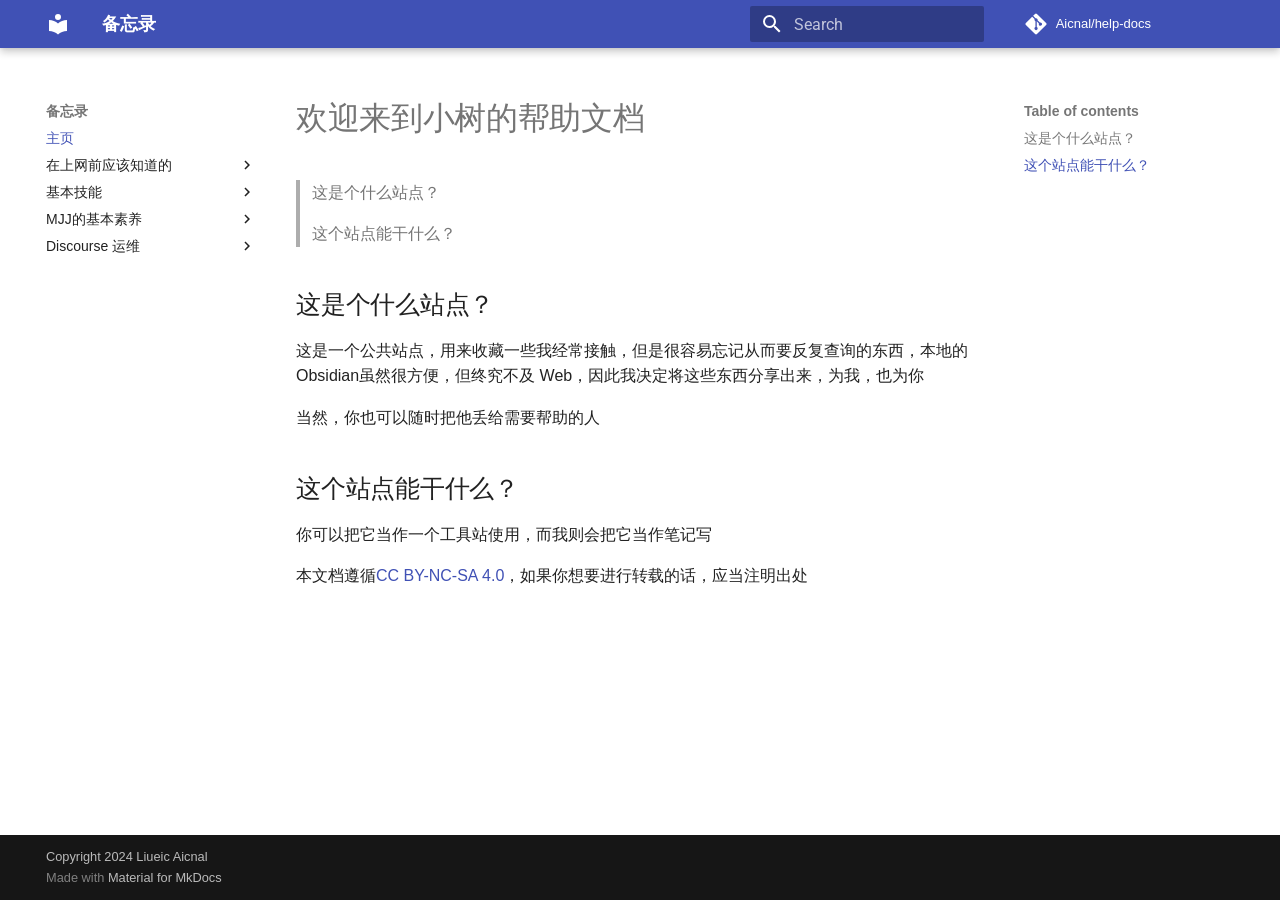
<file: index.html>
<!doctype html><html lang=en class=no-js> <head><meta charset=utf-8><meta name=viewport content="width=device-width,initial-scale=1"><meta name=description content=怕自己忘的备忘录qvq><meta name=author content="Liueic Aicnal"><link href=%E5%9C%A8%E4%B8%8A%E7%BD%91%E5%89%8D%E5%BA%94%E8%AF%A5%E7%9F%A5%E9%81%93%E7%9A%84/how-to-ask/ rel=next><link rel=icon href=assets/images/favicon.png><meta name=generator content="mkdocs-1.6.1, mkdocs-material-9.5.47"><title>备忘录</title><link rel=stylesheet href=assets/stylesheets/main.6f8fc17f.min.css><link rel=stylesheet href=assets/stylesheets/palette.06af60db.min.css><link rel=preconnect href=https://fonts.gstatic.com crossorigin><link rel=stylesheet href="https://fonts.googleapis.com/css?family=Roboto:300,300i,400,400i,700,700i%7CRoboto+Mono:400,400i,700,700i&display=fallback"><style>:root{--md-text-font:"Roboto";--md-code-font:"Roboto Mono"}</style><link rel=stylesheet href=stylesheets/extra.css><link rel=stylesheet href=https://cdn.staticfile.org/lxgw-wenkai-screen-webfont/1.7.0/lxgwwenkaiscreen.css><script>__md_scope=new URL(".",location),__md_hash=e=>[...e].reduce(((e,_)=>(e<<5)-e+_.charCodeAt(0)),0),__md_get=(e,_=localStorage,t=__md_scope)=>JSON.parse(_.getItem(t.pathname+"."+e)),__md_set=(e,_,t=localStorage,a=__md_scope)=>{try{t.setItem(a.pathname+"."+e,JSON.stringify(_))}catch(e){}}</script></head> <body dir=ltr data-md-color-scheme=light data-md-color-primary=indigo data-md-color-accent=blue> <input class=md-toggle data-md-toggle=drawer type=checkbox id=__drawer autocomplete=off> <input class=md-toggle data-md-toggle=search type=checkbox id=__search autocomplete=off> <label class=md-overlay for=__drawer></label> <div data-md-component=skip> <a href=#_1 class=md-skip> Skip to content </a> </div> <div data-md-component=announce> </div> <header class="md-header md-header--shadow" data-md-component=header> <nav class="md-header__inner md-grid" aria-label=Header> <a href=. title=备忘录 class="md-header__button md-logo" aria-label=备忘录 data-md-component=logo> <svg xmlns=http://www.w3.org/2000/svg viewbox="0 0 24 24"><path d="M12 8a3 3 0 0 0 3-3 3 3 0 0 0-3-3 3 3 0 0 0-3 3 3 3 0 0 0 3 3m0 3.54C9.64 9.35 6.5 8 3 8v11c3.5 0 6.64 1.35 9 3.54 2.36-2.19 5.5-3.54 9-3.54V8c-3.5 0-6.64 1.35-9 3.54"/></svg> </a> <label class="md-header__button md-icon" for=__drawer> <svg xmlns=http://www.w3.org/2000/svg viewbox="0 0 24 24"><path d="M3 6h18v2H3zm0 5h18v2H3zm0 5h18v2H3z"/></svg> </label> <div class=md-header__title data-md-component=header-title> <div class=md-header__ellipsis> <div class=md-header__topic> <span class=md-ellipsis> 备忘录 </span> </div> <div class=md-header__topic data-md-component=header-topic> <span class=md-ellipsis> 主页 </span> </div> </div> </div> <label class="md-header__button md-icon" for=__search> <svg xmlns=http://www.w3.org/2000/svg viewbox="0 0 24 24"><path d="M9.5 3A6.5 6.5 0 0 1 16 9.5c0 1.61-.59 3.09-1.56 4.23l.27.27h.79l5 5-1.5 1.5-5-5v-.79l-.27-.27A6.52 6.52 0 0 1 9.5 16 6.5 6.5 0 0 1 3 9.5 6.5 6.5 0 0 1 9.5 3m0 2C7 5 5 7 5 9.5S7 14 9.5 14 14 12 14 9.5 12 5 9.5 5"/></svg> </label> <div class=md-search data-md-component=search role=dialog> <label class=md-search__overlay for=__search></label> <div class=md-search__inner role=search> <form class=md-search__form name=search> <input type=text class=md-search__input name=query aria-label=Search placeholder=Search autocapitalize=off autocorrect=off autocomplete=off spellcheck=false data-md-component=search-query required> <label class="md-search__icon md-icon" for=__search> <svg xmlns=http://www.w3.org/2000/svg viewbox="0 0 24 24"><path d="M9.5 3A6.5 6.5 0 0 1 16 9.5c0 1.61-.59 3.09-1.56 4.23l.27.27h.79l5 5-1.5 1.5-5-5v-.79l-.27-.27A6.52 6.52 0 0 1 9.5 16 6.5 6.5 0 0 1 3 9.5 6.5 6.5 0 0 1 9.5 3m0 2C7 5 5 7 5 9.5S7 14 9.5 14 14 12 14 9.5 12 5 9.5 5"/></svg> <svg xmlns=http://www.w3.org/2000/svg viewbox="0 0 24 24"><path d="M20 11v2H8l5.5 5.5-1.42 1.42L4.16 12l7.92-7.92L13.5 5.5 8 11z"/></svg> </label> <nav class=md-search__options aria-label=Search> <button type=reset class="md-search__icon md-icon" title=Clear aria-label=Clear tabindex=-1> <svg xmlns=http://www.w3.org/2000/svg viewbox="0 0 24 24"><path d="M19 6.41 17.59 5 12 10.59 6.41 5 5 6.41 10.59 12 5 17.59 6.41 19 12 13.41 17.59 19 19 17.59 13.41 12z"/></svg> </button> </nav> </form> <div class=md-search__output> <div class=md-search__scrollwrap tabindex=0 data-md-scrollfix> <div class=md-search-result data-md-component=search-result> <div class=md-search-result__meta> Initializing search </div> <ol class=md-search-result__list role=presentation></ol> </div> </div> </div> </div> </div> <div class=md-header__source> <a href=https://github.com/Aicnal/help-docs title="Go to repository" class=md-source data-md-component=source> <div class="md-source__icon md-icon"> <svg xmlns=http://www.w3.org/2000/svg viewbox="0 0 448 512"><!-- Font Awesome Free 6.7.1 by @fontawesome - https://fontawesome.com License - https://fontawesome.com/license/free (Icons: CC BY 4.0, Fonts: SIL OFL 1.1, Code: MIT License) Copyright 2024 Fonticons, Inc.--><path d="M439.55 236.05 244 40.45a28.87 28.87 0 0 0-40.81 0l-40.66 40.63 51.52 51.52c27.06-9.14 52.68 16.77 43.39 43.68l49.66 49.66c34.23-11.8 61.18 31 35.47 56.69-26.49 26.49-70.21-2.87-56-37.34L240.22 199v121.85c25.3 12.54 22.26 41.85 9.08 55a34.34 34.34 0 0 1-48.55 0c-17.57-17.6-11.07-46.91 11.25-56v-123c-20.8-8.51-24.6-30.74-18.64-45L142.57 101 8.45 235.14a28.86 28.86 0 0 0 0 40.81l195.61 195.6a28.86 28.86 0 0 0 40.8 0l194.69-194.69a28.86 28.86 0 0 0 0-40.81"/></svg> </div> <div class=md-source__repository> Aicnal/help-docs </div> </a> </div> </nav> </header> <div class=md-container data-md-component=container> <main class=md-main data-md-component=main> <div class="md-main__inner md-grid"> <div class="md-sidebar md-sidebar--primary" data-md-component=sidebar data-md-type=navigation> <div class=md-sidebar__scrollwrap> <div class=md-sidebar__inner> <nav class="md-nav md-nav--primary" aria-label=Navigation data-md-level=0> <label class=md-nav__title for=__drawer> <a href=. title=备忘录 class="md-nav__button md-logo" aria-label=备忘录 data-md-component=logo> <svg xmlns=http://www.w3.org/2000/svg viewbox="0 0 24 24"><path d="M12 8a3 3 0 0 0 3-3 3 3 0 0 0-3-3 3 3 0 0 0-3 3 3 3 0 0 0 3 3m0 3.54C9.64 9.35 6.5 8 3 8v11c3.5 0 6.64 1.35 9 3.54 2.36-2.19 5.5-3.54 9-3.54V8c-3.5 0-6.64 1.35-9 3.54"/></svg> </a> 备忘录 </label> <div class=md-nav__source> <a href=https://github.com/Aicnal/help-docs title="Go to repository" class=md-source data-md-component=source> <div class="md-source__icon md-icon"> <svg xmlns=http://www.w3.org/2000/svg viewbox="0 0 448 512"><!-- Font Awesome Free 6.7.1 by @fontawesome - https://fontawesome.com License - https://fontawesome.com/license/free (Icons: CC BY 4.0, Fonts: SIL OFL 1.1, Code: MIT License) Copyright 2024 Fonticons, Inc.--><path d="M439.55 236.05 244 40.45a28.87 28.87 0 0 0-40.81 0l-40.66 40.63 51.52 51.52c27.06-9.14 52.68 16.77 43.39 43.68l49.66 49.66c34.23-11.8 61.18 31 35.47 56.69-26.49 26.49-70.21-2.87-56-37.34L240.22 199v121.85c25.3 12.54 22.26 41.85 9.08 55a34.34 34.34 0 0 1-48.55 0c-17.57-17.6-11.07-46.91 11.25-56v-123c-20.8-8.51-24.6-30.74-18.64-45L142.57 101 8.45 235.14a28.86 28.86 0 0 0 0 40.81l195.61 195.6a28.86 28.86 0 0 0 40.8 0l194.69-194.69a28.86 28.86 0 0 0 0-40.81"/></svg> </div> <div class=md-source__repository> Aicnal/help-docs </div> </a> </div> <ul class=md-nav__list data-md-scrollfix> <li class="md-nav__item md-nav__item--active"> <input class="md-nav__toggle md-toggle" type=checkbox id=__toc> <label class="md-nav__link md-nav__link--active" for=__toc> <span class=md-ellipsis> 主页 </span> <span class="md-nav__icon md-icon"></span> </label> <a href=. class="md-nav__link md-nav__link--active"> <span class=md-ellipsis> 主页 </span> </a> <nav class="md-nav md-nav--secondary" aria-label="Table of contents"> <label class=md-nav__title for=__toc> <span class="md-nav__icon md-icon"></span> Table of contents </label> <ul class=md-nav__list data-md-component=toc data-md-scrollfix> <li class=md-nav__item> <a href=#_2 class=md-nav__link> <span class=md-ellipsis> 这是个什么站点？ </span> </a> </li> <li class=md-nav__item> <a href=#_3 class=md-nav__link> <span class=md-ellipsis> 这个站点能干什么？ </span> </a> </li> </ul> </nav> </li> <li class="md-nav__item md-nav__item--nested"> <input class="md-nav__toggle md-toggle " type=checkbox id=__nav_2> <label class=md-nav__link for=__nav_2 id=__nav_2_label tabindex=0> <span class=md-ellipsis> 在上网前应该知道的 </span> <span class="md-nav__icon md-icon"></span> </label> <nav class=md-nav data-md-level=1 aria-labelledby=__nav_2_label aria-expanded=false> <label class=md-nav__title for=__nav_2> <span class="md-nav__icon md-icon"></span> 在上网前应该知道的 </label> <ul class=md-nav__list data-md-scrollfix> <li class=md-nav__item> <a href=%E5%9C%A8%E4%B8%8A%E7%BD%91%E5%89%8D%E5%BA%94%E8%AF%A5%E7%9F%A5%E9%81%93%E7%9A%84/how-to-ask/ class=md-nav__link> <span class=md-ellipsis> 提问的智慧 </span> </a> </li> </ul> </nav> </li> <li class="md-nav__item md-nav__item--nested"> <input class="md-nav__toggle md-toggle " type=checkbox id=__nav_3> <label class=md-nav__link for=__nav_3 id=__nav_3_label tabindex=0> <span class=md-ellipsis> 基本技能 </span> <span class="md-nav__icon md-icon"></span> </label> <nav class=md-nav data-md-level=1 aria-labelledby=__nav_3_label aria-expanded=false> <label class=md-nav__title for=__nav_3> <span class="md-nav__icon md-icon"></span> 基本技能 </label> <ul class=md-nav__list data-md-scrollfix> <li class=md-nav__item> <a href=%E5%9F%BA%E6%9C%AC%E6%8A%80%E8%83%BD/git/ class=md-nav__link> <span class=md-ellipsis> Git </span> </a> </li> <li class=md-nav__item> <a href=%E5%9F%BA%E6%9C%AC%E6%8A%80%E8%83%BD/vim/ class=md-nav__link> <span class=md-ellipsis> Vim </span> </a> </li> <li class=md-nav__item> <a href=%E5%9F%BA%E6%9C%AC%E6%8A%80%E8%83%BD/%E9%85%8D%E7%BD%AESSH%E5%AF%86%E9%92%A5%E4%B8%8E%E7%AD%BE%E5%90%8D/ class=md-nav__link> <span class=md-ellipsis> 配置 SSH 密钥与签名 </span> </a> </li> </ul> </nav> </li> <li class="md-nav__item md-nav__item--nested"> <input class="md-nav__toggle md-toggle " type=checkbox id=__nav_4> <label class=md-nav__link for=__nav_4 id=__nav_4_label tabindex=0> <span class=md-ellipsis> MJJ的基本素养 </span> <span class="md-nav__icon md-icon"></span> </label> <nav class=md-nav data-md-level=1 aria-labelledby=__nav_4_label aria-expanded=false> <label class=md-nav__title for=__nav_4> <span class="md-nav__icon md-icon"></span> MJJ的基本素养 </label> <ul class=md-nav__list data-md-scrollfix> <li class=md-nav__item> <a href=MJJ%E7%9A%84%E5%9F%BA%E6%9C%AC%E7%B4%A0%E5%85%BB/Openssh/ class=md-nav__link> <span class=md-ellipsis> OpenSSH </span> </a> </li> <li class=md-nav__item> <a href=MJJ%E7%9A%84%E5%9F%BA%E6%9C%AC%E7%B4%A0%E5%85%BB/Fail2ban/ class=md-nav__link> <span class=md-ellipsis> Fail2ban </span> </a> </li> </ul> </nav> </li> <li class="md-nav__item md-nav__item--nested"> <input class="md-nav__toggle md-toggle " type=checkbox id=__nav_5> <label class=md-nav__link for=__nav_5 id=__nav_5_label tabindex=0> <span class=md-ellipsis> Discourse 运维 </span> <span class="md-nav__icon md-icon"></span> </label> <nav class=md-nav data-md-level=1 aria-labelledby=__nav_5_label aria-expanded=false> <label class=md-nav__title for=__nav_5> <span class="md-nav__icon md-icon"></span> Discourse 运维 </label> <ul class=md-nav__list data-md-scrollfix> <li class=md-nav__item> <a href=Discourse/Install/ class=md-nav__link> <span class=md-ellipsis> Discourse 安装 </span> </a> </li> <li class=md-nav__item> <a href=Discourse/plugin/ class=md-nav__link> <span class=md-ellipsis> Discourse 插件 </span> </a> </li> <li class=md-nav__item> <a href=Discourse/admin/ class=md-nav__link> <span class=md-ellipsis> Discourse admin配置 </span> </a> </li> </ul> </nav> </li> </ul> </nav> </div> </div> </div> <div class="md-sidebar md-sidebar--secondary" data-md-component=sidebar data-md-type=toc> <div class=md-sidebar__scrollwrap> <div class=md-sidebar__inner> <nav class="md-nav md-nav--secondary" aria-label="Table of contents"> <label class=md-nav__title for=__toc> <span class="md-nav__icon md-icon"></span> Table of contents </label> <ul class=md-nav__list data-md-component=toc data-md-scrollfix> <li class=md-nav__item> <a href=#_2 class=md-nav__link> <span class=md-ellipsis> 这是个什么站点？ </span> </a> </li> <li class=md-nav__item> <a href=#_3 class=md-nav__link> <span class=md-ellipsis> 这个站点能干什么？ </span> </a> </li> </ul> </nav> </div> </div> </div> <div class=md-content data-md-component=content> <article class="md-content__inner md-typeset"> <h1 id=_1>欢迎来到小树的帮助文档<a class=headerlink href=#_1 title="Permanent link">&para;</a></h1> <blockquote> <p>这是个什么站点？</p> <p>这个站点能干什么？</p> </blockquote> <h2 id=_2>这是个什么站点？<a class=headerlink href=#_2 title="Permanent link">&para;</a></h2> <p>这是一个公共站点，用来收藏一些我经常接触，但是很容易忘记从而要反复查询的东西，本地的Obsidian虽然很方便，但终究不及 Web，因此我决定将这些东西分享出来，为我，也为你</p> <p>当然，你也可以随时把他丢给需要帮助的人</p> <h2 id=_3>这个站点能干什么？<a class=headerlink href=#_3 title="Permanent link">&para;</a></h2> <p>你可以把它当作一个工具站使用，而我则会把它当作笔记写</p> <p>本文档遵循<a href=https://creativecommons.org/licenses/by-nc-sa/4.0/ >CC BY-NC-SA 4.0</a>，如果你想要进行转载的话，应当注明出处</p> </article> </div> <script>var target=document.getElementById(location.hash.slice(1));target&&target.name&&(target.checked=target.name.startsWith("__tabbed_"))</script> </div> </main> <footer class=md-footer> <div class="md-footer-meta md-typeset"> <div class="md-footer-meta__inner md-grid"> <div class=md-copyright> <div class=md-copyright__highlight> Copyright 2024 Liueic Aicnal </div> Made with <a href=https://squidfunk.github.io/mkdocs-material/ target=_blank rel=noopener> Material for MkDocs </a> </div> </div> </div> </footer> </div> <div class=md-dialog data-md-component=dialog> <div class="md-dialog__inner md-typeset"></div> </div> <script id=__config type=application/json>{"base": ".", "features": [], "search": "assets/javascripts/workers/search.6ce7567c.min.js", "translations": {"clipboard.copied": "Copied to clipboard", "clipboard.copy": "Copy to clipboard", "search.result.more.one": "1 more on this page", "search.result.more.other": "# more on this page", "search.result.none": "No matching documents", "search.result.one": "1 matching document", "search.result.other": "# matching documents", "search.result.placeholder": "Type to start searching", "search.result.term.missing": "Missing", "select.version": "Select version"}}</script> <script src=assets/javascripts/bundle.83f73b43.min.js></script> </body> </html>
</file>
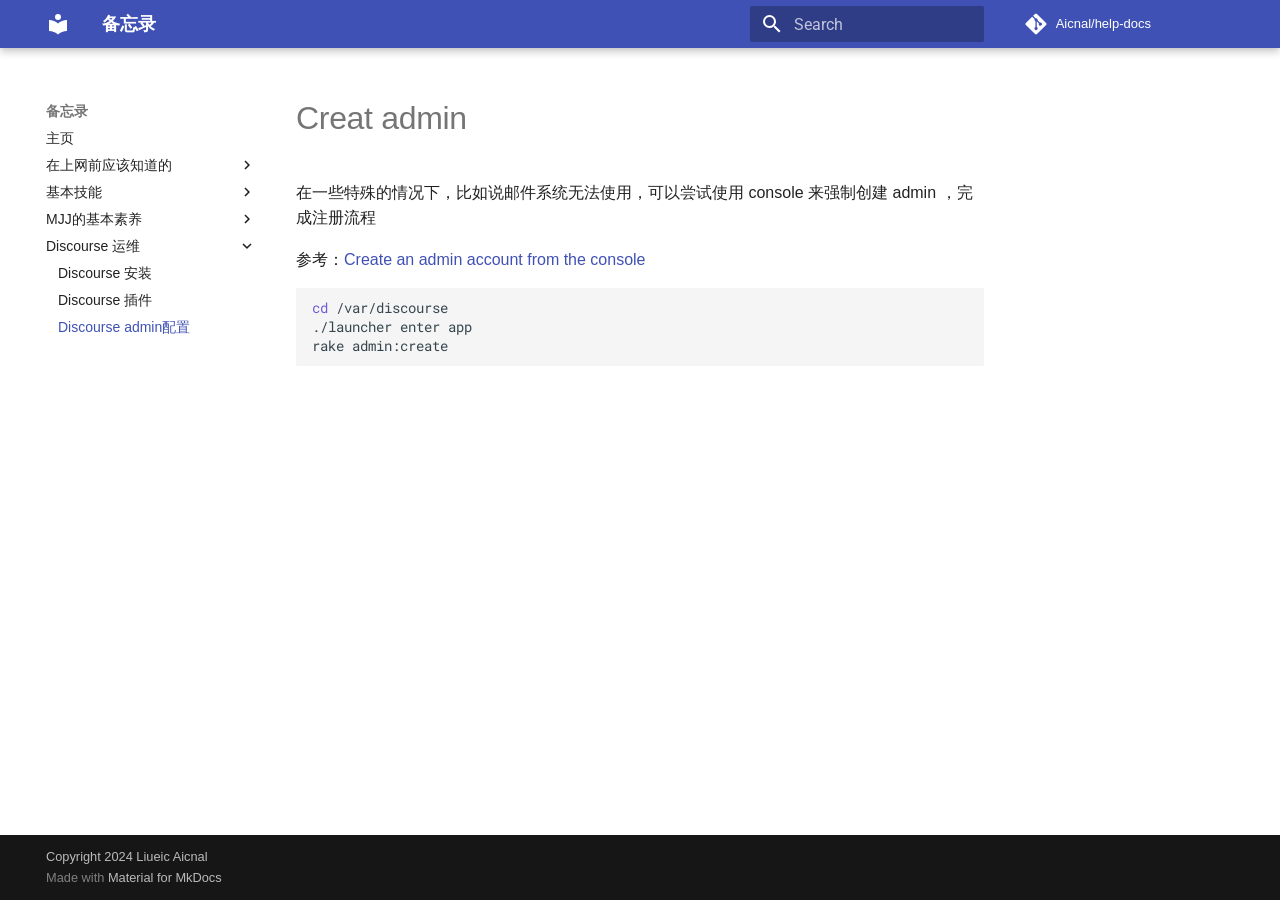
<file: Discourse/admin/index.html>
<!doctype html><html lang=en class=no-js> <head><meta charset=utf-8><meta name=viewport content="width=device-width,initial-scale=1"><meta name=description content=怕自己忘的备忘录qvq><meta name=author content="Liueic Aicnal"><link href=../plugin/ rel=prev><link rel=icon href=../../assets/images/favicon.png><meta name=generator content="mkdocs-1.6.1, mkdocs-material-9.5.47"><title>Discourse admin配置 - 备忘录</title><link rel=stylesheet href=../../assets/stylesheets/main.6f8fc17f.min.css><link rel=stylesheet href=../../assets/stylesheets/palette.06af60db.min.css><link rel=preconnect href=https://fonts.gstatic.com crossorigin><link rel=stylesheet href="https://fonts.googleapis.com/css?family=Roboto:300,300i,400,400i,700,700i%7CRoboto+Mono:400,400i,700,700i&display=fallback"><style>:root{--md-text-font:"Roboto";--md-code-font:"Roboto Mono"}</style><link rel=stylesheet href=../../stylesheets/extra.css><link rel=stylesheet href=https://cdn.staticfile.org/lxgw-wenkai-screen-webfont/1.7.0/lxgwwenkaiscreen.css><script>__md_scope=new URL("../..",location),__md_hash=e=>[...e].reduce(((e,_)=>(e<<5)-e+_.charCodeAt(0)),0),__md_get=(e,_=localStorage,t=__md_scope)=>JSON.parse(_.getItem(t.pathname+"."+e)),__md_set=(e,_,t=localStorage,a=__md_scope)=>{try{t.setItem(a.pathname+"."+e,JSON.stringify(_))}catch(e){}}</script></head> <body dir=ltr data-md-color-scheme=light data-md-color-primary=indigo data-md-color-accent=blue> <input class=md-toggle data-md-toggle=drawer type=checkbox id=__drawer autocomplete=off> <input class=md-toggle data-md-toggle=search type=checkbox id=__search autocomplete=off> <label class=md-overlay for=__drawer></label> <div data-md-component=skip> <a href=#creat-admin class=md-skip> Skip to content </a> </div> <div data-md-component=announce> </div> <header class="md-header md-header--shadow" data-md-component=header> <nav class="md-header__inner md-grid" aria-label=Header> <a href=../.. title=备忘录 class="md-header__button md-logo" aria-label=备忘录 data-md-component=logo> <svg xmlns=http://www.w3.org/2000/svg viewbox="0 0 24 24"><path d="M12 8a3 3 0 0 0 3-3 3 3 0 0 0-3-3 3 3 0 0 0-3 3 3 3 0 0 0 3 3m0 3.54C9.64 9.35 6.5 8 3 8v11c3.5 0 6.64 1.35 9 3.54 2.36-2.19 5.5-3.54 9-3.54V8c-3.5 0-6.64 1.35-9 3.54"/></svg> </a> <label class="md-header__button md-icon" for=__drawer> <svg xmlns=http://www.w3.org/2000/svg viewbox="0 0 24 24"><path d="M3 6h18v2H3zm0 5h18v2H3zm0 5h18v2H3z"/></svg> </label> <div class=md-header__title data-md-component=header-title> <div class=md-header__ellipsis> <div class=md-header__topic> <span class=md-ellipsis> 备忘录 </span> </div> <div class=md-header__topic data-md-component=header-topic> <span class=md-ellipsis> Discourse admin配置 </span> </div> </div> </div> <label class="md-header__button md-icon" for=__search> <svg xmlns=http://www.w3.org/2000/svg viewbox="0 0 24 24"><path d="M9.5 3A6.5 6.5 0 0 1 16 9.5c0 1.61-.59 3.09-1.56 4.23l.27.27h.79l5 5-1.5 1.5-5-5v-.79l-.27-.27A6.52 6.52 0 0 1 9.5 16 6.5 6.5 0 0 1 3 9.5 6.5 6.5 0 0 1 9.5 3m0 2C7 5 5 7 5 9.5S7 14 9.5 14 14 12 14 9.5 12 5 9.5 5"/></svg> </label> <div class=md-search data-md-component=search role=dialog> <label class=md-search__overlay for=__search></label> <div class=md-search__inner role=search> <form class=md-search__form name=search> <input type=text class=md-search__input name=query aria-label=Search placeholder=Search autocapitalize=off autocorrect=off autocomplete=off spellcheck=false data-md-component=search-query required> <label class="md-search__icon md-icon" for=__search> <svg xmlns=http://www.w3.org/2000/svg viewbox="0 0 24 24"><path d="M9.5 3A6.5 6.5 0 0 1 16 9.5c0 1.61-.59 3.09-1.56 4.23l.27.27h.79l5 5-1.5 1.5-5-5v-.79l-.27-.27A6.52 6.52 0 0 1 9.5 16 6.5 6.5 0 0 1 3 9.5 6.5 6.5 0 0 1 9.5 3m0 2C7 5 5 7 5 9.5S7 14 9.5 14 14 12 14 9.5 12 5 9.5 5"/></svg> <svg xmlns=http://www.w3.org/2000/svg viewbox="0 0 24 24"><path d="M20 11v2H8l5.5 5.5-1.42 1.42L4.16 12l7.92-7.92L13.5 5.5 8 11z"/></svg> </label> <nav class=md-search__options aria-label=Search> <button type=reset class="md-search__icon md-icon" title=Clear aria-label=Clear tabindex=-1> <svg xmlns=http://www.w3.org/2000/svg viewbox="0 0 24 24"><path d="M19 6.41 17.59 5 12 10.59 6.41 5 5 6.41 10.59 12 5 17.59 6.41 19 12 13.41 17.59 19 19 17.59 13.41 12z"/></svg> </button> </nav> </form> <div class=md-search__output> <div class=md-search__scrollwrap tabindex=0 data-md-scrollfix> <div class=md-search-result data-md-component=search-result> <div class=md-search-result__meta> Initializing search </div> <ol class=md-search-result__list role=presentation></ol> </div> </div> </div> </div> </div> <div class=md-header__source> <a href=https://github.com/Aicnal/help-docs title="Go to repository" class=md-source data-md-component=source> <div class="md-source__icon md-icon"> <svg xmlns=http://www.w3.org/2000/svg viewbox="0 0 448 512"><!-- Font Awesome Free 6.7.1 by @fontawesome - https://fontawesome.com License - https://fontawesome.com/license/free (Icons: CC BY 4.0, Fonts: SIL OFL 1.1, Code: MIT License) Copyright 2024 Fonticons, Inc.--><path d="M439.55 236.05 244 40.45a28.87 28.87 0 0 0-40.81 0l-40.66 40.63 51.52 51.52c27.06-9.14 52.68 16.77 43.39 43.68l49.66 49.66c34.23-11.8 61.18 31 35.47 56.69-26.49 26.49-70.21-2.87-56-37.34L240.22 199v121.85c25.3 12.54 22.26 41.85 9.08 55a34.34 34.34 0 0 1-48.55 0c-17.57-17.6-11.07-46.91 11.25-56v-123c-20.8-8.51-24.6-30.74-18.64-45L142.57 101 8.45 235.14a28.86 28.86 0 0 0 0 40.81l195.61 195.6a28.86 28.86 0 0 0 40.8 0l194.69-194.69a28.86 28.86 0 0 0 0-40.81"/></svg> </div> <div class=md-source__repository> Aicnal/help-docs </div> </a> </div> </nav> </header> <div class=md-container data-md-component=container> <main class=md-main data-md-component=main> <div class="md-main__inner md-grid"> <div class="md-sidebar md-sidebar--primary" data-md-component=sidebar data-md-type=navigation> <div class=md-sidebar__scrollwrap> <div class=md-sidebar__inner> <nav class="md-nav md-nav--primary" aria-label=Navigation data-md-level=0> <label class=md-nav__title for=__drawer> <a href=../.. title=备忘录 class="md-nav__button md-logo" aria-label=备忘录 data-md-component=logo> <svg xmlns=http://www.w3.org/2000/svg viewbox="0 0 24 24"><path d="M12 8a3 3 0 0 0 3-3 3 3 0 0 0-3-3 3 3 0 0 0-3 3 3 3 0 0 0 3 3m0 3.54C9.64 9.35 6.5 8 3 8v11c3.5 0 6.64 1.35 9 3.54 2.36-2.19 5.5-3.54 9-3.54V8c-3.5 0-6.64 1.35-9 3.54"/></svg> </a> 备忘录 </label> <div class=md-nav__source> <a href=https://github.com/Aicnal/help-docs title="Go to repository" class=md-source data-md-component=source> <div class="md-source__icon md-icon"> <svg xmlns=http://www.w3.org/2000/svg viewbox="0 0 448 512"><!-- Font Awesome Free 6.7.1 by @fontawesome - https://fontawesome.com License - https://fontawesome.com/license/free (Icons: CC BY 4.0, Fonts: SIL OFL 1.1, Code: MIT License) Copyright 2024 Fonticons, Inc.--><path d="M439.55 236.05 244 40.45a28.87 28.87 0 0 0-40.81 0l-40.66 40.63 51.52 51.52c27.06-9.14 52.68 16.77 43.39 43.68l49.66 49.66c34.23-11.8 61.18 31 35.47 56.69-26.49 26.49-70.21-2.87-56-37.34L240.22 199v121.85c25.3 12.54 22.26 41.85 9.08 55a34.34 34.34 0 0 1-48.55 0c-17.57-17.6-11.07-46.91 11.25-56v-123c-20.8-8.51-24.6-30.74-18.64-45L142.57 101 8.45 235.14a28.86 28.86 0 0 0 0 40.81l195.61 195.6a28.86 28.86 0 0 0 40.8 0l194.69-194.69a28.86 28.86 0 0 0 0-40.81"/></svg> </div> <div class=md-source__repository> Aicnal/help-docs </div> </a> </div> <ul class=md-nav__list data-md-scrollfix> <li class=md-nav__item> <a href=../.. class=md-nav__link> <span class=md-ellipsis> 主页 </span> </a> </li> <li class="md-nav__item md-nav__item--nested"> <input class="md-nav__toggle md-toggle " type=checkbox id=__nav_2> <label class=md-nav__link for=__nav_2 id=__nav_2_label tabindex=0> <span class=md-ellipsis> 在上网前应该知道的 </span> <span class="md-nav__icon md-icon"></span> </label> <nav class=md-nav data-md-level=1 aria-labelledby=__nav_2_label aria-expanded=false> <label class=md-nav__title for=__nav_2> <span class="md-nav__icon md-icon"></span> 在上网前应该知道的 </label> <ul class=md-nav__list data-md-scrollfix> <li class=md-nav__item> <a href=../../%E5%9C%A8%E4%B8%8A%E7%BD%91%E5%89%8D%E5%BA%94%E8%AF%A5%E7%9F%A5%E9%81%93%E7%9A%84/how-to-ask/ class=md-nav__link> <span class=md-ellipsis> 提问的智慧 </span> </a> </li> </ul> </nav> </li> <li class="md-nav__item md-nav__item--nested"> <input class="md-nav__toggle md-toggle " type=checkbox id=__nav_3> <label class=md-nav__link for=__nav_3 id=__nav_3_label tabindex=0> <span class=md-ellipsis> 基本技能 </span> <span class="md-nav__icon md-icon"></span> </label> <nav class=md-nav data-md-level=1 aria-labelledby=__nav_3_label aria-expanded=false> <label class=md-nav__title for=__nav_3> <span class="md-nav__icon md-icon"></span> 基本技能 </label> <ul class=md-nav__list data-md-scrollfix> <li class=md-nav__item> <a href=../../%E5%9F%BA%E6%9C%AC%E6%8A%80%E8%83%BD/git/ class=md-nav__link> <span class=md-ellipsis> Git </span> </a> </li> <li class=md-nav__item> <a href=../../%E5%9F%BA%E6%9C%AC%E6%8A%80%E8%83%BD/vim/ class=md-nav__link> <span class=md-ellipsis> Vim </span> </a> </li> <li class=md-nav__item> <a href=../../%E5%9F%BA%E6%9C%AC%E6%8A%80%E8%83%BD/%E9%85%8D%E7%BD%AESSH%E5%AF%86%E9%92%A5%E4%B8%8E%E7%AD%BE%E5%90%8D/ class=md-nav__link> <span class=md-ellipsis> 配置 SSH 密钥与签名 </span> </a> </li> </ul> </nav> </li> <li class="md-nav__item md-nav__item--nested"> <input class="md-nav__toggle md-toggle " type=checkbox id=__nav_4> <label class=md-nav__link for=__nav_4 id=__nav_4_label tabindex=0> <span class=md-ellipsis> MJJ的基本素养 </span> <span class="md-nav__icon md-icon"></span> </label> <nav class=md-nav data-md-level=1 aria-labelledby=__nav_4_label aria-expanded=false> <label class=md-nav__title for=__nav_4> <span class="md-nav__icon md-icon"></span> MJJ的基本素养 </label> <ul class=md-nav__list data-md-scrollfix> <li class=md-nav__item> <a href=../../MJJ%E7%9A%84%E5%9F%BA%E6%9C%AC%E7%B4%A0%E5%85%BB/Openssh/ class=md-nav__link> <span class=md-ellipsis> OpenSSH </span> </a> </li> <li class=md-nav__item> <a href=../../MJJ%E7%9A%84%E5%9F%BA%E6%9C%AC%E7%B4%A0%E5%85%BB/Fail2ban/ class=md-nav__link> <span class=md-ellipsis> Fail2ban </span> </a> </li> </ul> </nav> </li> <li class="md-nav__item md-nav__item--active md-nav__item--nested"> <input class="md-nav__toggle md-toggle " type=checkbox id=__nav_5 checked> <label class=md-nav__link for=__nav_5 id=__nav_5_label tabindex=0> <span class=md-ellipsis> Discourse 运维 </span> <span class="md-nav__icon md-icon"></span> </label> <nav class=md-nav data-md-level=1 aria-labelledby=__nav_5_label aria-expanded=true> <label class=md-nav__title for=__nav_5> <span class="md-nav__icon md-icon"></span> Discourse 运维 </label> <ul class=md-nav__list data-md-scrollfix> <li class=md-nav__item> <a href=../Install/ class=md-nav__link> <span class=md-ellipsis> Discourse 安装 </span> </a> </li> <li class=md-nav__item> <a href=../plugin/ class=md-nav__link> <span class=md-ellipsis> Discourse 插件 </span> </a> </li> <li class="md-nav__item md-nav__item--active"> <input class="md-nav__toggle md-toggle" type=checkbox id=__toc> <a href=./ class="md-nav__link md-nav__link--active"> <span class=md-ellipsis> Discourse admin配置 </span> </a> </li> </ul> </nav> </li> </ul> </nav> </div> </div> </div> <div class="md-sidebar md-sidebar--secondary" data-md-component=sidebar data-md-type=toc> <div class=md-sidebar__scrollwrap> <div class=md-sidebar__inner> <nav class="md-nav md-nav--secondary" aria-label="Table of contents"> </nav> </div> </div> </div> <div class=md-content data-md-component=content> <article class="md-content__inner md-typeset"> <h1 id=creat-admin>Creat admin<a class=headerlink href=#creat-admin title="Permanent link">&para;</a></h1> <p>在一些特殊的情况下，比如说邮件系统无法使用，可以尝试使用 console 来强制创建 admin ，完成注册流程</p> <p>参考：<a href=https://meta.discourse.org/t/create-an-admin-account-from-the-console/17274>Create an admin account from the console</a></p> <div class="language-bash highlight"><pre><span></span><code><span id=__span-0-1><a id=__codelineno-0-1 name=__codelineno-0-1 href=#__codelineno-0-1></a><span class=nb>cd</span><span class=w> </span>/var/discourse
</span><span id=__span-0-2><a id=__codelineno-0-2 name=__codelineno-0-2 href=#__codelineno-0-2></a>./launcher<span class=w> </span>enter<span class=w> </span>app
</span><span id=__span-0-3><a id=__codelineno-0-3 name=__codelineno-0-3 href=#__codelineno-0-3></a>rake<span class=w> </span>admin:create
</span></code></pre></div> </article> </div> <script>var target=document.getElementById(location.hash.slice(1));target&&target.name&&(target.checked=target.name.startsWith("__tabbed_"))</script> </div> </main> <footer class=md-footer> <div class="md-footer-meta md-typeset"> <div class="md-footer-meta__inner md-grid"> <div class=md-copyright> <div class=md-copyright__highlight> Copyright 2024 Liueic Aicnal </div> Made with <a href=https://squidfunk.github.io/mkdocs-material/ target=_blank rel=noopener> Material for MkDocs </a> </div> </div> </div> </footer> </div> <div class=md-dialog data-md-component=dialog> <div class="md-dialog__inner md-typeset"></div> </div> <script id=__config type=application/json>{"base": "../..", "features": [], "search": "../../assets/javascripts/workers/search.6ce7567c.min.js", "translations": {"clipboard.copied": "Copied to clipboard", "clipboard.copy": "Copy to clipboard", "search.result.more.one": "1 more on this page", "search.result.more.other": "# more on this page", "search.result.none": "No matching documents", "search.result.one": "1 matching document", "search.result.other": "# matching documents", "search.result.placeholder": "Type to start searching", "search.result.term.missing": "Missing", "select.version": "Select version"}}</script> <script src=../../assets/javascripts/bundle.83f73b43.min.js></script> </body> </html>
</file>
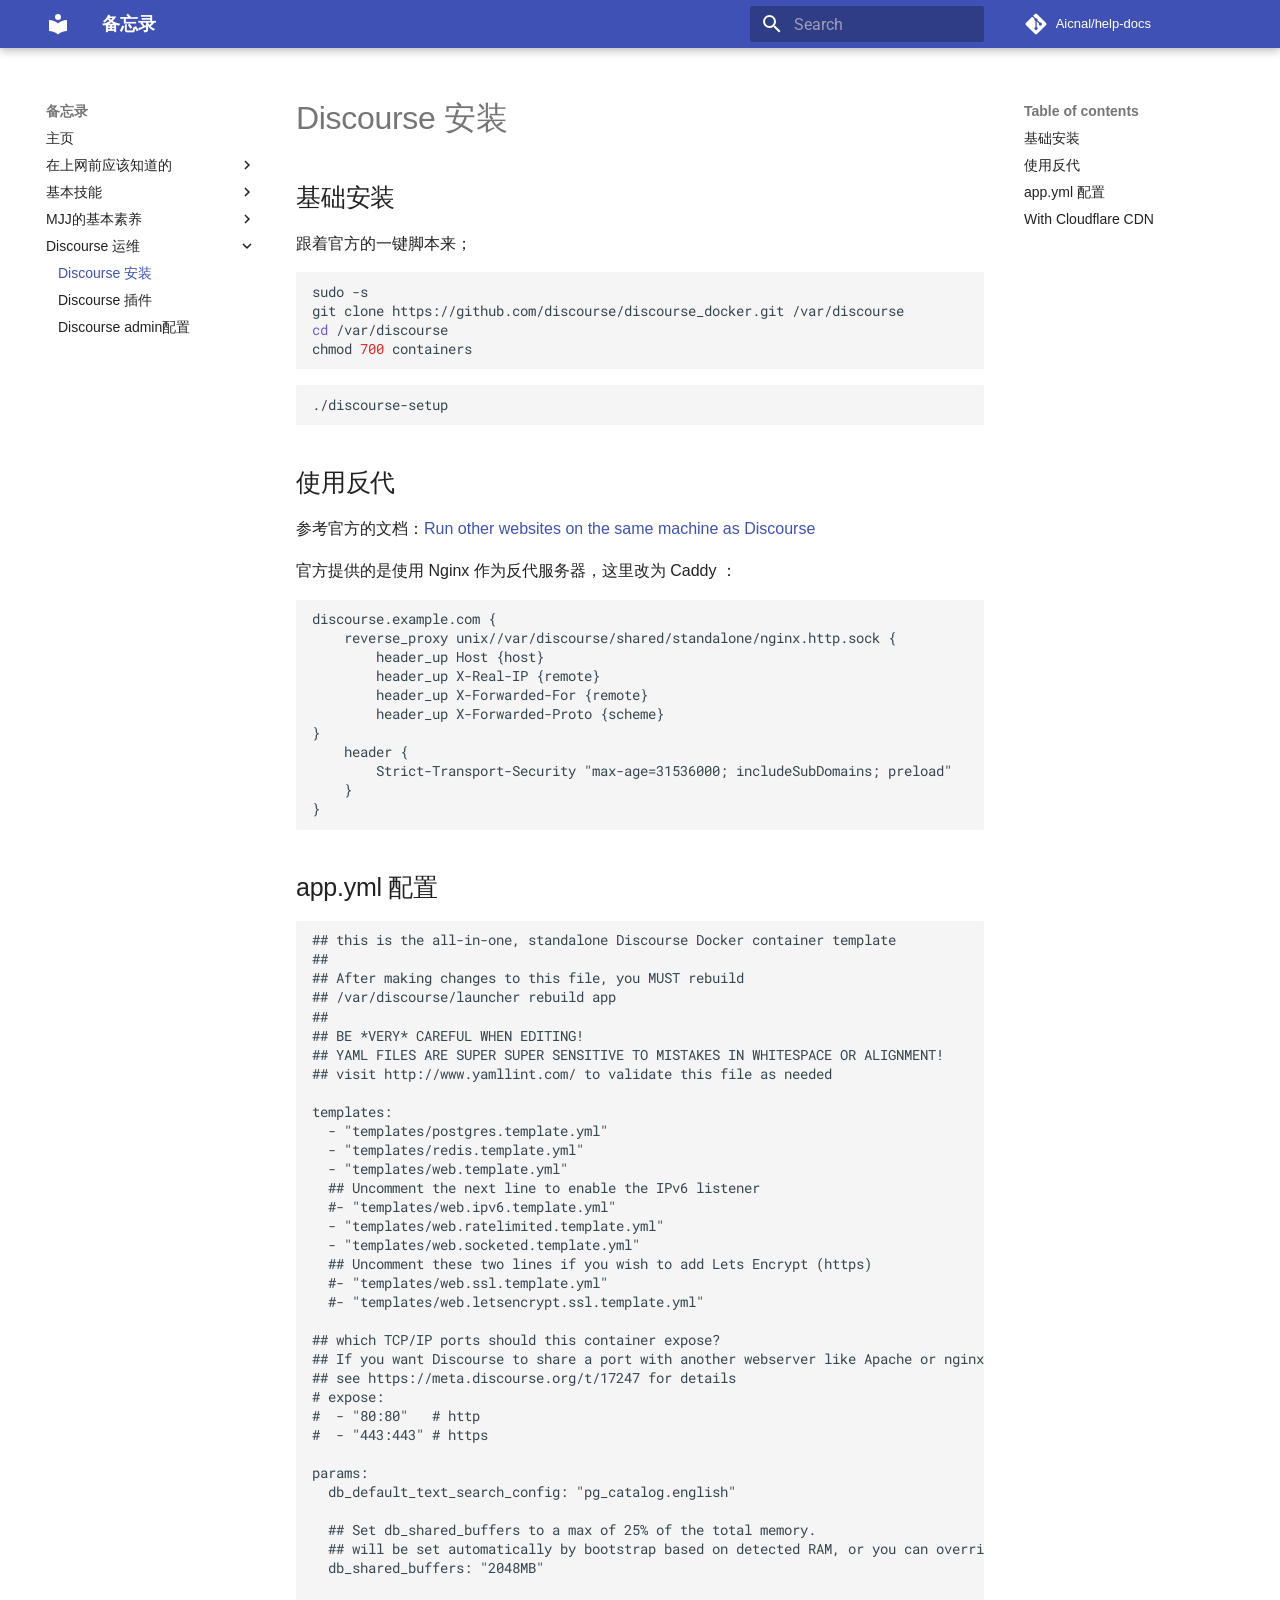
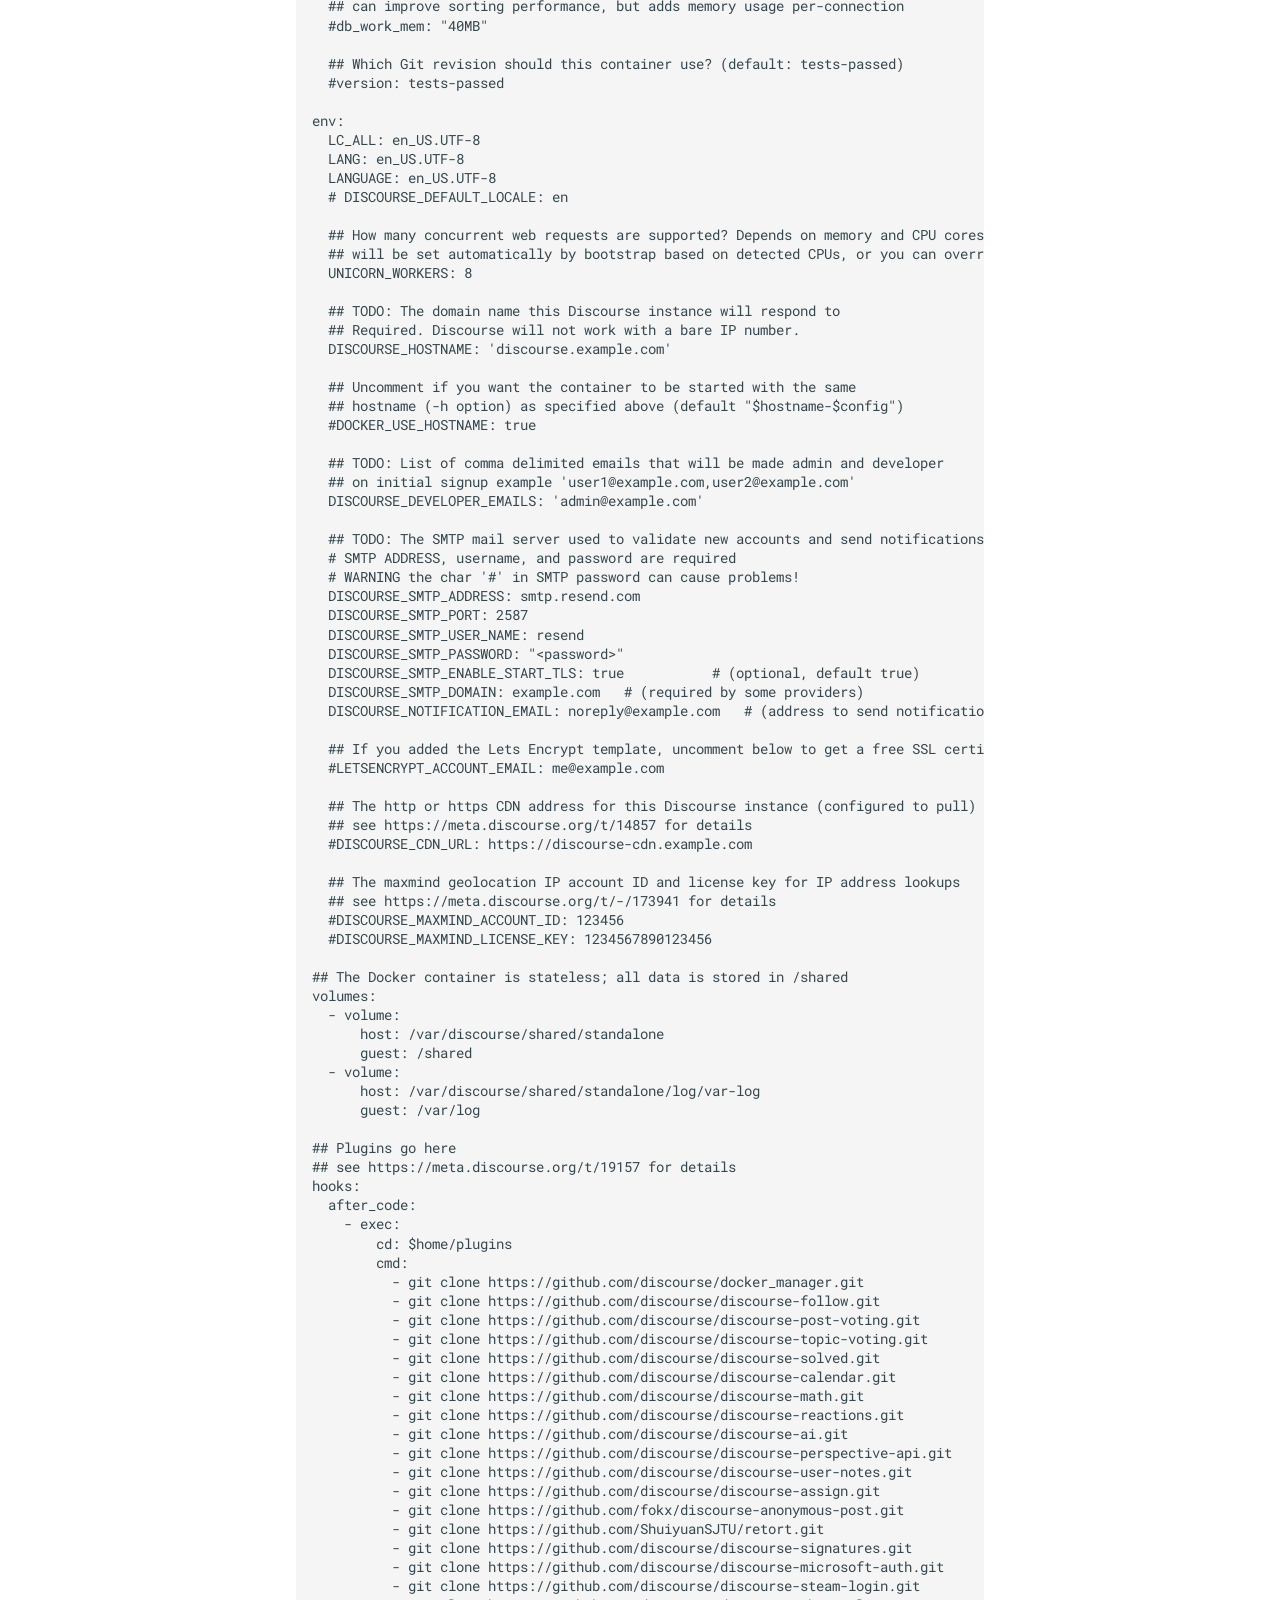
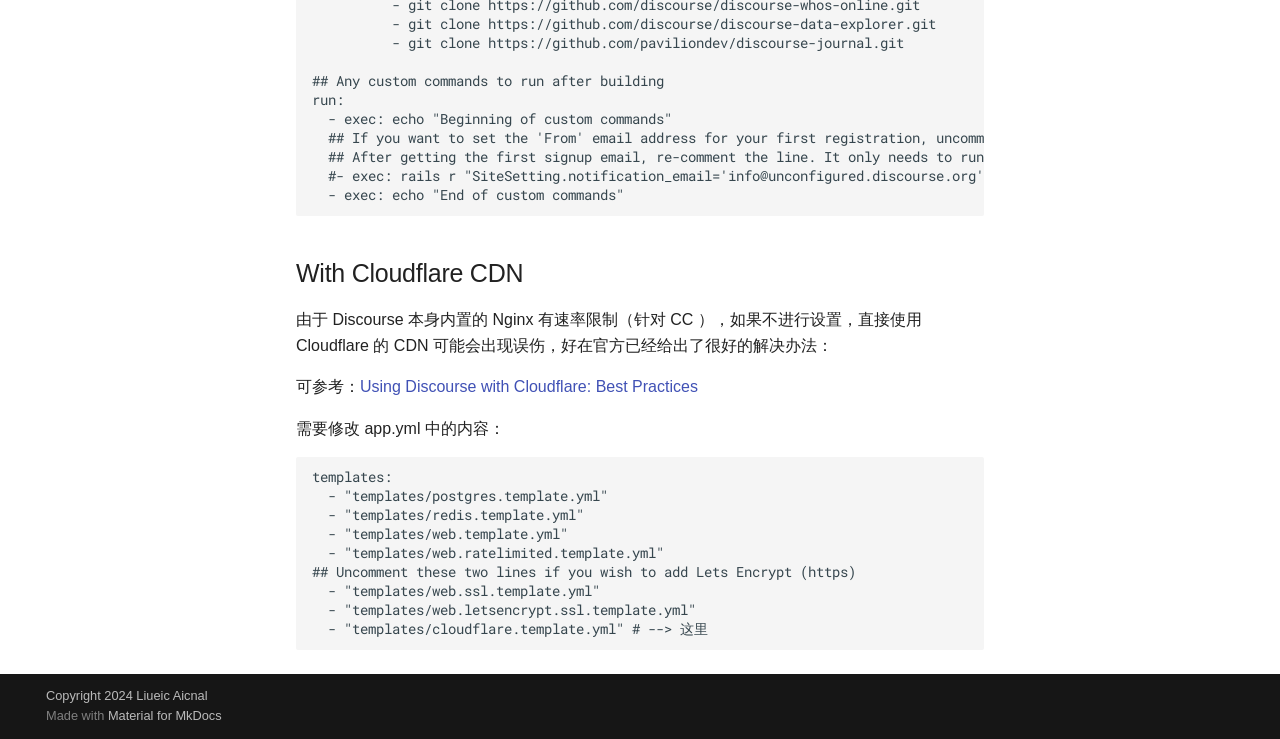
<file: Discourse/Install/index.html>
<!doctype html><html lang=en class=no-js> <head><meta charset=utf-8><meta name=viewport content="width=device-width,initial-scale=1"><meta name=description content=怕自己忘的备忘录qvq><meta name=author content="Liueic Aicnal"><link href=../../MJJ%E7%9A%84%E5%9F%BA%E6%9C%AC%E7%B4%A0%E5%85%BB/Fail2ban/ rel=prev><link href=../plugin/ rel=next><link rel=icon href=../../assets/images/favicon.png><meta name=generator content="mkdocs-1.6.1, mkdocs-material-9.5.47"><title>Discourse 安装 - 备忘录</title><link rel=stylesheet href=../../assets/stylesheets/main.6f8fc17f.min.css><link rel=stylesheet href=../../assets/stylesheets/palette.06af60db.min.css><link rel=preconnect href=https://fonts.gstatic.com crossorigin><link rel=stylesheet href="https://fonts.googleapis.com/css?family=Roboto:300,300i,400,400i,700,700i%7CRoboto+Mono:400,400i,700,700i&display=fallback"><style>:root{--md-text-font:"Roboto";--md-code-font:"Roboto Mono"}</style><link rel=stylesheet href=../../stylesheets/extra.css><link rel=stylesheet href=https://cdn.staticfile.org/lxgw-wenkai-screen-webfont/1.7.0/lxgwwenkaiscreen.css><script>__md_scope=new URL("../..",location),__md_hash=e=>[...e].reduce(((e,_)=>(e<<5)-e+_.charCodeAt(0)),0),__md_get=(e,_=localStorage,t=__md_scope)=>JSON.parse(_.getItem(t.pathname+"."+e)),__md_set=(e,_,t=localStorage,a=__md_scope)=>{try{t.setItem(a.pathname+"."+e,JSON.stringify(_))}catch(e){}}</script></head> <body dir=ltr data-md-color-scheme=light data-md-color-primary=indigo data-md-color-accent=blue> <input class=md-toggle data-md-toggle=drawer type=checkbox id=__drawer autocomplete=off> <input class=md-toggle data-md-toggle=search type=checkbox id=__search autocomplete=off> <label class=md-overlay for=__drawer></label> <div data-md-component=skip> <a href=#discourse class=md-skip> Skip to content </a> </div> <div data-md-component=announce> </div> <header class="md-header md-header--shadow" data-md-component=header> <nav class="md-header__inner md-grid" aria-label=Header> <a href=../.. title=备忘录 class="md-header__button md-logo" aria-label=备忘录 data-md-component=logo> <svg xmlns=http://www.w3.org/2000/svg viewbox="0 0 24 24"><path d="M12 8a3 3 0 0 0 3-3 3 3 0 0 0-3-3 3 3 0 0 0-3 3 3 3 0 0 0 3 3m0 3.54C9.64 9.35 6.5 8 3 8v11c3.5 0 6.64 1.35 9 3.54 2.36-2.19 5.5-3.54 9-3.54V8c-3.5 0-6.64 1.35-9 3.54"/></svg> </a> <label class="md-header__button md-icon" for=__drawer> <svg xmlns=http://www.w3.org/2000/svg viewbox="0 0 24 24"><path d="M3 6h18v2H3zm0 5h18v2H3zm0 5h18v2H3z"/></svg> </label> <div class=md-header__title data-md-component=header-title> <div class=md-header__ellipsis> <div class=md-header__topic> <span class=md-ellipsis> 备忘录 </span> </div> <div class=md-header__topic data-md-component=header-topic> <span class=md-ellipsis> Discourse 安装 </span> </div> </div> </div> <label class="md-header__button md-icon" for=__search> <svg xmlns=http://www.w3.org/2000/svg viewbox="0 0 24 24"><path d="M9.5 3A6.5 6.5 0 0 1 16 9.5c0 1.61-.59 3.09-1.56 4.23l.27.27h.79l5 5-1.5 1.5-5-5v-.79l-.27-.27A6.52 6.52 0 0 1 9.5 16 6.5 6.5 0 0 1 3 9.5 6.5 6.5 0 0 1 9.5 3m0 2C7 5 5 7 5 9.5S7 14 9.5 14 14 12 14 9.5 12 5 9.5 5"/></svg> </label> <div class=md-search data-md-component=search role=dialog> <label class=md-search__overlay for=__search></label> <div class=md-search__inner role=search> <form class=md-search__form name=search> <input type=text class=md-search__input name=query aria-label=Search placeholder=Search autocapitalize=off autocorrect=off autocomplete=off spellcheck=false data-md-component=search-query required> <label class="md-search__icon md-icon" for=__search> <svg xmlns=http://www.w3.org/2000/svg viewbox="0 0 24 24"><path d="M9.5 3A6.5 6.5 0 0 1 16 9.5c0 1.61-.59 3.09-1.56 4.23l.27.27h.79l5 5-1.5 1.5-5-5v-.79l-.27-.27A6.52 6.52 0 0 1 9.5 16 6.5 6.5 0 0 1 3 9.5 6.5 6.5 0 0 1 9.5 3m0 2C7 5 5 7 5 9.5S7 14 9.5 14 14 12 14 9.5 12 5 9.5 5"/></svg> <svg xmlns=http://www.w3.org/2000/svg viewbox="0 0 24 24"><path d="M20 11v2H8l5.5 5.5-1.42 1.42L4.16 12l7.92-7.92L13.5 5.5 8 11z"/></svg> </label> <nav class=md-search__options aria-label=Search> <button type=reset class="md-search__icon md-icon" title=Clear aria-label=Clear tabindex=-1> <svg xmlns=http://www.w3.org/2000/svg viewbox="0 0 24 24"><path d="M19 6.41 17.59 5 12 10.59 6.41 5 5 6.41 10.59 12 5 17.59 6.41 19 12 13.41 17.59 19 19 17.59 13.41 12z"/></svg> </button> </nav> </form> <div class=md-search__output> <div class=md-search__scrollwrap tabindex=0 data-md-scrollfix> <div class=md-search-result data-md-component=search-result> <div class=md-search-result__meta> Initializing search </div> <ol class=md-search-result__list role=presentation></ol> </div> </div> </div> </div> </div> <div class=md-header__source> <a href=https://github.com/Aicnal/help-docs title="Go to repository" class=md-source data-md-component=source> <div class="md-source__icon md-icon"> <svg xmlns=http://www.w3.org/2000/svg viewbox="0 0 448 512"><!-- Font Awesome Free 6.7.1 by @fontawesome - https://fontawesome.com License - https://fontawesome.com/license/free (Icons: CC BY 4.0, Fonts: SIL OFL 1.1, Code: MIT License) Copyright 2024 Fonticons, Inc.--><path d="M439.55 236.05 244 40.45a28.87 28.87 0 0 0-40.81 0l-40.66 40.63 51.52 51.52c27.06-9.14 52.68 16.77 43.39 43.68l49.66 49.66c34.23-11.8 61.18 31 35.47 56.69-26.49 26.49-70.21-2.87-56-37.34L240.22 199v121.85c25.3 12.54 22.26 41.85 9.08 55a34.34 34.34 0 0 1-48.55 0c-17.57-17.6-11.07-46.91 11.25-56v-123c-20.8-8.51-24.6-30.74-18.64-45L142.57 101 8.45 235.14a28.86 28.86 0 0 0 0 40.81l195.61 195.6a28.86 28.86 0 0 0 40.8 0l194.69-194.69a28.86 28.86 0 0 0 0-40.81"/></svg> </div> <div class=md-source__repository> Aicnal/help-docs </div> </a> </div> </nav> </header> <div class=md-container data-md-component=container> <main class=md-main data-md-component=main> <div class="md-main__inner md-grid"> <div class="md-sidebar md-sidebar--primary" data-md-component=sidebar data-md-type=navigation> <div class=md-sidebar__scrollwrap> <div class=md-sidebar__inner> <nav class="md-nav md-nav--primary" aria-label=Navigation data-md-level=0> <label class=md-nav__title for=__drawer> <a href=../.. title=备忘录 class="md-nav__button md-logo" aria-label=备忘录 data-md-component=logo> <svg xmlns=http://www.w3.org/2000/svg viewbox="0 0 24 24"><path d="M12 8a3 3 0 0 0 3-3 3 3 0 0 0-3-3 3 3 0 0 0-3 3 3 3 0 0 0 3 3m0 3.54C9.64 9.35 6.5 8 3 8v11c3.5 0 6.64 1.35 9 3.54 2.36-2.19 5.5-3.54 9-3.54V8c-3.5 0-6.64 1.35-9 3.54"/></svg> </a> 备忘录 </label> <div class=md-nav__source> <a href=https://github.com/Aicnal/help-docs title="Go to repository" class=md-source data-md-component=source> <div class="md-source__icon md-icon"> <svg xmlns=http://www.w3.org/2000/svg viewbox="0 0 448 512"><!-- Font Awesome Free 6.7.1 by @fontawesome - https://fontawesome.com License - https://fontawesome.com/license/free (Icons: CC BY 4.0, Fonts: SIL OFL 1.1, Code: MIT License) Copyright 2024 Fonticons, Inc.--><path d="M439.55 236.05 244 40.45a28.87 28.87 0 0 0-40.81 0l-40.66 40.63 51.52 51.52c27.06-9.14 52.68 16.77 43.39 43.68l49.66 49.66c34.23-11.8 61.18 31 35.47 56.69-26.49 26.49-70.21-2.87-56-37.34L240.22 199v121.85c25.3 12.54 22.26 41.85 9.08 55a34.34 34.34 0 0 1-48.55 0c-17.57-17.6-11.07-46.91 11.25-56v-123c-20.8-8.51-24.6-30.74-18.64-45L142.57 101 8.45 235.14a28.86 28.86 0 0 0 0 40.81l195.61 195.6a28.86 28.86 0 0 0 40.8 0l194.69-194.69a28.86 28.86 0 0 0 0-40.81"/></svg> </div> <div class=md-source__repository> Aicnal/help-docs </div> </a> </div> <ul class=md-nav__list data-md-scrollfix> <li class=md-nav__item> <a href=../.. class=md-nav__link> <span class=md-ellipsis> 主页 </span> </a> </li> <li class="md-nav__item md-nav__item--nested"> <input class="md-nav__toggle md-toggle " type=checkbox id=__nav_2> <label class=md-nav__link for=__nav_2 id=__nav_2_label tabindex=0> <span class=md-ellipsis> 在上网前应该知道的 </span> <span class="md-nav__icon md-icon"></span> </label> <nav class=md-nav data-md-level=1 aria-labelledby=__nav_2_label aria-expanded=false> <label class=md-nav__title for=__nav_2> <span class="md-nav__icon md-icon"></span> 在上网前应该知道的 </label> <ul class=md-nav__list data-md-scrollfix> <li class=md-nav__item> <a href=../../%E5%9C%A8%E4%B8%8A%E7%BD%91%E5%89%8D%E5%BA%94%E8%AF%A5%E7%9F%A5%E9%81%93%E7%9A%84/how-to-ask/ class=md-nav__link> <span class=md-ellipsis> 提问的智慧 </span> </a> </li> </ul> </nav> </li> <li class="md-nav__item md-nav__item--nested"> <input class="md-nav__toggle md-toggle " type=checkbox id=__nav_3> <label class=md-nav__link for=__nav_3 id=__nav_3_label tabindex=0> <span class=md-ellipsis> 基本技能 </span> <span class="md-nav__icon md-icon"></span> </label> <nav class=md-nav data-md-level=1 aria-labelledby=__nav_3_label aria-expanded=false> <label class=md-nav__title for=__nav_3> <span class="md-nav__icon md-icon"></span> 基本技能 </label> <ul class=md-nav__list data-md-scrollfix> <li class=md-nav__item> <a href=../../%E5%9F%BA%E6%9C%AC%E6%8A%80%E8%83%BD/git/ class=md-nav__link> <span class=md-ellipsis> Git </span> </a> </li> <li class=md-nav__item> <a href=../../%E5%9F%BA%E6%9C%AC%E6%8A%80%E8%83%BD/vim/ class=md-nav__link> <span class=md-ellipsis> Vim </span> </a> </li> <li class=md-nav__item> <a href=../../%E5%9F%BA%E6%9C%AC%E6%8A%80%E8%83%BD/%E9%85%8D%E7%BD%AESSH%E5%AF%86%E9%92%A5%E4%B8%8E%E7%AD%BE%E5%90%8D/ class=md-nav__link> <span class=md-ellipsis> 配置 SSH 密钥与签名 </span> </a> </li> </ul> </nav> </li> <li class="md-nav__item md-nav__item--nested"> <input class="md-nav__toggle md-toggle " type=checkbox id=__nav_4> <label class=md-nav__link for=__nav_4 id=__nav_4_label tabindex=0> <span class=md-ellipsis> MJJ的基本素养 </span> <span class="md-nav__icon md-icon"></span> </label> <nav class=md-nav data-md-level=1 aria-labelledby=__nav_4_label aria-expanded=false> <label class=md-nav__title for=__nav_4> <span class="md-nav__icon md-icon"></span> MJJ的基本素养 </label> <ul class=md-nav__list data-md-scrollfix> <li class=md-nav__item> <a href=../../MJJ%E7%9A%84%E5%9F%BA%E6%9C%AC%E7%B4%A0%E5%85%BB/Openssh/ class=md-nav__link> <span class=md-ellipsis> OpenSSH </span> </a> </li> <li class=md-nav__item> <a href=../../MJJ%E7%9A%84%E5%9F%BA%E6%9C%AC%E7%B4%A0%E5%85%BB/Fail2ban/ class=md-nav__link> <span class=md-ellipsis> Fail2ban </span> </a> </li> </ul> </nav> </li> <li class="md-nav__item md-nav__item--active md-nav__item--nested"> <input class="md-nav__toggle md-toggle " type=checkbox id=__nav_5 checked> <label class=md-nav__link for=__nav_5 id=__nav_5_label tabindex=0> <span class=md-ellipsis> Discourse 运维 </span> <span class="md-nav__icon md-icon"></span> </label> <nav class=md-nav data-md-level=1 aria-labelledby=__nav_5_label aria-expanded=true> <label class=md-nav__title for=__nav_5> <span class="md-nav__icon md-icon"></span> Discourse 运维 </label> <ul class=md-nav__list data-md-scrollfix> <li class="md-nav__item md-nav__item--active"> <input class="md-nav__toggle md-toggle" type=checkbox id=__toc> <label class="md-nav__link md-nav__link--active" for=__toc> <span class=md-ellipsis> Discourse 安装 </span> <span class="md-nav__icon md-icon"></span> </label> <a href=./ class="md-nav__link md-nav__link--active"> <span class=md-ellipsis> Discourse 安装 </span> </a> <nav class="md-nav md-nav--secondary" aria-label="Table of contents"> <label class=md-nav__title for=__toc> <span class="md-nav__icon md-icon"></span> Table of contents </label> <ul class=md-nav__list data-md-component=toc data-md-scrollfix> <li class=md-nav__item> <a href=#_1 class=md-nav__link> <span class=md-ellipsis> 基础安装 </span> </a> </li> <li class=md-nav__item> <a href=#_2 class=md-nav__link> <span class=md-ellipsis> 使用反代 </span> </a> </li> <li class=md-nav__item> <a href=#appyml class=md-nav__link> <span class=md-ellipsis> app.yml 配置 </span> </a> </li> <li class=md-nav__item> <a href=#with-cloudflare-cdn class=md-nav__link> <span class=md-ellipsis> With Cloudflare CDN </span> </a> </li> </ul> </nav> </li> <li class=md-nav__item> <a href=../plugin/ class=md-nav__link> <span class=md-ellipsis> Discourse 插件 </span> </a> </li> <li class=md-nav__item> <a href=../admin/ class=md-nav__link> <span class=md-ellipsis> Discourse admin配置 </span> </a> </li> </ul> </nav> </li> </ul> </nav> </div> </div> </div> <div class="md-sidebar md-sidebar--secondary" data-md-component=sidebar data-md-type=toc> <div class=md-sidebar__scrollwrap> <div class=md-sidebar__inner> <nav class="md-nav md-nav--secondary" aria-label="Table of contents"> <label class=md-nav__title for=__toc> <span class="md-nav__icon md-icon"></span> Table of contents </label> <ul class=md-nav__list data-md-component=toc data-md-scrollfix> <li class=md-nav__item> <a href=#_1 class=md-nav__link> <span class=md-ellipsis> 基础安装 </span> </a> </li> <li class=md-nav__item> <a href=#_2 class=md-nav__link> <span class=md-ellipsis> 使用反代 </span> </a> </li> <li class=md-nav__item> <a href=#appyml class=md-nav__link> <span class=md-ellipsis> app.yml 配置 </span> </a> </li> <li class=md-nav__item> <a href=#with-cloudflare-cdn class=md-nav__link> <span class=md-ellipsis> With Cloudflare CDN </span> </a> </li> </ul> </nav> </div> </div> </div> <div class=md-content data-md-component=content> <article class="md-content__inner md-typeset"> <h1 id=discourse>Discourse 安装<a class=headerlink href=#discourse title="Permanent link">&para;</a></h1> <h2 id=_1>基础安装<a class=headerlink href=#_1 title="Permanent link">&para;</a></h2> <p>跟着官方的一键脚本来；</p> <div class="language-bash highlight"><pre><span></span><code><span id=__span-0-1><a id=__codelineno-0-1 name=__codelineno-0-1 href=#__codelineno-0-1></a>sudo<span class=w> </span>-s
</span><span id=__span-0-2><a id=__codelineno-0-2 name=__codelineno-0-2 href=#__codelineno-0-2></a>git<span class=w> </span>clone<span class=w> </span>https://github.com/discourse/discourse_docker.git<span class=w> </span>/var/discourse
</span><span id=__span-0-3><a id=__codelineno-0-3 name=__codelineno-0-3 href=#__codelineno-0-3></a><span class=nb>cd</span><span class=w> </span>/var/discourse
</span><span id=__span-0-4><a id=__codelineno-0-4 name=__codelineno-0-4 href=#__codelineno-0-4></a>chmod<span class=w> </span><span class=m>700</span><span class=w> </span>containers
</span></code></pre></div> <div class="language-bash highlight"><pre><span></span><code><span id=__span-1-1><a id=__codelineno-1-1 name=__codelineno-1-1 href=#__codelineno-1-1></a>./discourse-setup
</span></code></pre></div> <h2 id=_2>使用反代<a class=headerlink href=#_2 title="Permanent link">&para;</a></h2> <p>参考官方的文档：<a href=https://meta.discourse.org/t/run-other-websites-on-the-same-machine-as-discourse/17247>Run other websites on the same machine as Discourse</a></p> <p>官方提供的是使用 Nginx 作为反代服务器，这里改为 Caddy ：</p> <div class="language-text highlight"><pre><span></span><code><span id=__span-2-1><a id=__codelineno-2-1 name=__codelineno-2-1 href=#__codelineno-2-1></a>discourse.example.com {
</span><span id=__span-2-2><a id=__codelineno-2-2 name=__codelineno-2-2 href=#__codelineno-2-2></a>    reverse_proxy unix//var/discourse/shared/standalone/nginx.http.sock {
</span><span id=__span-2-3><a id=__codelineno-2-3 name=__codelineno-2-3 href=#__codelineno-2-3></a>        header_up Host {host}
</span><span id=__span-2-4><a id=__codelineno-2-4 name=__codelineno-2-4 href=#__codelineno-2-4></a>        header_up X-Real-IP {remote}
</span><span id=__span-2-5><a id=__codelineno-2-5 name=__codelineno-2-5 href=#__codelineno-2-5></a>        header_up X-Forwarded-For {remote}
</span><span id=__span-2-6><a id=__codelineno-2-6 name=__codelineno-2-6 href=#__codelineno-2-6></a>        header_up X-Forwarded-Proto {scheme}
</span><span id=__span-2-7><a id=__codelineno-2-7 name=__codelineno-2-7 href=#__codelineno-2-7></a>}
</span><span id=__span-2-8><a id=__codelineno-2-8 name=__codelineno-2-8 href=#__codelineno-2-8></a>    header {
</span><span id=__span-2-9><a id=__codelineno-2-9 name=__codelineno-2-9 href=#__codelineno-2-9></a>        Strict-Transport-Security &quot;max-age=31536000; includeSubDomains; preload&quot;
</span><span id=__span-2-10><a id=__codelineno-2-10 name=__codelineno-2-10 href=#__codelineno-2-10></a>    }
</span><span id=__span-2-11><a id=__codelineno-2-11 name=__codelineno-2-11 href=#__codelineno-2-11></a>}
</span></code></pre></div> <h2 id=appyml>app.yml 配置<a class=headerlink href=#appyml title="Permanent link">&para;</a></h2> <div class="language-text highlight"><pre><span></span><code><span id=__span-3-1><a id=__codelineno-3-1 name=__codelineno-3-1 href=#__codelineno-3-1></a>## this is the all-in-one, standalone Discourse Docker container template
</span><span id=__span-3-2><a id=__codelineno-3-2 name=__codelineno-3-2 href=#__codelineno-3-2></a>##
</span><span id=__span-3-3><a id=__codelineno-3-3 name=__codelineno-3-3 href=#__codelineno-3-3></a>## After making changes to this file, you MUST rebuild
</span><span id=__span-3-4><a id=__codelineno-3-4 name=__codelineno-3-4 href=#__codelineno-3-4></a>## /var/discourse/launcher rebuild app
</span><span id=__span-3-5><a id=__codelineno-3-5 name=__codelineno-3-5 href=#__codelineno-3-5></a>##
</span><span id=__span-3-6><a id=__codelineno-3-6 name=__codelineno-3-6 href=#__codelineno-3-6></a>## BE *VERY* CAREFUL WHEN EDITING!
</span><span id=__span-3-7><a id=__codelineno-3-7 name=__codelineno-3-7 href=#__codelineno-3-7></a>## YAML FILES ARE SUPER SUPER SENSITIVE TO MISTAKES IN WHITESPACE OR ALIGNMENT!
</span><span id=__span-3-8><a id=__codelineno-3-8 name=__codelineno-3-8 href=#__codelineno-3-8></a>## visit http://www.yamllint.com/ to validate this file as needed
</span><span id=__span-3-9><a id=__codelineno-3-9 name=__codelineno-3-9 href=#__codelineno-3-9></a>
</span><span id=__span-3-10><a id=__codelineno-3-10 name=__codelineno-3-10 href=#__codelineno-3-10></a>templates:
</span><span id=__span-3-11><a id=__codelineno-3-11 name=__codelineno-3-11 href=#__codelineno-3-11></a>  - &quot;templates/postgres.template.yml&quot;
</span><span id=__span-3-12><a id=__codelineno-3-12 name=__codelineno-3-12 href=#__codelineno-3-12></a>  - &quot;templates/redis.template.yml&quot;
</span><span id=__span-3-13><a id=__codelineno-3-13 name=__codelineno-3-13 href=#__codelineno-3-13></a>  - &quot;templates/web.template.yml&quot;
</span><span id=__span-3-14><a id=__codelineno-3-14 name=__codelineno-3-14 href=#__codelineno-3-14></a>  ## Uncomment the next line to enable the IPv6 listener
</span><span id=__span-3-15><a id=__codelineno-3-15 name=__codelineno-3-15 href=#__codelineno-3-15></a>  #- &quot;templates/web.ipv6.template.yml&quot;
</span><span id=__span-3-16><a id=__codelineno-3-16 name=__codelineno-3-16 href=#__codelineno-3-16></a>  - &quot;templates/web.ratelimited.template.yml&quot;
</span><span id=__span-3-17><a id=__codelineno-3-17 name=__codelineno-3-17 href=#__codelineno-3-17></a>  - &quot;templates/web.socketed.template.yml&quot;
</span><span id=__span-3-18><a id=__codelineno-3-18 name=__codelineno-3-18 href=#__codelineno-3-18></a>  ## Uncomment these two lines if you wish to add Lets Encrypt (https)
</span><span id=__span-3-19><a id=__codelineno-3-19 name=__codelineno-3-19 href=#__codelineno-3-19></a>  #- &quot;templates/web.ssl.template.yml&quot;
</span><span id=__span-3-20><a id=__codelineno-3-20 name=__codelineno-3-20 href=#__codelineno-3-20></a>  #- &quot;templates/web.letsencrypt.ssl.template.yml&quot;
</span><span id=__span-3-21><a id=__codelineno-3-21 name=__codelineno-3-21 href=#__codelineno-3-21></a>
</span><span id=__span-3-22><a id=__codelineno-3-22 name=__codelineno-3-22 href=#__codelineno-3-22></a>## which TCP/IP ports should this container expose?
</span><span id=__span-3-23><a id=__codelineno-3-23 name=__codelineno-3-23 href=#__codelineno-3-23></a>## If you want Discourse to share a port with another webserver like Apache or nginx,
</span><span id=__span-3-24><a id=__codelineno-3-24 name=__codelineno-3-24 href=#__codelineno-3-24></a>## see https://meta.discourse.org/t/17247 for details
</span><span id=__span-3-25><a id=__codelineno-3-25 name=__codelineno-3-25 href=#__codelineno-3-25></a># expose:
</span><span id=__span-3-26><a id=__codelineno-3-26 name=__codelineno-3-26 href=#__codelineno-3-26></a>#  - &quot;80:80&quot;   # http
</span><span id=__span-3-27><a id=__codelineno-3-27 name=__codelineno-3-27 href=#__codelineno-3-27></a>#  - &quot;443:443&quot; # https
</span><span id=__span-3-28><a id=__codelineno-3-28 name=__codelineno-3-28 href=#__codelineno-3-28></a>
</span><span id=__span-3-29><a id=__codelineno-3-29 name=__codelineno-3-29 href=#__codelineno-3-29></a>params:
</span><span id=__span-3-30><a id=__codelineno-3-30 name=__codelineno-3-30 href=#__codelineno-3-30></a>  db_default_text_search_config: &quot;pg_catalog.english&quot;
</span><span id=__span-3-31><a id=__codelineno-3-31 name=__codelineno-3-31 href=#__codelineno-3-31></a>
</span><span id=__span-3-32><a id=__codelineno-3-32 name=__codelineno-3-32 href=#__codelineno-3-32></a>  ## Set db_shared_buffers to a max of 25% of the total memory.
</span><span id=__span-3-33><a id=__codelineno-3-33 name=__codelineno-3-33 href=#__codelineno-3-33></a>  ## will be set automatically by bootstrap based on detected RAM, or you can override
</span><span id=__span-3-34><a id=__codelineno-3-34 name=__codelineno-3-34 href=#__codelineno-3-34></a>  db_shared_buffers: &quot;2048MB&quot;
</span><span id=__span-3-35><a id=__codelineno-3-35 name=__codelineno-3-35 href=#__codelineno-3-35></a>
</span><span id=__span-3-36><a id=__codelineno-3-36 name=__codelineno-3-36 href=#__codelineno-3-36></a>  ## can improve sorting performance, but adds memory usage per-connection
</span><span id=__span-3-37><a id=__codelineno-3-37 name=__codelineno-3-37 href=#__codelineno-3-37></a>  #db_work_mem: &quot;40MB&quot;
</span><span id=__span-3-38><a id=__codelineno-3-38 name=__codelineno-3-38 href=#__codelineno-3-38></a>
</span><span id=__span-3-39><a id=__codelineno-3-39 name=__codelineno-3-39 href=#__codelineno-3-39></a>  ## Which Git revision should this container use? (default: tests-passed)
</span><span id=__span-3-40><a id=__codelineno-3-40 name=__codelineno-3-40 href=#__codelineno-3-40></a>  #version: tests-passed
</span><span id=__span-3-41><a id=__codelineno-3-41 name=__codelineno-3-41 href=#__codelineno-3-41></a>
</span><span id=__span-3-42><a id=__codelineno-3-42 name=__codelineno-3-42 href=#__codelineno-3-42></a>env:
</span><span id=__span-3-43><a id=__codelineno-3-43 name=__codelineno-3-43 href=#__codelineno-3-43></a>  LC_ALL: en_US.UTF-8
</span><span id=__span-3-44><a id=__codelineno-3-44 name=__codelineno-3-44 href=#__codelineno-3-44></a>  LANG: en_US.UTF-8
</span><span id=__span-3-45><a id=__codelineno-3-45 name=__codelineno-3-45 href=#__codelineno-3-45></a>  LANGUAGE: en_US.UTF-8
</span><span id=__span-3-46><a id=__codelineno-3-46 name=__codelineno-3-46 href=#__codelineno-3-46></a>  # DISCOURSE_DEFAULT_LOCALE: en
</span><span id=__span-3-47><a id=__codelineno-3-47 name=__codelineno-3-47 href=#__codelineno-3-47></a>
</span><span id=__span-3-48><a id=__codelineno-3-48 name=__codelineno-3-48 href=#__codelineno-3-48></a>  ## How many concurrent web requests are supported? Depends on memory and CPU cores.
</span><span id=__span-3-49><a id=__codelineno-3-49 name=__codelineno-3-49 href=#__codelineno-3-49></a>  ## will be set automatically by bootstrap based on detected CPUs, or you can override
</span><span id=__span-3-50><a id=__codelineno-3-50 name=__codelineno-3-50 href=#__codelineno-3-50></a>  UNICORN_WORKERS: 8
</span><span id=__span-3-51><a id=__codelineno-3-51 name=__codelineno-3-51 href=#__codelineno-3-51></a>
</span><span id=__span-3-52><a id=__codelineno-3-52 name=__codelineno-3-52 href=#__codelineno-3-52></a>  ## TODO: The domain name this Discourse instance will respond to
</span><span id=__span-3-53><a id=__codelineno-3-53 name=__codelineno-3-53 href=#__codelineno-3-53></a>  ## Required. Discourse will not work with a bare IP number.
</span><span id=__span-3-54><a id=__codelineno-3-54 name=__codelineno-3-54 href=#__codelineno-3-54></a>  DISCOURSE_HOSTNAME: &#39;discourse.example.com&#39;
</span><span id=__span-3-55><a id=__codelineno-3-55 name=__codelineno-3-55 href=#__codelineno-3-55></a>
</span><span id=__span-3-56><a id=__codelineno-3-56 name=__codelineno-3-56 href=#__codelineno-3-56></a>  ## Uncomment if you want the container to be started with the same
</span><span id=__span-3-57><a id=__codelineno-3-57 name=__codelineno-3-57 href=#__codelineno-3-57></a>  ## hostname (-h option) as specified above (default &quot;$hostname-$config&quot;)
</span><span id=__span-3-58><a id=__codelineno-3-58 name=__codelineno-3-58 href=#__codelineno-3-58></a>  #DOCKER_USE_HOSTNAME: true
</span><span id=__span-3-59><a id=__codelineno-3-59 name=__codelineno-3-59 href=#__codelineno-3-59></a>
</span><span id=__span-3-60><a id=__codelineno-3-60 name=__codelineno-3-60 href=#__codelineno-3-60></a>  ## TODO: List of comma delimited emails that will be made admin and developer
</span><span id=__span-3-61><a id=__codelineno-3-61 name=__codelineno-3-61 href=#__codelineno-3-61></a>  ## on initial signup example &#39;user1@example.com,user2@example.com&#39;
</span><span id=__span-3-62><a id=__codelineno-3-62 name=__codelineno-3-62 href=#__codelineno-3-62></a>  DISCOURSE_DEVELOPER_EMAILS: &#39;admin@example.com&#39;
</span><span id=__span-3-63><a id=__codelineno-3-63 name=__codelineno-3-63 href=#__codelineno-3-63></a>
</span><span id=__span-3-64><a id=__codelineno-3-64 name=__codelineno-3-64 href=#__codelineno-3-64></a>  ## TODO: The SMTP mail server used to validate new accounts and send notifications
</span><span id=__span-3-65><a id=__codelineno-3-65 name=__codelineno-3-65 href=#__codelineno-3-65></a>  # SMTP ADDRESS, username, and password are required
</span><span id=__span-3-66><a id=__codelineno-3-66 name=__codelineno-3-66 href=#__codelineno-3-66></a>  # WARNING the char &#39;#&#39; in SMTP password can cause problems!
</span><span id=__span-3-67><a id=__codelineno-3-67 name=__codelineno-3-67 href=#__codelineno-3-67></a>  DISCOURSE_SMTP_ADDRESS: smtp.resend.com
</span><span id=__span-3-68><a id=__codelineno-3-68 name=__codelineno-3-68 href=#__codelineno-3-68></a>  DISCOURSE_SMTP_PORT: 2587
</span><span id=__span-3-69><a id=__codelineno-3-69 name=__codelineno-3-69 href=#__codelineno-3-69></a>  DISCOURSE_SMTP_USER_NAME: resend
</span><span id=__span-3-70><a id=__codelineno-3-70 name=__codelineno-3-70 href=#__codelineno-3-70></a>  DISCOURSE_SMTP_PASSWORD: &quot;&lt;password&gt;&quot;
</span><span id=__span-3-71><a id=__codelineno-3-71 name=__codelineno-3-71 href=#__codelineno-3-71></a>  DISCOURSE_SMTP_ENABLE_START_TLS: true           # (optional, default true)
</span><span id=__span-3-72><a id=__codelineno-3-72 name=__codelineno-3-72 href=#__codelineno-3-72></a>  DISCOURSE_SMTP_DOMAIN: example.com   # (required by some providers)
</span><span id=__span-3-73><a id=__codelineno-3-73 name=__codelineno-3-73 href=#__codelineno-3-73></a>  DISCOURSE_NOTIFICATION_EMAIL: noreply@example.com   # (address to send notifications from)
</span><span id=__span-3-74><a id=__codelineno-3-74 name=__codelineno-3-74 href=#__codelineno-3-74></a>
</span><span id=__span-3-75><a id=__codelineno-3-75 name=__codelineno-3-75 href=#__codelineno-3-75></a>  ## If you added the Lets Encrypt template, uncomment below to get a free SSL certificate
</span><span id=__span-3-76><a id=__codelineno-3-76 name=__codelineno-3-76 href=#__codelineno-3-76></a>  #LETSENCRYPT_ACCOUNT_EMAIL: me@example.com
</span><span id=__span-3-77><a id=__codelineno-3-77 name=__codelineno-3-77 href=#__codelineno-3-77></a>
</span><span id=__span-3-78><a id=__codelineno-3-78 name=__codelineno-3-78 href=#__codelineno-3-78></a>  ## The http or https CDN address for this Discourse instance (configured to pull)
</span><span id=__span-3-79><a id=__codelineno-3-79 name=__codelineno-3-79 href=#__codelineno-3-79></a>  ## see https://meta.discourse.org/t/14857 for details
</span><span id=__span-3-80><a id=__codelineno-3-80 name=__codelineno-3-80 href=#__codelineno-3-80></a>  #DISCOURSE_CDN_URL: https://discourse-cdn.example.com
</span><span id=__span-3-81><a id=__codelineno-3-81 name=__codelineno-3-81 href=#__codelineno-3-81></a>
</span><span id=__span-3-82><a id=__codelineno-3-82 name=__codelineno-3-82 href=#__codelineno-3-82></a>  ## The maxmind geolocation IP account ID and license key for IP address lookups
</span><span id=__span-3-83><a id=__codelineno-3-83 name=__codelineno-3-83 href=#__codelineno-3-83></a>  ## see https://meta.discourse.org/t/-/173941 for details
</span><span id=__span-3-84><a id=__codelineno-3-84 name=__codelineno-3-84 href=#__codelineno-3-84></a>  #DISCOURSE_MAXMIND_ACCOUNT_ID: 123456
</span><span id=__span-3-85><a id=__codelineno-3-85 name=__codelineno-3-85 href=#__codelineno-3-85></a>  #DISCOURSE_MAXMIND_LICENSE_KEY: 1234567890123456
</span><span id=__span-3-86><a id=__codelineno-3-86 name=__codelineno-3-86 href=#__codelineno-3-86></a>
</span><span id=__span-3-87><a id=__codelineno-3-87 name=__codelineno-3-87 href=#__codelineno-3-87></a>## The Docker container is stateless; all data is stored in /shared
</span><span id=__span-3-88><a id=__codelineno-3-88 name=__codelineno-3-88 href=#__codelineno-3-88></a>volumes:
</span><span id=__span-3-89><a id=__codelineno-3-89 name=__codelineno-3-89 href=#__codelineno-3-89></a>  - volume:
</span><span id=__span-3-90><a id=__codelineno-3-90 name=__codelineno-3-90 href=#__codelineno-3-90></a>      host: /var/discourse/shared/standalone
</span><span id=__span-3-91><a id=__codelineno-3-91 name=__codelineno-3-91 href=#__codelineno-3-91></a>      guest: /shared
</span><span id=__span-3-92><a id=__codelineno-3-92 name=__codelineno-3-92 href=#__codelineno-3-92></a>  - volume:
</span><span id=__span-3-93><a id=__codelineno-3-93 name=__codelineno-3-93 href=#__codelineno-3-93></a>      host: /var/discourse/shared/standalone/log/var-log
</span><span id=__span-3-94><a id=__codelineno-3-94 name=__codelineno-3-94 href=#__codelineno-3-94></a>      guest: /var/log
</span><span id=__span-3-95><a id=__codelineno-3-95 name=__codelineno-3-95 href=#__codelineno-3-95></a>
</span><span id=__span-3-96><a id=__codelineno-3-96 name=__codelineno-3-96 href=#__codelineno-3-96></a>## Plugins go here
</span><span id=__span-3-97><a id=__codelineno-3-97 name=__codelineno-3-97 href=#__codelineno-3-97></a>## see https://meta.discourse.org/t/19157 for details
</span><span id=__span-3-98><a id=__codelineno-3-98 name=__codelineno-3-98 href=#__codelineno-3-98></a>hooks:
</span><span id=__span-3-99><a id=__codelineno-3-99 name=__codelineno-3-99 href=#__codelineno-3-99></a>  after_code:
</span><span id=__span-3-100><a id=__codelineno-3-100 name=__codelineno-3-100 href=#__codelineno-3-100></a>    - exec:
</span><span id=__span-3-101><a id=__codelineno-3-101 name=__codelineno-3-101 href=#__codelineno-3-101></a>        cd: $home/plugins
</span><span id=__span-3-102><a id=__codelineno-3-102 name=__codelineno-3-102 href=#__codelineno-3-102></a>        cmd:
</span><span id=__span-3-103><a id=__codelineno-3-103 name=__codelineno-3-103 href=#__codelineno-3-103></a>          - git clone https://github.com/discourse/docker_manager.git
</span><span id=__span-3-104><a id=__codelineno-3-104 name=__codelineno-3-104 href=#__codelineno-3-104></a>          - git clone https://github.com/discourse/discourse-follow.git
</span><span id=__span-3-105><a id=__codelineno-3-105 name=__codelineno-3-105 href=#__codelineno-3-105></a>          - git clone https://github.com/discourse/discourse-post-voting.git
</span><span id=__span-3-106><a id=__codelineno-3-106 name=__codelineno-3-106 href=#__codelineno-3-106></a>          - git clone https://github.com/discourse/discourse-topic-voting.git
</span><span id=__span-3-107><a id=__codelineno-3-107 name=__codelineno-3-107 href=#__codelineno-3-107></a>          - git clone https://github.com/discourse/discourse-solved.git
</span><span id=__span-3-108><a id=__codelineno-3-108 name=__codelineno-3-108 href=#__codelineno-3-108></a>          - git clone https://github.com/discourse/discourse-calendar.git
</span><span id=__span-3-109><a id=__codelineno-3-109 name=__codelineno-3-109 href=#__codelineno-3-109></a>          - git clone https://github.com/discourse/discourse-math.git
</span><span id=__span-3-110><a id=__codelineno-3-110 name=__codelineno-3-110 href=#__codelineno-3-110></a>          - git clone https://github.com/discourse/discourse-reactions.git
</span><span id=__span-3-111><a id=__codelineno-3-111 name=__codelineno-3-111 href=#__codelineno-3-111></a>          - git clone https://github.com/discourse/discourse-ai.git
</span><span id=__span-3-112><a id=__codelineno-3-112 name=__codelineno-3-112 href=#__codelineno-3-112></a>          - git clone https://github.com/discourse/discourse-perspective-api.git
</span><span id=__span-3-113><a id=__codelineno-3-113 name=__codelineno-3-113 href=#__codelineno-3-113></a>          - git clone https://github.com/discourse/discourse-user-notes.git
</span><span id=__span-3-114><a id=__codelineno-3-114 name=__codelineno-3-114 href=#__codelineno-3-114></a>          - git clone https://github.com/discourse/discourse-assign.git
</span><span id=__span-3-115><a id=__codelineno-3-115 name=__codelineno-3-115 href=#__codelineno-3-115></a>          - git clone https://github.com/fokx/discourse-anonymous-post.git
</span><span id=__span-3-116><a id=__codelineno-3-116 name=__codelineno-3-116 href=#__codelineno-3-116></a>          - git clone https://github.com/ShuiyuanSJTU/retort.git
</span><span id=__span-3-117><a id=__codelineno-3-117 name=__codelineno-3-117 href=#__codelineno-3-117></a>          - git clone https://github.com/discourse/discourse-signatures.git
</span><span id=__span-3-118><a id=__codelineno-3-118 name=__codelineno-3-118 href=#__codelineno-3-118></a>          - git clone https://github.com/discourse/discourse-microsoft-auth.git
</span><span id=__span-3-119><a id=__codelineno-3-119 name=__codelineno-3-119 href=#__codelineno-3-119></a>          - git clone https://github.com/discourse/discourse-steam-login.git
</span><span id=__span-3-120><a id=__codelineno-3-120 name=__codelineno-3-120 href=#__codelineno-3-120></a>          - git clone https://github.com/discourse/discourse-whos-online.git
</span><span id=__span-3-121><a id=__codelineno-3-121 name=__codelineno-3-121 href=#__codelineno-3-121></a>          - git clone https://github.com/discourse/discourse-data-explorer.git
</span><span id=__span-3-122><a id=__codelineno-3-122 name=__codelineno-3-122 href=#__codelineno-3-122></a>          - git clone https://github.com/paviliondev/discourse-journal.git
</span><span id=__span-3-123><a id=__codelineno-3-123 name=__codelineno-3-123 href=#__codelineno-3-123></a>
</span><span id=__span-3-124><a id=__codelineno-3-124 name=__codelineno-3-124 href=#__codelineno-3-124></a>## Any custom commands to run after building
</span><span id=__span-3-125><a id=__codelineno-3-125 name=__codelineno-3-125 href=#__codelineno-3-125></a>run:
</span><span id=__span-3-126><a id=__codelineno-3-126 name=__codelineno-3-126 href=#__codelineno-3-126></a>  - exec: echo &quot;Beginning of custom commands&quot;
</span><span id=__span-3-127><a id=__codelineno-3-127 name=__codelineno-3-127 href=#__codelineno-3-127></a>  ## If you want to set the &#39;From&#39; email address for your first registration, uncomment and change:
</span><span id=__span-3-128><a id=__codelineno-3-128 name=__codelineno-3-128 href=#__codelineno-3-128></a>  ## After getting the first signup email, re-comment the line. It only needs to run once.
</span><span id=__span-3-129><a id=__codelineno-3-129 name=__codelineno-3-129 href=#__codelineno-3-129></a>  #- exec: rails r &quot;SiteSetting.notification_email=&#39;info@unconfigured.discourse.org&#39;&quot;
</span><span id=__span-3-130><a id=__codelineno-3-130 name=__codelineno-3-130 href=#__codelineno-3-130></a>  - exec: echo &quot;End of custom commands&quot;
</span></code></pre></div> <h2 id=with-cloudflare-cdn>With Cloudflare CDN<a class=headerlink href=#with-cloudflare-cdn title="Permanent link">&para;</a></h2> <p>由于 Discourse 本身内置的 Nginx 有速率限制（针对 CC ），如果不进行设置，直接使用 Cloudflare 的 CDN 可能会出现误伤，好在官方已经给出了很好的解决办法：</p> <p>可参考：<a href=https://community.cloudflare.com/t/using-discourse-with-cloudflare-best-practices/602890>Using Discourse with Cloudflare: Best Practices</a></p> <p>需要修改 app.yml 中的内容：</p> <div class="language-text highlight"><pre><span></span><code><span id=__span-4-1><a id=__codelineno-4-1 name=__codelineno-4-1 href=#__codelineno-4-1></a>templates:
</span><span id=__span-4-2><a id=__codelineno-4-2 name=__codelineno-4-2 href=#__codelineno-4-2></a>  - &quot;templates/postgres.template.yml&quot;
</span><span id=__span-4-3><a id=__codelineno-4-3 name=__codelineno-4-3 href=#__codelineno-4-3></a>  - &quot;templates/redis.template.yml&quot;
</span><span id=__span-4-4><a id=__codelineno-4-4 name=__codelineno-4-4 href=#__codelineno-4-4></a>  - &quot;templates/web.template.yml&quot;
</span><span id=__span-4-5><a id=__codelineno-4-5 name=__codelineno-4-5 href=#__codelineno-4-5></a>  - &quot;templates/web.ratelimited.template.yml&quot;
</span><span id=__span-4-6><a id=__codelineno-4-6 name=__codelineno-4-6 href=#__codelineno-4-6></a>## Uncomment these two lines if you wish to add Lets Encrypt (https)
</span><span id=__span-4-7><a id=__codelineno-4-7 name=__codelineno-4-7 href=#__codelineno-4-7></a>  - &quot;templates/web.ssl.template.yml&quot;
</span><span id=__span-4-8><a id=__codelineno-4-8 name=__codelineno-4-8 href=#__codelineno-4-8></a>  - &quot;templates/web.letsencrypt.ssl.template.yml&quot;
</span><span id=__span-4-9><a id=__codelineno-4-9 name=__codelineno-4-9 href=#__codelineno-4-9></a>  - &quot;templates/cloudflare.template.yml&quot; # --&gt; 这里
</span></code></pre></div> </article> </div> <script>var target=document.getElementById(location.hash.slice(1));target&&target.name&&(target.checked=target.name.startsWith("__tabbed_"))</script> </div> </main> <footer class=md-footer> <div class="md-footer-meta md-typeset"> <div class="md-footer-meta__inner md-grid"> <div class=md-copyright> <div class=md-copyright__highlight> Copyright 2024 Liueic Aicnal </div> Made with <a href=https://squidfunk.github.io/mkdocs-material/ target=_blank rel=noopener> Material for MkDocs </a> </div> </div> </div> </footer> </div> <div class=md-dialog data-md-component=dialog> <div class="md-dialog__inner md-typeset"></div> </div> <script id=__config type=application/json>{"base": "../..", "features": [], "search": "../../assets/javascripts/workers/search.6ce7567c.min.js", "translations": {"clipboard.copied": "Copied to clipboard", "clipboard.copy": "Copy to clipboard", "search.result.more.one": "1 more on this page", "search.result.more.other": "# more on this page", "search.result.none": "No matching documents", "search.result.one": "1 matching document", "search.result.other": "# matching documents", "search.result.placeholder": "Type to start searching", "search.result.term.missing": "Missing", "select.version": "Select version"}}</script> <script src=../../assets/javascripts/bundle.83f73b43.min.js></script> </body> </html>
</file>
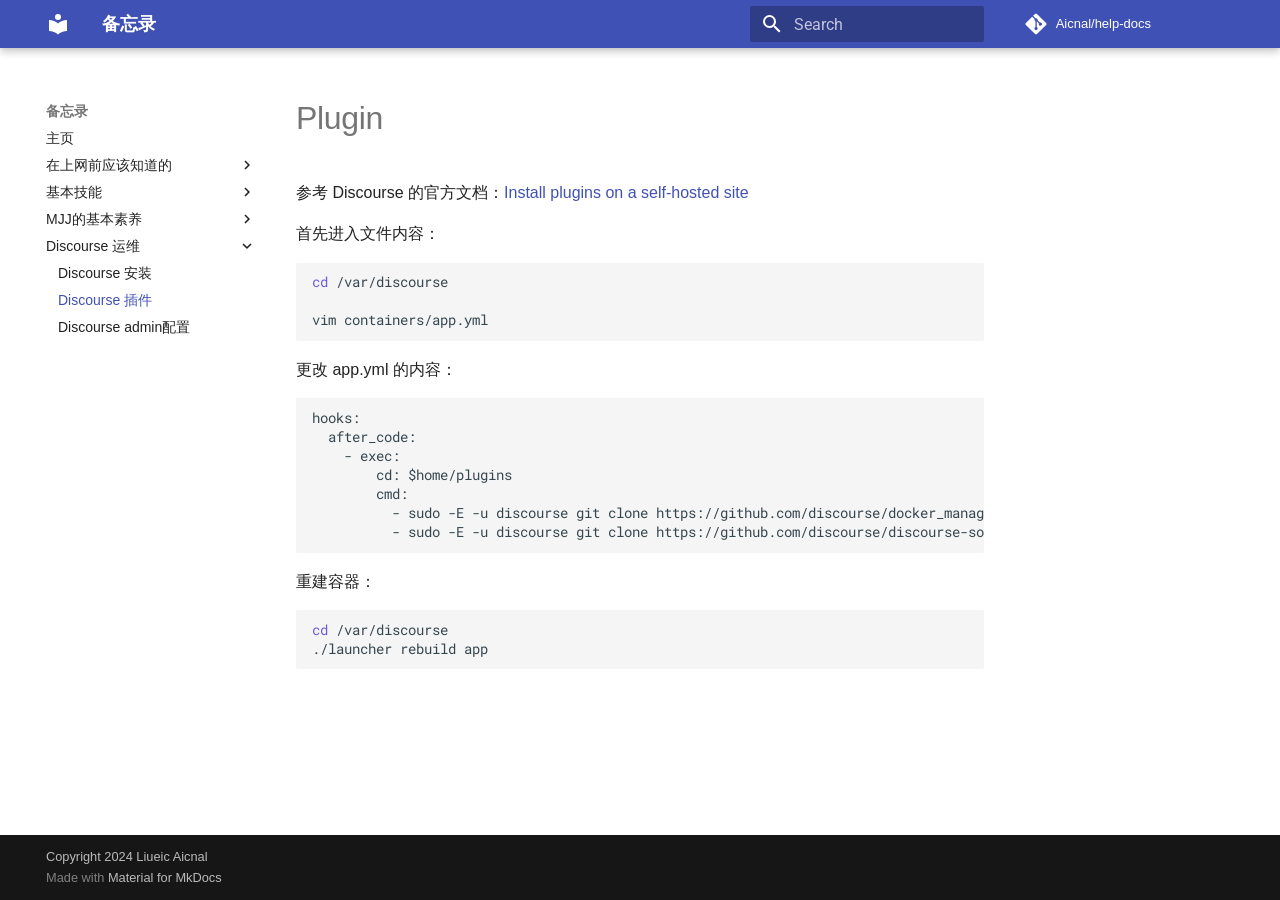
<file: Discourse/plugin/index.html>
<!doctype html><html lang=en class=no-js> <head><meta charset=utf-8><meta name=viewport content="width=device-width,initial-scale=1"><meta name=description content=怕自己忘的备忘录qvq><meta name=author content="Liueic Aicnal"><link href=../Install/ rel=prev><link href=../admin/ rel=next><link rel=icon href=../../assets/images/favicon.png><meta name=generator content="mkdocs-1.6.1, mkdocs-material-9.5.47"><title>Discourse 插件 - 备忘录</title><link rel=stylesheet href=../../assets/stylesheets/main.6f8fc17f.min.css><link rel=stylesheet href=../../assets/stylesheets/palette.06af60db.min.css><link rel=preconnect href=https://fonts.gstatic.com crossorigin><link rel=stylesheet href="https://fonts.googleapis.com/css?family=Roboto:300,300i,400,400i,700,700i%7CRoboto+Mono:400,400i,700,700i&display=fallback"><style>:root{--md-text-font:"Roboto";--md-code-font:"Roboto Mono"}</style><link rel=stylesheet href=../../stylesheets/extra.css><link rel=stylesheet href=https://cdn.staticfile.org/lxgw-wenkai-screen-webfont/1.7.0/lxgwwenkaiscreen.css><script>__md_scope=new URL("../..",location),__md_hash=e=>[...e].reduce(((e,_)=>(e<<5)-e+_.charCodeAt(0)),0),__md_get=(e,_=localStorage,t=__md_scope)=>JSON.parse(_.getItem(t.pathname+"."+e)),__md_set=(e,_,t=localStorage,a=__md_scope)=>{try{t.setItem(a.pathname+"."+e,JSON.stringify(_))}catch(e){}}</script></head> <body dir=ltr data-md-color-scheme=light data-md-color-primary=indigo data-md-color-accent=blue> <input class=md-toggle data-md-toggle=drawer type=checkbox id=__drawer autocomplete=off> <input class=md-toggle data-md-toggle=search type=checkbox id=__search autocomplete=off> <label class=md-overlay for=__drawer></label> <div data-md-component=skip> <a href=#plugin class=md-skip> Skip to content </a> </div> <div data-md-component=announce> </div> <header class="md-header md-header--shadow" data-md-component=header> <nav class="md-header__inner md-grid" aria-label=Header> <a href=../.. title=备忘录 class="md-header__button md-logo" aria-label=备忘录 data-md-component=logo> <svg xmlns=http://www.w3.org/2000/svg viewbox="0 0 24 24"><path d="M12 8a3 3 0 0 0 3-3 3 3 0 0 0-3-3 3 3 0 0 0-3 3 3 3 0 0 0 3 3m0 3.54C9.64 9.35 6.5 8 3 8v11c3.5 0 6.64 1.35 9 3.54 2.36-2.19 5.5-3.54 9-3.54V8c-3.5 0-6.64 1.35-9 3.54"/></svg> </a> <label class="md-header__button md-icon" for=__drawer> <svg xmlns=http://www.w3.org/2000/svg viewbox="0 0 24 24"><path d="M3 6h18v2H3zm0 5h18v2H3zm0 5h18v2H3z"/></svg> </label> <div class=md-header__title data-md-component=header-title> <div class=md-header__ellipsis> <div class=md-header__topic> <span class=md-ellipsis> 备忘录 </span> </div> <div class=md-header__topic data-md-component=header-topic> <span class=md-ellipsis> Discourse 插件 </span> </div> </div> </div> <label class="md-header__button md-icon" for=__search> <svg xmlns=http://www.w3.org/2000/svg viewbox="0 0 24 24"><path d="M9.5 3A6.5 6.5 0 0 1 16 9.5c0 1.61-.59 3.09-1.56 4.23l.27.27h.79l5 5-1.5 1.5-5-5v-.79l-.27-.27A6.52 6.52 0 0 1 9.5 16 6.5 6.5 0 0 1 3 9.5 6.5 6.5 0 0 1 9.5 3m0 2C7 5 5 7 5 9.5S7 14 9.5 14 14 12 14 9.5 12 5 9.5 5"/></svg> </label> <div class=md-search data-md-component=search role=dialog> <label class=md-search__overlay for=__search></label> <div class=md-search__inner role=search> <form class=md-search__form name=search> <input type=text class=md-search__input name=query aria-label=Search placeholder=Search autocapitalize=off autocorrect=off autocomplete=off spellcheck=false data-md-component=search-query required> <label class="md-search__icon md-icon" for=__search> <svg xmlns=http://www.w3.org/2000/svg viewbox="0 0 24 24"><path d="M9.5 3A6.5 6.5 0 0 1 16 9.5c0 1.61-.59 3.09-1.56 4.23l.27.27h.79l5 5-1.5 1.5-5-5v-.79l-.27-.27A6.52 6.52 0 0 1 9.5 16 6.5 6.5 0 0 1 3 9.5 6.5 6.5 0 0 1 9.5 3m0 2C7 5 5 7 5 9.5S7 14 9.5 14 14 12 14 9.5 12 5 9.5 5"/></svg> <svg xmlns=http://www.w3.org/2000/svg viewbox="0 0 24 24"><path d="M20 11v2H8l5.5 5.5-1.42 1.42L4.16 12l7.92-7.92L13.5 5.5 8 11z"/></svg> </label> <nav class=md-search__options aria-label=Search> <button type=reset class="md-search__icon md-icon" title=Clear aria-label=Clear tabindex=-1> <svg xmlns=http://www.w3.org/2000/svg viewbox="0 0 24 24"><path d="M19 6.41 17.59 5 12 10.59 6.41 5 5 6.41 10.59 12 5 17.59 6.41 19 12 13.41 17.59 19 19 17.59 13.41 12z"/></svg> </button> </nav> </form> <div class=md-search__output> <div class=md-search__scrollwrap tabindex=0 data-md-scrollfix> <div class=md-search-result data-md-component=search-result> <div class=md-search-result__meta> Initializing search </div> <ol class=md-search-result__list role=presentation></ol> </div> </div> </div> </div> </div> <div class=md-header__source> <a href=https://github.com/Aicnal/help-docs title="Go to repository" class=md-source data-md-component=source> <div class="md-source__icon md-icon"> <svg xmlns=http://www.w3.org/2000/svg viewbox="0 0 448 512"><!-- Font Awesome Free 6.7.1 by @fontawesome - https://fontawesome.com License - https://fontawesome.com/license/free (Icons: CC BY 4.0, Fonts: SIL OFL 1.1, Code: MIT License) Copyright 2024 Fonticons, Inc.--><path d="M439.55 236.05 244 40.45a28.87 28.87 0 0 0-40.81 0l-40.66 40.63 51.52 51.52c27.06-9.14 52.68 16.77 43.39 43.68l49.66 49.66c34.23-11.8 61.18 31 35.47 56.69-26.49 26.49-70.21-2.87-56-37.34L240.22 199v121.85c25.3 12.54 22.26 41.85 9.08 55a34.34 34.34 0 0 1-48.55 0c-17.57-17.6-11.07-46.91 11.25-56v-123c-20.8-8.51-24.6-30.74-18.64-45L142.57 101 8.45 235.14a28.86 28.86 0 0 0 0 40.81l195.61 195.6a28.86 28.86 0 0 0 40.8 0l194.69-194.69a28.86 28.86 0 0 0 0-40.81"/></svg> </div> <div class=md-source__repository> Aicnal/help-docs </div> </a> </div> </nav> </header> <div class=md-container data-md-component=container> <main class=md-main data-md-component=main> <div class="md-main__inner md-grid"> <div class="md-sidebar md-sidebar--primary" data-md-component=sidebar data-md-type=navigation> <div class=md-sidebar__scrollwrap> <div class=md-sidebar__inner> <nav class="md-nav md-nav--primary" aria-label=Navigation data-md-level=0> <label class=md-nav__title for=__drawer> <a href=../.. title=备忘录 class="md-nav__button md-logo" aria-label=备忘录 data-md-component=logo> <svg xmlns=http://www.w3.org/2000/svg viewbox="0 0 24 24"><path d="M12 8a3 3 0 0 0 3-3 3 3 0 0 0-3-3 3 3 0 0 0-3 3 3 3 0 0 0 3 3m0 3.54C9.64 9.35 6.5 8 3 8v11c3.5 0 6.64 1.35 9 3.54 2.36-2.19 5.5-3.54 9-3.54V8c-3.5 0-6.64 1.35-9 3.54"/></svg> </a> 备忘录 </label> <div class=md-nav__source> <a href=https://github.com/Aicnal/help-docs title="Go to repository" class=md-source data-md-component=source> <div class="md-source__icon md-icon"> <svg xmlns=http://www.w3.org/2000/svg viewbox="0 0 448 512"><!-- Font Awesome Free 6.7.1 by @fontawesome - https://fontawesome.com License - https://fontawesome.com/license/free (Icons: CC BY 4.0, Fonts: SIL OFL 1.1, Code: MIT License) Copyright 2024 Fonticons, Inc.--><path d="M439.55 236.05 244 40.45a28.87 28.87 0 0 0-40.81 0l-40.66 40.63 51.52 51.52c27.06-9.14 52.68 16.77 43.39 43.68l49.66 49.66c34.23-11.8 61.18 31 35.47 56.69-26.49 26.49-70.21-2.87-56-37.34L240.22 199v121.85c25.3 12.54 22.26 41.85 9.08 55a34.34 34.34 0 0 1-48.55 0c-17.57-17.6-11.07-46.91 11.25-56v-123c-20.8-8.51-24.6-30.74-18.64-45L142.57 101 8.45 235.14a28.86 28.86 0 0 0 0 40.81l195.61 195.6a28.86 28.86 0 0 0 40.8 0l194.69-194.69a28.86 28.86 0 0 0 0-40.81"/></svg> </div> <div class=md-source__repository> Aicnal/help-docs </div> </a> </div> <ul class=md-nav__list data-md-scrollfix> <li class=md-nav__item> <a href=../.. class=md-nav__link> <span class=md-ellipsis> 主页 </span> </a> </li> <li class="md-nav__item md-nav__item--nested"> <input class="md-nav__toggle md-toggle " type=checkbox id=__nav_2> <label class=md-nav__link for=__nav_2 id=__nav_2_label tabindex=0> <span class=md-ellipsis> 在上网前应该知道的 </span> <span class="md-nav__icon md-icon"></span> </label> <nav class=md-nav data-md-level=1 aria-labelledby=__nav_2_label aria-expanded=false> <label class=md-nav__title for=__nav_2> <span class="md-nav__icon md-icon"></span> 在上网前应该知道的 </label> <ul class=md-nav__list data-md-scrollfix> <li class=md-nav__item> <a href=../../%E5%9C%A8%E4%B8%8A%E7%BD%91%E5%89%8D%E5%BA%94%E8%AF%A5%E7%9F%A5%E9%81%93%E7%9A%84/how-to-ask/ class=md-nav__link> <span class=md-ellipsis> 提问的智慧 </span> </a> </li> </ul> </nav> </li> <li class="md-nav__item md-nav__item--nested"> <input class="md-nav__toggle md-toggle " type=checkbox id=__nav_3> <label class=md-nav__link for=__nav_3 id=__nav_3_label tabindex=0> <span class=md-ellipsis> 基本技能 </span> <span class="md-nav__icon md-icon"></span> </label> <nav class=md-nav data-md-level=1 aria-labelledby=__nav_3_label aria-expanded=false> <label class=md-nav__title for=__nav_3> <span class="md-nav__icon md-icon"></span> 基本技能 </label> <ul class=md-nav__list data-md-scrollfix> <li class=md-nav__item> <a href=../../%E5%9F%BA%E6%9C%AC%E6%8A%80%E8%83%BD/git/ class=md-nav__link> <span class=md-ellipsis> Git </span> </a> </li> <li class=md-nav__item> <a href=../../%E5%9F%BA%E6%9C%AC%E6%8A%80%E8%83%BD/vim/ class=md-nav__link> <span class=md-ellipsis> Vim </span> </a> </li> <li class=md-nav__item> <a href=../../%E5%9F%BA%E6%9C%AC%E6%8A%80%E8%83%BD/%E9%85%8D%E7%BD%AESSH%E5%AF%86%E9%92%A5%E4%B8%8E%E7%AD%BE%E5%90%8D/ class=md-nav__link> <span class=md-ellipsis> 配置 SSH 密钥与签名 </span> </a> </li> </ul> </nav> </li> <li class="md-nav__item md-nav__item--nested"> <input class="md-nav__toggle md-toggle " type=checkbox id=__nav_4> <label class=md-nav__link for=__nav_4 id=__nav_4_label tabindex=0> <span class=md-ellipsis> MJJ的基本素养 </span> <span class="md-nav__icon md-icon"></span> </label> <nav class=md-nav data-md-level=1 aria-labelledby=__nav_4_label aria-expanded=false> <label class=md-nav__title for=__nav_4> <span class="md-nav__icon md-icon"></span> MJJ的基本素养 </label> <ul class=md-nav__list data-md-scrollfix> <li class=md-nav__item> <a href=../../MJJ%E7%9A%84%E5%9F%BA%E6%9C%AC%E7%B4%A0%E5%85%BB/Openssh/ class=md-nav__link> <span class=md-ellipsis> OpenSSH </span> </a> </li> <li class=md-nav__item> <a href=../../MJJ%E7%9A%84%E5%9F%BA%E6%9C%AC%E7%B4%A0%E5%85%BB/Fail2ban/ class=md-nav__link> <span class=md-ellipsis> Fail2ban </span> </a> </li> </ul> </nav> </li> <li class="md-nav__item md-nav__item--active md-nav__item--nested"> <input class="md-nav__toggle md-toggle " type=checkbox id=__nav_5 checked> <label class=md-nav__link for=__nav_5 id=__nav_5_label tabindex=0> <span class=md-ellipsis> Discourse 运维 </span> <span class="md-nav__icon md-icon"></span> </label> <nav class=md-nav data-md-level=1 aria-labelledby=__nav_5_label aria-expanded=true> <label class=md-nav__title for=__nav_5> <span class="md-nav__icon md-icon"></span> Discourse 运维 </label> <ul class=md-nav__list data-md-scrollfix> <li class=md-nav__item> <a href=../Install/ class=md-nav__link> <span class=md-ellipsis> Discourse 安装 </span> </a> </li> <li class="md-nav__item md-nav__item--active"> <input class="md-nav__toggle md-toggle" type=checkbox id=__toc> <a href=./ class="md-nav__link md-nav__link--active"> <span class=md-ellipsis> Discourse 插件 </span> </a> </li> <li class=md-nav__item> <a href=../admin/ class=md-nav__link> <span class=md-ellipsis> Discourse admin配置 </span> </a> </li> </ul> </nav> </li> </ul> </nav> </div> </div> </div> <div class="md-sidebar md-sidebar--secondary" data-md-component=sidebar data-md-type=toc> <div class=md-sidebar__scrollwrap> <div class=md-sidebar__inner> <nav class="md-nav md-nav--secondary" aria-label="Table of contents"> </nav> </div> </div> </div> <div class=md-content data-md-component=content> <article class="md-content__inner md-typeset"> <h1 id=plugin>Plugin<a class=headerlink href=#plugin title="Permanent link">&para;</a></h1> <p>参考 Discourse 的官方文档：<a href=https://meta.discourse.org/t/install-plugins-on-a-self-hosted-site/19157>Install plugins on a self-hosted site</a></p> <p>首先进入文件内容：</p> <div class="language-bash highlight"><pre><span></span><code><span id=__span-0-1><a id=__codelineno-0-1 name=__codelineno-0-1 href=#__codelineno-0-1></a><span class=nb>cd</span><span class=w> </span>/var/discourse
</span><span id=__span-0-2><a id=__codelineno-0-2 name=__codelineno-0-2 href=#__codelineno-0-2></a>
</span><span id=__span-0-3><a id=__codelineno-0-3 name=__codelineno-0-3 href=#__codelineno-0-3></a>vim<span class=w> </span>containers/app.yml
</span></code></pre></div> <p>更改 app.yml 的内容：</p> <div class="language-text highlight"><pre><span></span><code><span id=__span-1-1><a id=__codelineno-1-1 name=__codelineno-1-1 href=#__codelineno-1-1></a>hooks:
</span><span id=__span-1-2><a id=__codelineno-1-2 name=__codelineno-1-2 href=#__codelineno-1-2></a>  after_code:
</span><span id=__span-1-3><a id=__codelineno-1-3 name=__codelineno-1-3 href=#__codelineno-1-3></a>    - exec:
</span><span id=__span-1-4><a id=__codelineno-1-4 name=__codelineno-1-4 href=#__codelineno-1-4></a>        cd: $home/plugins
</span><span id=__span-1-5><a id=__codelineno-1-5 name=__codelineno-1-5 href=#__codelineno-1-5></a>        cmd:
</span><span id=__span-1-6><a id=__codelineno-1-6 name=__codelineno-1-6 href=#__codelineno-1-6></a>          - sudo -E -u discourse git clone https://github.com/discourse/docker_manager.git
</span><span id=__span-1-7><a id=__codelineno-1-7 name=__codelineno-1-7 href=#__codelineno-1-7></a>          - sudo -E -u discourse git clone https://github.com/discourse/discourse-solved.git
</span></code></pre></div> <p>重建容器：</p> <div class="language-bash highlight"><pre><span></span><code><span id=__span-2-1><a id=__codelineno-2-1 name=__codelineno-2-1 href=#__codelineno-2-1></a><span class=nb>cd</span><span class=w> </span>/var/discourse
</span><span id=__span-2-2><a id=__codelineno-2-2 name=__codelineno-2-2 href=#__codelineno-2-2></a>./launcher<span class=w> </span>rebuild<span class=w> </span>app
</span></code></pre></div> </article> </div> <script>var target=document.getElementById(location.hash.slice(1));target&&target.name&&(target.checked=target.name.startsWith("__tabbed_"))</script> </div> </main> <footer class=md-footer> <div class="md-footer-meta md-typeset"> <div class="md-footer-meta__inner md-grid"> <div class=md-copyright> <div class=md-copyright__highlight> Copyright 2024 Liueic Aicnal </div> Made with <a href=https://squidfunk.github.io/mkdocs-material/ target=_blank rel=noopener> Material for MkDocs </a> </div> </div> </div> </footer> </div> <div class=md-dialog data-md-component=dialog> <div class="md-dialog__inner md-typeset"></div> </div> <script id=__config type=application/json>{"base": "../..", "features": [], "search": "../../assets/javascripts/workers/search.6ce7567c.min.js", "translations": {"clipboard.copied": "Copied to clipboard", "clipboard.copy": "Copy to clipboard", "search.result.more.one": "1 more on this page", "search.result.more.other": "# more on this page", "search.result.none": "No matching documents", "search.result.one": "1 matching document", "search.result.other": "# matching documents", "search.result.placeholder": "Type to start searching", "search.result.term.missing": "Missing", "select.version": "Select version"}}</script> <script src=../../assets/javascripts/bundle.83f73b43.min.js></script> </body> </html>
</file>
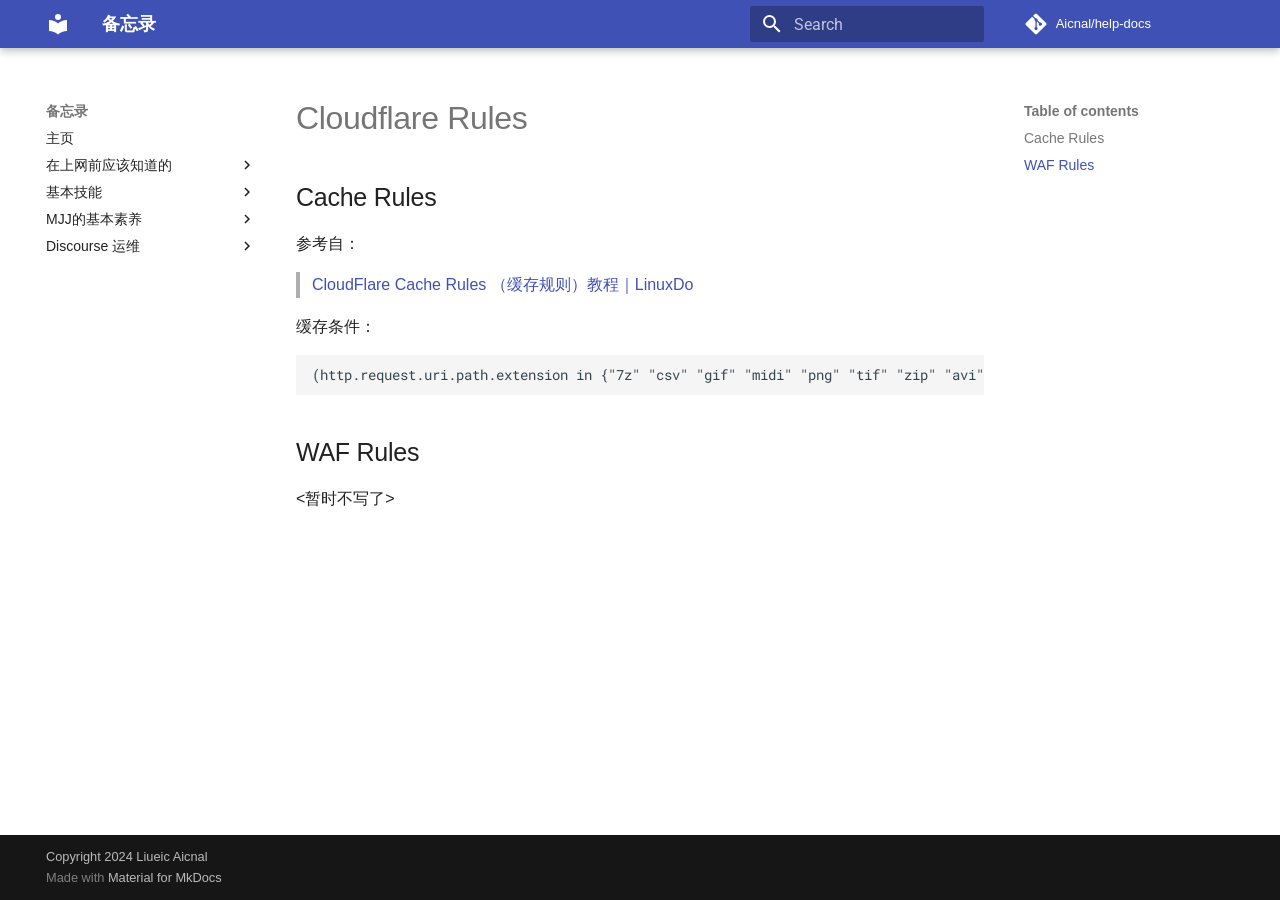
<file: MJJ的基本素养/Cloudflare-Rules/index.html>
<!doctype html><html lang=en class=no-js> <head><meta charset=utf-8><meta name=viewport content="width=device-width,initial-scale=1"><meta name=description content=怕自己忘的备忘录qvq><meta name=author content="Liueic Aicnal"><link rel=icon href=../../assets/images/favicon.png><meta name=generator content="mkdocs-1.6.1, mkdocs-material-9.5.47"><title>Cloudflare Rules - 备忘录</title><link rel=stylesheet href=../../assets/stylesheets/main.6f8fc17f.min.css><link rel=stylesheet href=../../assets/stylesheets/palette.06af60db.min.css><link rel=preconnect href=https://fonts.gstatic.com crossorigin><link rel=stylesheet href="https://fonts.googleapis.com/css?family=Roboto:300,300i,400,400i,700,700i%7CRoboto+Mono:400,400i,700,700i&display=fallback"><style>:root{--md-text-font:"Roboto";--md-code-font:"Roboto Mono"}</style><link rel=stylesheet href=../../stylesheets/extra.css><link rel=stylesheet href=https://cdn.staticfile.org/lxgw-wenkai-screen-webfont/1.7.0/lxgwwenkaiscreen.css><script>__md_scope=new URL("../..",location),__md_hash=e=>[...e].reduce(((e,_)=>(e<<5)-e+_.charCodeAt(0)),0),__md_get=(e,_=localStorage,t=__md_scope)=>JSON.parse(_.getItem(t.pathname+"."+e)),__md_set=(e,_,t=localStorage,a=__md_scope)=>{try{t.setItem(a.pathname+"."+e,JSON.stringify(_))}catch(e){}}</script></head> <body dir=ltr data-md-color-scheme=light data-md-color-primary=indigo data-md-color-accent=blue> <input class=md-toggle data-md-toggle=drawer type=checkbox id=__drawer autocomplete=off> <input class=md-toggle data-md-toggle=search type=checkbox id=__search autocomplete=off> <label class=md-overlay for=__drawer></label> <div data-md-component=skip> <a href=#cloudflare-rules class=md-skip> Skip to content </a> </div> <div data-md-component=announce> </div> <header class="md-header md-header--shadow" data-md-component=header> <nav class="md-header__inner md-grid" aria-label=Header> <a href=../.. title=备忘录 class="md-header__button md-logo" aria-label=备忘录 data-md-component=logo> <svg xmlns=http://www.w3.org/2000/svg viewbox="0 0 24 24"><path d="M12 8a3 3 0 0 0 3-3 3 3 0 0 0-3-3 3 3 0 0 0-3 3 3 3 0 0 0 3 3m0 3.54C9.64 9.35 6.5 8 3 8v11c3.5 0 6.64 1.35 9 3.54 2.36-2.19 5.5-3.54 9-3.54V8c-3.5 0-6.64 1.35-9 3.54"/></svg> </a> <label class="md-header__button md-icon" for=__drawer> <svg xmlns=http://www.w3.org/2000/svg viewbox="0 0 24 24"><path d="M3 6h18v2H3zm0 5h18v2H3zm0 5h18v2H3z"/></svg> </label> <div class=md-header__title data-md-component=header-title> <div class=md-header__ellipsis> <div class=md-header__topic> <span class=md-ellipsis> 备忘录 </span> </div> <div class=md-header__topic data-md-component=header-topic> <span class=md-ellipsis> Cloudflare Rules </span> </div> </div> </div> <label class="md-header__button md-icon" for=__search> <svg xmlns=http://www.w3.org/2000/svg viewbox="0 0 24 24"><path d="M9.5 3A6.5 6.5 0 0 1 16 9.5c0 1.61-.59 3.09-1.56 4.23l.27.27h.79l5 5-1.5 1.5-5-5v-.79l-.27-.27A6.52 6.52 0 0 1 9.5 16 6.5 6.5 0 0 1 3 9.5 6.5 6.5 0 0 1 9.5 3m0 2C7 5 5 7 5 9.5S7 14 9.5 14 14 12 14 9.5 12 5 9.5 5"/></svg> </label> <div class=md-search data-md-component=search role=dialog> <label class=md-search__overlay for=__search></label> <div class=md-search__inner role=search> <form class=md-search__form name=search> <input type=text class=md-search__input name=query aria-label=Search placeholder=Search autocapitalize=off autocorrect=off autocomplete=off spellcheck=false data-md-component=search-query required> <label class="md-search__icon md-icon" for=__search> <svg xmlns=http://www.w3.org/2000/svg viewbox="0 0 24 24"><path d="M9.5 3A6.5 6.5 0 0 1 16 9.5c0 1.61-.59 3.09-1.56 4.23l.27.27h.79l5 5-1.5 1.5-5-5v-.79l-.27-.27A6.52 6.52 0 0 1 9.5 16 6.5 6.5 0 0 1 3 9.5 6.5 6.5 0 0 1 9.5 3m0 2C7 5 5 7 5 9.5S7 14 9.5 14 14 12 14 9.5 12 5 9.5 5"/></svg> <svg xmlns=http://www.w3.org/2000/svg viewbox="0 0 24 24"><path d="M20 11v2H8l5.5 5.5-1.42 1.42L4.16 12l7.92-7.92L13.5 5.5 8 11z"/></svg> </label> <nav class=md-search__options aria-label=Search> <button type=reset class="md-search__icon md-icon" title=Clear aria-label=Clear tabindex=-1> <svg xmlns=http://www.w3.org/2000/svg viewbox="0 0 24 24"><path d="M19 6.41 17.59 5 12 10.59 6.41 5 5 6.41 10.59 12 5 17.59 6.41 19 12 13.41 17.59 19 19 17.59 13.41 12z"/></svg> </button> </nav> </form> <div class=md-search__output> <div class=md-search__scrollwrap tabindex=0 data-md-scrollfix> <div class=md-search-result data-md-component=search-result> <div class=md-search-result__meta> Initializing search </div> <ol class=md-search-result__list role=presentation></ol> </div> </div> </div> </div> </div> <div class=md-header__source> <a href=https://github.com/Aicnal/help-docs title="Go to repository" class=md-source data-md-component=source> <div class="md-source__icon md-icon"> <svg xmlns=http://www.w3.org/2000/svg viewbox="0 0 448 512"><!-- Font Awesome Free 6.7.1 by @fontawesome - https://fontawesome.com License - https://fontawesome.com/license/free (Icons: CC BY 4.0, Fonts: SIL OFL 1.1, Code: MIT License) Copyright 2024 Fonticons, Inc.--><path d="M439.55 236.05 244 40.45a28.87 28.87 0 0 0-40.81 0l-40.66 40.63 51.52 51.52c27.06-9.14 52.68 16.77 43.39 43.68l49.66 49.66c34.23-11.8 61.18 31 35.47 56.69-26.49 26.49-70.21-2.87-56-37.34L240.22 199v121.85c25.3 12.54 22.26 41.85 9.08 55a34.34 34.34 0 0 1-48.55 0c-17.57-17.6-11.07-46.91 11.25-56v-123c-20.8-8.51-24.6-30.74-18.64-45L142.57 101 8.45 235.14a28.86 28.86 0 0 0 0 40.81l195.61 195.6a28.86 28.86 0 0 0 40.8 0l194.69-194.69a28.86 28.86 0 0 0 0-40.81"/></svg> </div> <div class=md-source__repository> Aicnal/help-docs </div> </a> </div> </nav> </header> <div class=md-container data-md-component=container> <main class=md-main data-md-component=main> <div class="md-main__inner md-grid"> <div class="md-sidebar md-sidebar--primary" data-md-component=sidebar data-md-type=navigation> <div class=md-sidebar__scrollwrap> <div class=md-sidebar__inner> <nav class="md-nav md-nav--primary" aria-label=Navigation data-md-level=0> <label class=md-nav__title for=__drawer> <a href=../.. title=备忘录 class="md-nav__button md-logo" aria-label=备忘录 data-md-component=logo> <svg xmlns=http://www.w3.org/2000/svg viewbox="0 0 24 24"><path d="M12 8a3 3 0 0 0 3-3 3 3 0 0 0-3-3 3 3 0 0 0-3 3 3 3 0 0 0 3 3m0 3.54C9.64 9.35 6.5 8 3 8v11c3.5 0 6.64 1.35 9 3.54 2.36-2.19 5.5-3.54 9-3.54V8c-3.5 0-6.64 1.35-9 3.54"/></svg> </a> 备忘录 </label> <div class=md-nav__source> <a href=https://github.com/Aicnal/help-docs title="Go to repository" class=md-source data-md-component=source> <div class="md-source__icon md-icon"> <svg xmlns=http://www.w3.org/2000/svg viewbox="0 0 448 512"><!-- Font Awesome Free 6.7.1 by @fontawesome - https://fontawesome.com License - https://fontawesome.com/license/free (Icons: CC BY 4.0, Fonts: SIL OFL 1.1, Code: MIT License) Copyright 2024 Fonticons, Inc.--><path d="M439.55 236.05 244 40.45a28.87 28.87 0 0 0-40.81 0l-40.66 40.63 51.52 51.52c27.06-9.14 52.68 16.77 43.39 43.68l49.66 49.66c34.23-11.8 61.18 31 35.47 56.69-26.49 26.49-70.21-2.87-56-37.34L240.22 199v121.85c25.3 12.54 22.26 41.85 9.08 55a34.34 34.34 0 0 1-48.55 0c-17.57-17.6-11.07-46.91 11.25-56v-123c-20.8-8.51-24.6-30.74-18.64-45L142.57 101 8.45 235.14a28.86 28.86 0 0 0 0 40.81l195.61 195.6a28.86 28.86 0 0 0 40.8 0l194.69-194.69a28.86 28.86 0 0 0 0-40.81"/></svg> </div> <div class=md-source__repository> Aicnal/help-docs </div> </a> </div> <ul class=md-nav__list data-md-scrollfix> <li class=md-nav__item> <a href=../.. class=md-nav__link> <span class=md-ellipsis> 主页 </span> </a> </li> <li class="md-nav__item md-nav__item--nested"> <input class="md-nav__toggle md-toggle " type=checkbox id=__nav_2> <label class=md-nav__link for=__nav_2 id=__nav_2_label tabindex=0> <span class=md-ellipsis> 在上网前应该知道的 </span> <span class="md-nav__icon md-icon"></span> </label> <nav class=md-nav data-md-level=1 aria-labelledby=__nav_2_label aria-expanded=false> <label class=md-nav__title for=__nav_2> <span class="md-nav__icon md-icon"></span> 在上网前应该知道的 </label> <ul class=md-nav__list data-md-scrollfix> <li class=md-nav__item> <a href=../../%E5%9C%A8%E4%B8%8A%E7%BD%91%E5%89%8D%E5%BA%94%E8%AF%A5%E7%9F%A5%E9%81%93%E7%9A%84/how-to-ask/ class=md-nav__link> <span class=md-ellipsis> 提问的智慧 </span> </a> </li> </ul> </nav> </li> <li class="md-nav__item md-nav__item--nested"> <input class="md-nav__toggle md-toggle " type=checkbox id=__nav_3> <label class=md-nav__link for=__nav_3 id=__nav_3_label tabindex=0> <span class=md-ellipsis> 基本技能 </span> <span class="md-nav__icon md-icon"></span> </label> <nav class=md-nav data-md-level=1 aria-labelledby=__nav_3_label aria-expanded=false> <label class=md-nav__title for=__nav_3> <span class="md-nav__icon md-icon"></span> 基本技能 </label> <ul class=md-nav__list data-md-scrollfix> <li class=md-nav__item> <a href=../../%E5%9F%BA%E6%9C%AC%E6%8A%80%E8%83%BD/git/ class=md-nav__link> <span class=md-ellipsis> Git </span> </a> </li> <li class=md-nav__item> <a href=../../%E5%9F%BA%E6%9C%AC%E6%8A%80%E8%83%BD/vim/ class=md-nav__link> <span class=md-ellipsis> Vim </span> </a> </li> <li class=md-nav__item> <a href=../../%E5%9F%BA%E6%9C%AC%E6%8A%80%E8%83%BD/%E9%85%8D%E7%BD%AESSH%E5%AF%86%E9%92%A5%E4%B8%8E%E7%AD%BE%E5%90%8D/ class=md-nav__link> <span class=md-ellipsis> 配置 SSH 密钥与签名 </span> </a> </li> </ul> </nav> </li> <li class="md-nav__item md-nav__item--nested"> <input class="md-nav__toggle md-toggle " type=checkbox id=__nav_4> <label class=md-nav__link for=__nav_4 id=__nav_4_label tabindex=0> <span class=md-ellipsis> MJJ的基本素养 </span> <span class="md-nav__icon md-icon"></span> </label> <nav class=md-nav data-md-level=1 aria-labelledby=__nav_4_label aria-expanded=false> <label class=md-nav__title for=__nav_4> <span class="md-nav__icon md-icon"></span> MJJ的基本素养 </label> <ul class=md-nav__list data-md-scrollfix> <li class=md-nav__item> <a href=../Openssh/ class=md-nav__link> <span class=md-ellipsis> OpenSSH </span> </a> </li> <li class=md-nav__item> <a href=../Fail2ban/ class=md-nav__link> <span class=md-ellipsis> Fail2ban </span> </a> </li> </ul> </nav> </li> <li class="md-nav__item md-nav__item--nested"> <input class="md-nav__toggle md-toggle " type=checkbox id=__nav_5> <label class=md-nav__link for=__nav_5 id=__nav_5_label tabindex=0> <span class=md-ellipsis> Discourse 运维 </span> <span class="md-nav__icon md-icon"></span> </label> <nav class=md-nav data-md-level=1 aria-labelledby=__nav_5_label aria-expanded=false> <label class=md-nav__title for=__nav_5> <span class="md-nav__icon md-icon"></span> Discourse 运维 </label> <ul class=md-nav__list data-md-scrollfix> <li class=md-nav__item> <a href=../../Discourse/Install/ class=md-nav__link> <span class=md-ellipsis> Discourse 安装 </span> </a> </li> <li class=md-nav__item> <a href=../../Discourse/plugin/ class=md-nav__link> <span class=md-ellipsis> Discourse 插件 </span> </a> </li> <li class=md-nav__item> <a href=../../Discourse/admin/ class=md-nav__link> <span class=md-ellipsis> Discourse admin配置 </span> </a> </li> </ul> </nav> </li> </ul> </nav> </div> </div> </div> <div class="md-sidebar md-sidebar--secondary" data-md-component=sidebar data-md-type=toc> <div class=md-sidebar__scrollwrap> <div class=md-sidebar__inner> <nav class="md-nav md-nav--secondary" aria-label="Table of contents"> <label class=md-nav__title for=__toc> <span class="md-nav__icon md-icon"></span> Table of contents </label> <ul class=md-nav__list data-md-component=toc data-md-scrollfix> <li class=md-nav__item> <a href=#cache-rules class=md-nav__link> <span class=md-ellipsis> Cache Rules </span> </a> </li> <li class=md-nav__item> <a href=#waf-rules class=md-nav__link> <span class=md-ellipsis> WAF Rules </span> </a> </li> </ul> </nav> </div> </div> </div> <div class=md-content data-md-component=content> <article class="md-content__inner md-typeset"> <h1 id=cloudflare-rules>Cloudflare Rules<a class=headerlink href=#cloudflare-rules title="Permanent link">&para;</a></h1> <h2 id=cache-rules>Cache Rules<a class=headerlink href=#cache-rules title="Permanent link">&para;</a></h2> <p>参考自：</p> <blockquote> <p><a href=https://linux.do/t/topic/126107>CloudFlare Cache Rules （缓存规则）教程｜LinuxDo</a></p> </blockquote> <p>缓存条件：</p> <div class="language-text highlight"><pre><span></span><code><span id=__span-0-1><a id=__codelineno-0-1 name=__codelineno-0-1 href=#__codelineno-0-1></a>(http.request.uri.path.extension in {&quot;7z&quot; &quot;csv&quot; &quot;gif&quot; &quot;midi&quot; &quot;png&quot; &quot;tif&quot; &quot;zip&quot; &quot;avi&quot; &quot;doc&quot; &quot;gz&quot; &quot;mkv&quot; &quot;ppt&quot; &quot;tiff&quot; &quot;zst&quot; &quot;avif&quot; &quot;docx&quot; &quot;ico&quot; &quot;mp3&quot; &quot;pptx&quot; &quot;ttf&quot; &quot;apk&quot; &quot;dmg&quot; &quot;iso&quot; &quot;mp4&quot; &quot;ps&quot; &quot;webm&quot; &quot;bin&quot; &quot;ejs&quot; &quot;jar&quot; &quot;ogg&quot; &quot;rar&quot; &quot;webp&quot; &quot;bmp&quot; &quot;eot&quot; &quot;jpg&quot; &quot;otf&quot; &quot;svg&quot; &quot;woff&quot; &quot;bz2&quot; &quot;eps&quot; &quot;jpeg&quot; &quot;pdf&quot; &quot;svgz&quot; &quot;woff2&quot; &quot;class&quot; &quot;exe&quot; &quot;js&quot; &quot;pict&quot; &quot;swf&quot; &quot;xls&quot; &quot;css&quot; &quot;flac&quot; &quot;mid&quot; &quot;pls&quot; &quot;tar&quot; &quot;xlsx&quot; &quot;rtf&quot; &quot;txt&quot; &quot;md&quot; &quot;tar.gz&quot; &quot;tar.bz2&quot; &quot;tar.xz&quot; &quot;xz&quot; &quot;psd&quot; &quot;ai&quot; &quot;mov&quot; &quot;wmv&quot; &quot;wav&quot; &quot;aac&quot; &quot;m4a&quot; &quot;obj&quot; &quot;stl&quot; &quot;json&quot; &quot;xml&quot; &quot;yml&quot; &quot;yaml&quot; &quot;bat&quot; &quot;sh&quot; &quot;py&quot; &quot;m3u8&quot; &quot;ts&quot;})
</span></code></pre></div> <h2 id=waf-rules>WAF Rules<a class=headerlink href=#waf-rules title="Permanent link">&para;</a></h2> <p>&lt;暂时不写了&gt;</p> </article> </div> <script>var target=document.getElementById(location.hash.slice(1));target&&target.name&&(target.checked=target.name.startsWith("__tabbed_"))</script> </div> </main> <footer class=md-footer> <div class="md-footer-meta md-typeset"> <div class="md-footer-meta__inner md-grid"> <div class=md-copyright> <div class=md-copyright__highlight> Copyright 2024 Liueic Aicnal </div> Made with <a href=https://squidfunk.github.io/mkdocs-material/ target=_blank rel=noopener> Material for MkDocs </a> </div> </div> </div> </footer> </div> <div class=md-dialog data-md-component=dialog> <div class="md-dialog__inner md-typeset"></div> </div> <script id=__config type=application/json>{"base": "../..", "features": [], "search": "../../assets/javascripts/workers/search.6ce7567c.min.js", "translations": {"clipboard.copied": "Copied to clipboard", "clipboard.copy": "Copy to clipboard", "search.result.more.one": "1 more on this page", "search.result.more.other": "# more on this page", "search.result.none": "No matching documents", "search.result.one": "1 matching document", "search.result.other": "# matching documents", "search.result.placeholder": "Type to start searching", "search.result.term.missing": "Missing", "select.version": "Select version"}}</script> <script src=../../assets/javascripts/bundle.83f73b43.min.js></script> </body> </html>
</file>
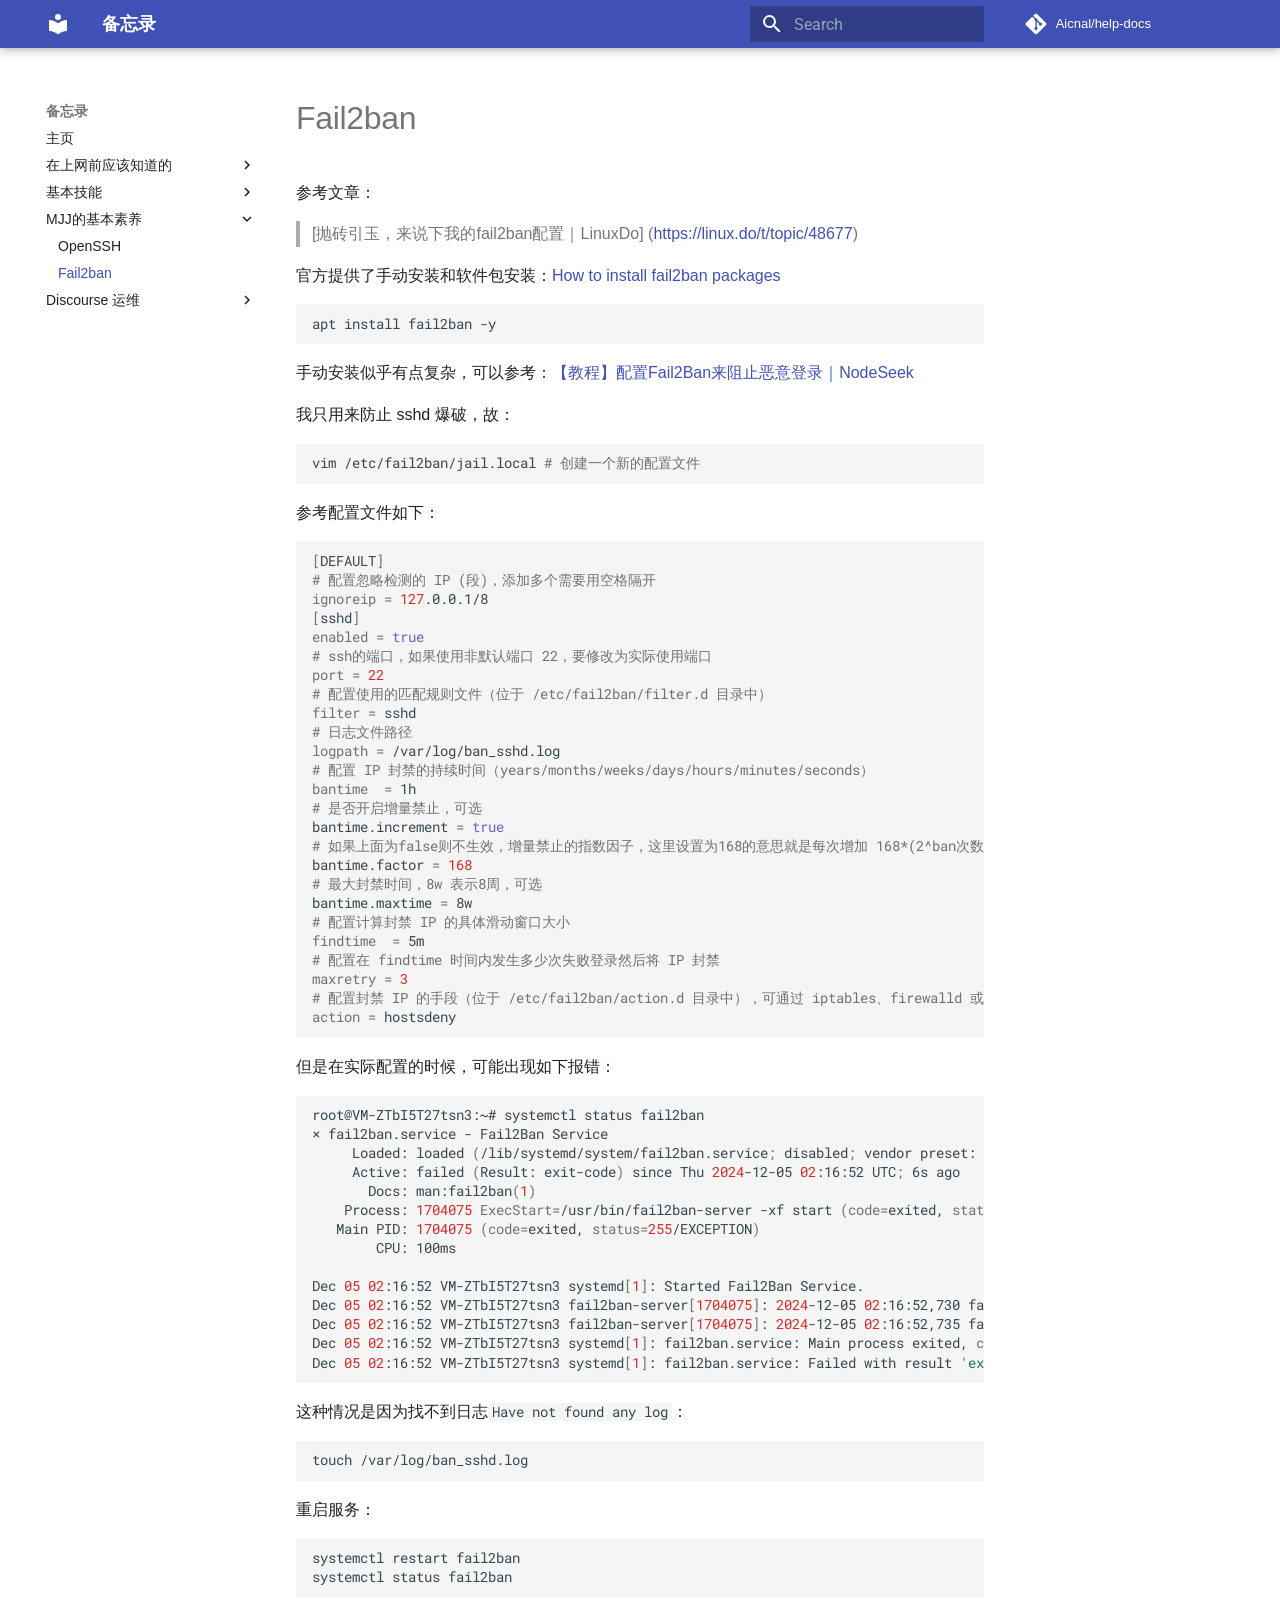
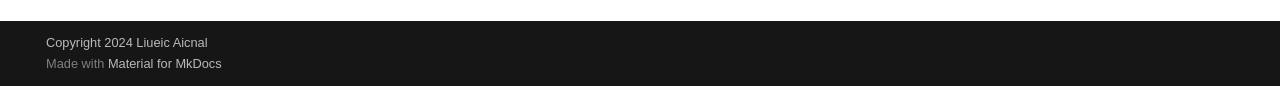
<file: MJJ的基本素养/Fail2ban/index.html>
<!doctype html><html lang=en class=no-js> <head><meta charset=utf-8><meta name=viewport content="width=device-width,initial-scale=1"><meta name=description content=怕自己忘的备忘录qvq><meta name=author content="Liueic Aicnal"><link href=../Openssh/ rel=prev><link href=../../Discourse/Install/ rel=next><link rel=icon href=../../assets/images/favicon.png><meta name=generator content="mkdocs-1.6.1, mkdocs-material-9.5.47"><title>Fail2ban - 备忘录</title><link rel=stylesheet href=../../assets/stylesheets/main.6f8fc17f.min.css><link rel=stylesheet href=../../assets/stylesheets/palette.06af60db.min.css><link rel=preconnect href=https://fonts.gstatic.com crossorigin><link rel=stylesheet href="https://fonts.googleapis.com/css?family=Roboto:300,300i,400,400i,700,700i%7CRoboto+Mono:400,400i,700,700i&display=fallback"><style>:root{--md-text-font:"Roboto";--md-code-font:"Roboto Mono"}</style><link rel=stylesheet href=../../stylesheets/extra.css><link rel=stylesheet href=https://cdn.staticfile.org/lxgw-wenkai-screen-webfont/1.7.0/lxgwwenkaiscreen.css><script>__md_scope=new URL("../..",location),__md_hash=e=>[...e].reduce(((e,_)=>(e<<5)-e+_.charCodeAt(0)),0),__md_get=(e,_=localStorage,t=__md_scope)=>JSON.parse(_.getItem(t.pathname+"."+e)),__md_set=(e,_,t=localStorage,a=__md_scope)=>{try{t.setItem(a.pathname+"."+e,JSON.stringify(_))}catch(e){}}</script></head> <body dir=ltr data-md-color-scheme=light data-md-color-primary=indigo data-md-color-accent=blue> <input class=md-toggle data-md-toggle=drawer type=checkbox id=__drawer autocomplete=off> <input class=md-toggle data-md-toggle=search type=checkbox id=__search autocomplete=off> <label class=md-overlay for=__drawer></label> <div data-md-component=skip> </div> <div data-md-component=announce> </div> <header class="md-header md-header--shadow" data-md-component=header> <nav class="md-header__inner md-grid" aria-label=Header> <a href=../.. title=备忘录 class="md-header__button md-logo" aria-label=备忘录 data-md-component=logo> <svg xmlns=http://www.w3.org/2000/svg viewbox="0 0 24 24"><path d="M12 8a3 3 0 0 0 3-3 3 3 0 0 0-3-3 3 3 0 0 0-3 3 3 3 0 0 0 3 3m0 3.54C9.64 9.35 6.5 8 3 8v11c3.5 0 6.64 1.35 9 3.54 2.36-2.19 5.5-3.54 9-3.54V8c-3.5 0-6.64 1.35-9 3.54"/></svg> </a> <label class="md-header__button md-icon" for=__drawer> <svg xmlns=http://www.w3.org/2000/svg viewbox="0 0 24 24"><path d="M3 6h18v2H3zm0 5h18v2H3zm0 5h18v2H3z"/></svg> </label> <div class=md-header__title data-md-component=header-title> <div class=md-header__ellipsis> <div class=md-header__topic> <span class=md-ellipsis> 备忘录 </span> </div> <div class=md-header__topic data-md-component=header-topic> <span class=md-ellipsis> Fail2ban </span> </div> </div> </div> <label class="md-header__button md-icon" for=__search> <svg xmlns=http://www.w3.org/2000/svg viewbox="0 0 24 24"><path d="M9.5 3A6.5 6.5 0 0 1 16 9.5c0 1.61-.59 3.09-1.56 4.23l.27.27h.79l5 5-1.5 1.5-5-5v-.79l-.27-.27A6.52 6.52 0 0 1 9.5 16 6.5 6.5 0 0 1 3 9.5 6.5 6.5 0 0 1 9.5 3m0 2C7 5 5 7 5 9.5S7 14 9.5 14 14 12 14 9.5 12 5 9.5 5"/></svg> </label> <div class=md-search data-md-component=search role=dialog> <label class=md-search__overlay for=__search></label> <div class=md-search__inner role=search> <form class=md-search__form name=search> <input type=text class=md-search__input name=query aria-label=Search placeholder=Search autocapitalize=off autocorrect=off autocomplete=off spellcheck=false data-md-component=search-query required> <label class="md-search__icon md-icon" for=__search> <svg xmlns=http://www.w3.org/2000/svg viewbox="0 0 24 24"><path d="M9.5 3A6.5 6.5 0 0 1 16 9.5c0 1.61-.59 3.09-1.56 4.23l.27.27h.79l5 5-1.5 1.5-5-5v-.79l-.27-.27A6.52 6.52 0 0 1 9.5 16 6.5 6.5 0 0 1 3 9.5 6.5 6.5 0 0 1 9.5 3m0 2C7 5 5 7 5 9.5S7 14 9.5 14 14 12 14 9.5 12 5 9.5 5"/></svg> <svg xmlns=http://www.w3.org/2000/svg viewbox="0 0 24 24"><path d="M20 11v2H8l5.5 5.5-1.42 1.42L4.16 12l7.92-7.92L13.5 5.5 8 11z"/></svg> </label> <nav class=md-search__options aria-label=Search> <button type=reset class="md-search__icon md-icon" title=Clear aria-label=Clear tabindex=-1> <svg xmlns=http://www.w3.org/2000/svg viewbox="0 0 24 24"><path d="M19 6.41 17.59 5 12 10.59 6.41 5 5 6.41 10.59 12 5 17.59 6.41 19 12 13.41 17.59 19 19 17.59 13.41 12z"/></svg> </button> </nav> </form> <div class=md-search__output> <div class=md-search__scrollwrap tabindex=0 data-md-scrollfix> <div class=md-search-result data-md-component=search-result> <div class=md-search-result__meta> Initializing search </div> <ol class=md-search-result__list role=presentation></ol> </div> </div> </div> </div> </div> <div class=md-header__source> <a href=https://github.com/Aicnal/help-docs title="Go to repository" class=md-source data-md-component=source> <div class="md-source__icon md-icon"> <svg xmlns=http://www.w3.org/2000/svg viewbox="0 0 448 512"><!-- Font Awesome Free 6.7.1 by @fontawesome - https://fontawesome.com License - https://fontawesome.com/license/free (Icons: CC BY 4.0, Fonts: SIL OFL 1.1, Code: MIT License) Copyright 2024 Fonticons, Inc.--><path d="M439.55 236.05 244 40.45a28.87 28.87 0 0 0-40.81 0l-40.66 40.63 51.52 51.52c27.06-9.14 52.68 16.77 43.39 43.68l49.66 49.66c34.23-11.8 61.18 31 35.47 56.69-26.49 26.49-70.21-2.87-56-37.34L240.22 199v121.85c25.3 12.54 22.26 41.85 9.08 55a34.34 34.34 0 0 1-48.55 0c-17.57-17.6-11.07-46.91 11.25-56v-123c-20.8-8.51-24.6-30.74-18.64-45L142.57 101 8.45 235.14a28.86 28.86 0 0 0 0 40.81l195.61 195.6a28.86 28.86 0 0 0 40.8 0l194.69-194.69a28.86 28.86 0 0 0 0-40.81"/></svg> </div> <div class=md-source__repository> Aicnal/help-docs </div> </a> </div> </nav> </header> <div class=md-container data-md-component=container> <main class=md-main data-md-component=main> <div class="md-main__inner md-grid"> <div class="md-sidebar md-sidebar--primary" data-md-component=sidebar data-md-type=navigation> <div class=md-sidebar__scrollwrap> <div class=md-sidebar__inner> <nav class="md-nav md-nav--primary" aria-label=Navigation data-md-level=0> <label class=md-nav__title for=__drawer> <a href=../.. title=备忘录 class="md-nav__button md-logo" aria-label=备忘录 data-md-component=logo> <svg xmlns=http://www.w3.org/2000/svg viewbox="0 0 24 24"><path d="M12 8a3 3 0 0 0 3-3 3 3 0 0 0-3-3 3 3 0 0 0-3 3 3 3 0 0 0 3 3m0 3.54C9.64 9.35 6.5 8 3 8v11c3.5 0 6.64 1.35 9 3.54 2.36-2.19 5.5-3.54 9-3.54V8c-3.5 0-6.64 1.35-9 3.54"/></svg> </a> 备忘录 </label> <div class=md-nav__source> <a href=https://github.com/Aicnal/help-docs title="Go to repository" class=md-source data-md-component=source> <div class="md-source__icon md-icon"> <svg xmlns=http://www.w3.org/2000/svg viewbox="0 0 448 512"><!-- Font Awesome Free 6.7.1 by @fontawesome - https://fontawesome.com License - https://fontawesome.com/license/free (Icons: CC BY 4.0, Fonts: SIL OFL 1.1, Code: MIT License) Copyright 2024 Fonticons, Inc.--><path d="M439.55 236.05 244 40.45a28.87 28.87 0 0 0-40.81 0l-40.66 40.63 51.52 51.52c27.06-9.14 52.68 16.77 43.39 43.68l49.66 49.66c34.23-11.8 61.18 31 35.47 56.69-26.49 26.49-70.21-2.87-56-37.34L240.22 199v121.85c25.3 12.54 22.26 41.85 9.08 55a34.34 34.34 0 0 1-48.55 0c-17.57-17.6-11.07-46.91 11.25-56v-123c-20.8-8.51-24.6-30.74-18.64-45L142.57 101 8.45 235.14a28.86 28.86 0 0 0 0 40.81l195.61 195.6a28.86 28.86 0 0 0 40.8 0l194.69-194.69a28.86 28.86 0 0 0 0-40.81"/></svg> </div> <div class=md-source__repository> Aicnal/help-docs </div> </a> </div> <ul class=md-nav__list data-md-scrollfix> <li class=md-nav__item> <a href=../.. class=md-nav__link> <span class=md-ellipsis> 主页 </span> </a> </li> <li class="md-nav__item md-nav__item--nested"> <input class="md-nav__toggle md-toggle " type=checkbox id=__nav_2> <label class=md-nav__link for=__nav_2 id=__nav_2_label tabindex=0> <span class=md-ellipsis> 在上网前应该知道的 </span> <span class="md-nav__icon md-icon"></span> </label> <nav class=md-nav data-md-level=1 aria-labelledby=__nav_2_label aria-expanded=false> <label class=md-nav__title for=__nav_2> <span class="md-nav__icon md-icon"></span> 在上网前应该知道的 </label> <ul class=md-nav__list data-md-scrollfix> <li class=md-nav__item> <a href=../../%E5%9C%A8%E4%B8%8A%E7%BD%91%E5%89%8D%E5%BA%94%E8%AF%A5%E7%9F%A5%E9%81%93%E7%9A%84/how-to-ask/ class=md-nav__link> <span class=md-ellipsis> 提问的智慧 </span> </a> </li> </ul> </nav> </li> <li class="md-nav__item md-nav__item--nested"> <input class="md-nav__toggle md-toggle " type=checkbox id=__nav_3> <label class=md-nav__link for=__nav_3 id=__nav_3_label tabindex=0> <span class=md-ellipsis> 基本技能 </span> <span class="md-nav__icon md-icon"></span> </label> <nav class=md-nav data-md-level=1 aria-labelledby=__nav_3_label aria-expanded=false> <label class=md-nav__title for=__nav_3> <span class="md-nav__icon md-icon"></span> 基本技能 </label> <ul class=md-nav__list data-md-scrollfix> <li class=md-nav__item> <a href=../../%E5%9F%BA%E6%9C%AC%E6%8A%80%E8%83%BD/git/ class=md-nav__link> <span class=md-ellipsis> Git </span> </a> </li> <li class=md-nav__item> <a href=../../%E5%9F%BA%E6%9C%AC%E6%8A%80%E8%83%BD/vim/ class=md-nav__link> <span class=md-ellipsis> Vim </span> </a> </li> <li class=md-nav__item> <a href=../../%E5%9F%BA%E6%9C%AC%E6%8A%80%E8%83%BD/%E9%85%8D%E7%BD%AESSH%E5%AF%86%E9%92%A5%E4%B8%8E%E7%AD%BE%E5%90%8D/ class=md-nav__link> <span class=md-ellipsis> 配置 SSH 密钥与签名 </span> </a> </li> </ul> </nav> </li> <li class="md-nav__item md-nav__item--active md-nav__item--nested"> <input class="md-nav__toggle md-toggle " type=checkbox id=__nav_4 checked> <label class=md-nav__link for=__nav_4 id=__nav_4_label tabindex=0> <span class=md-ellipsis> MJJ的基本素养 </span> <span class="md-nav__icon md-icon"></span> </label> <nav class=md-nav data-md-level=1 aria-labelledby=__nav_4_label aria-expanded=true> <label class=md-nav__title for=__nav_4> <span class="md-nav__icon md-icon"></span> MJJ的基本素养 </label> <ul class=md-nav__list data-md-scrollfix> <li class=md-nav__item> <a href=../Openssh/ class=md-nav__link> <span class=md-ellipsis> OpenSSH </span> </a> </li> <li class="md-nav__item md-nav__item--active"> <input class="md-nav__toggle md-toggle" type=checkbox id=__toc> <a href=./ class="md-nav__link md-nav__link--active"> <span class=md-ellipsis> Fail2ban </span> </a> </li> </ul> </nav> </li> <li class="md-nav__item md-nav__item--nested"> <input class="md-nav__toggle md-toggle " type=checkbox id=__nav_5> <label class=md-nav__link for=__nav_5 id=__nav_5_label tabindex=0> <span class=md-ellipsis> Discourse 运维 </span> <span class="md-nav__icon md-icon"></span> </label> <nav class=md-nav data-md-level=1 aria-labelledby=__nav_5_label aria-expanded=false> <label class=md-nav__title for=__nav_5> <span class="md-nav__icon md-icon"></span> Discourse 运维 </label> <ul class=md-nav__list data-md-scrollfix> <li class=md-nav__item> <a href=../../Discourse/Install/ class=md-nav__link> <span class=md-ellipsis> Discourse 安装 </span> </a> </li> <li class=md-nav__item> <a href=../../Discourse/plugin/ class=md-nav__link> <span class=md-ellipsis> Discourse 插件 </span> </a> </li> <li class=md-nav__item> <a href=../../Discourse/admin/ class=md-nav__link> <span class=md-ellipsis> Discourse admin配置 </span> </a> </li> </ul> </nav> </li> </ul> </nav> </div> </div> </div> <div class="md-sidebar md-sidebar--secondary" data-md-component=sidebar data-md-type=toc> <div class=md-sidebar__scrollwrap> <div class=md-sidebar__inner> <nav class="md-nav md-nav--secondary" aria-label="Table of contents"> </nav> </div> </div> </div> <div class=md-content data-md-component=content> <article class="md-content__inner md-typeset"> <h1>Fail2ban</h1> <p>参考文章：</p> <blockquote> <p>[抛砖引玉，来说下我的fail2ban配置｜LinuxDo] (<a href=https://linux.do/t/topic/48677>https://linux.do/t/topic/48677</a>)</p> </blockquote> <p>官方提供了手动安装和软件包安装：<a href=https://github.com/fail2ban/fail2ban/wiki/How-to-install-fail2ban-packages>How to install fail2ban packages</a></p> <div class="language-bash highlight"><pre><span></span><code><span id=__span-0-1><a id=__codelineno-0-1 name=__codelineno-0-1 href=#__codelineno-0-1></a>apt<span class=w> </span>install<span class=w> </span>fail2ban<span class=w> </span>-y
</span></code></pre></div> <p>手动安装似乎有点复杂，可以参考：<a href=https://www.nodeseek.com/post-16144-1>【教程】配置Fail2Ban来阻止恶意登录｜NodeSeek</a></p> <p>我只用来防止 sshd 爆破，故：</p> <div class="language-bash highlight"><pre><span></span><code><span id=__span-1-1><a id=__codelineno-1-1 name=__codelineno-1-1 href=#__codelineno-1-1></a>vim<span class=w> </span>/etc/fail2ban/jail.local<span class=w> </span><span class=c1># 创建一个新的配置文件</span>
</span></code></pre></div> <p>参考配置文件如下：</p> <div class="language-shell highlight"><pre><span></span><code><span id=__span-2-1><a id=__codelineno-2-1 name=__codelineno-2-1 href=#__codelineno-2-1></a><span class=o>[</span>DEFAULT<span class=o>]</span>
</span><span id=__span-2-2><a id=__codelineno-2-2 name=__codelineno-2-2 href=#__codelineno-2-2></a><span class=c1># 配置忽略检测的 IP (段)，添加多个需要用空格隔开</span>
</span><span id=__span-2-3><a id=__codelineno-2-3 name=__codelineno-2-3 href=#__codelineno-2-3></a><span class=nv>ignoreip</span><span class=w> </span><span class=o>=</span><span class=w> </span><span class=m>127</span>.0.0.1/8
</span><span id=__span-2-4><a id=__codelineno-2-4 name=__codelineno-2-4 href=#__codelineno-2-4></a><span class=o>[</span>sshd<span class=o>]</span>
</span><span id=__span-2-5><a id=__codelineno-2-5 name=__codelineno-2-5 href=#__codelineno-2-5></a><span class=nv>enabled</span><span class=w> </span><span class=o>=</span><span class=w> </span><span class=nb>true</span>
</span><span id=__span-2-6><a id=__codelineno-2-6 name=__codelineno-2-6 href=#__codelineno-2-6></a><span class=c1># ssh的端口，如果使用非默认端口 22，要修改为实际使用端口</span>
</span><span id=__span-2-7><a id=__codelineno-2-7 name=__codelineno-2-7 href=#__codelineno-2-7></a><span class=nv>port</span><span class=w> </span><span class=o>=</span><span class=w> </span><span class=m>22</span>
</span><span id=__span-2-8><a id=__codelineno-2-8 name=__codelineno-2-8 href=#__codelineno-2-8></a><span class=c1># 配置使用的匹配规则文件（位于 /etc/fail2ban/filter.d 目录中）</span>
</span><span id=__span-2-9><a id=__codelineno-2-9 name=__codelineno-2-9 href=#__codelineno-2-9></a><span class=nv>filter</span><span class=w> </span><span class=o>=</span><span class=w> </span>sshd
</span><span id=__span-2-10><a id=__codelineno-2-10 name=__codelineno-2-10 href=#__codelineno-2-10></a><span class=c1># 日志文件路径</span>
</span><span id=__span-2-11><a id=__codelineno-2-11 name=__codelineno-2-11 href=#__codelineno-2-11></a><span class=nv>logpath</span><span class=w> </span><span class=o>=</span><span class=w> </span>/var/log/ban_sshd.log
</span><span id=__span-2-12><a id=__codelineno-2-12 name=__codelineno-2-12 href=#__codelineno-2-12></a><span class=c1># 配置 IP 封禁的持续时间（years/months/weeks/days/hours/minutes/seconds）</span>
</span><span id=__span-2-13><a id=__codelineno-2-13 name=__codelineno-2-13 href=#__codelineno-2-13></a><span class=nv>bantime</span><span class=w>  </span><span class=o>=</span><span class=w> </span>1h
</span><span id=__span-2-14><a id=__codelineno-2-14 name=__codelineno-2-14 href=#__codelineno-2-14></a><span class=c1># 是否开启增量禁止，可选</span>
</span><span id=__span-2-15><a id=__codelineno-2-15 name=__codelineno-2-15 href=#__codelineno-2-15></a>bantime.increment<span class=w> </span><span class=o>=</span><span class=w> </span><span class=nb>true</span>
</span><span id=__span-2-16><a id=__codelineno-2-16 name=__codelineno-2-16 href=#__codelineno-2-16></a><span class=c1># 如果上面为false则不生效，增量禁止的指数因子，这里设置为168的意思就是每次增加 168*(2^ban次数) (封禁时长类似这样 - 1小时 -&gt; 7天 -&gt; 14天 ...):</span>
</span><span id=__span-2-17><a id=__codelineno-2-17 name=__codelineno-2-17 href=#__codelineno-2-17></a>bantime.factor<span class=w> </span><span class=o>=</span><span class=w> </span><span class=m>168</span>
</span><span id=__span-2-18><a id=__codelineno-2-18 name=__codelineno-2-18 href=#__codelineno-2-18></a><span class=c1># 最大封禁时间，8w 表示8周，可选</span>
</span><span id=__span-2-19><a id=__codelineno-2-19 name=__codelineno-2-19 href=#__codelineno-2-19></a>bantime.maxtime<span class=w> </span><span class=o>=</span><span class=w> </span>8w
</span><span id=__span-2-20><a id=__codelineno-2-20 name=__codelineno-2-20 href=#__codelineno-2-20></a><span class=c1># 配置计算封禁 IP 的具体滑动窗口大小</span>
</span><span id=__span-2-21><a id=__codelineno-2-21 name=__codelineno-2-21 href=#__codelineno-2-21></a><span class=nv>findtime</span><span class=w>  </span><span class=o>=</span><span class=w> </span>5m
</span><span id=__span-2-22><a id=__codelineno-2-22 name=__codelineno-2-22 href=#__codelineno-2-22></a><span class=c1># 配置在 findtime 时间内发生多少次失败登录然后将 IP 封禁</span>
</span><span id=__span-2-23><a id=__codelineno-2-23 name=__codelineno-2-23 href=#__codelineno-2-23></a><span class=nv>maxretry</span><span class=w> </span><span class=o>=</span><span class=w> </span><span class=m>3</span>
</span><span id=__span-2-24><a id=__codelineno-2-24 name=__codelineno-2-24 href=#__codelineno-2-24></a><span class=c1># 配置封禁 IP 的手段（位于 /etc/fail2ban/action.d 目录中），可通过 iptables、firewalld 或者 TCP Wrapper 等，此处设置为 hostsdeny 代表使用 TCP Wrapper</span>
</span><span id=__span-2-25><a id=__codelineno-2-25 name=__codelineno-2-25 href=#__codelineno-2-25></a><span class=nv>action</span><span class=w> </span><span class=o>=</span><span class=w> </span>hostsdeny
</span></code></pre></div> <p>但是在实际配置的时候，可能出现如下报错：</p> <div class="language-bash highlight"><pre><span></span><code><span id=__span-3-1><a id=__codelineno-3-1 name=__codelineno-3-1 href=#__codelineno-3-1></a>root@VM-ZTbI5T27tsn3:~#<span class=w> </span>systemctl<span class=w> </span>status<span class=w> </span>fail2ban
</span><span id=__span-3-2><a id=__codelineno-3-2 name=__codelineno-3-2 href=#__codelineno-3-2></a>×<span class=w> </span>fail2ban.service<span class=w> </span>-<span class=w> </span>Fail2Ban<span class=w> </span>Service
</span><span id=__span-3-3><a id=__codelineno-3-3 name=__codelineno-3-3 href=#__codelineno-3-3></a><span class=w>     </span>Loaded:<span class=w> </span>loaded<span class=w> </span><span class=o>(</span>/lib/systemd/system/fail2ban.service<span class=p>;</span><span class=w> </span>disabled<span class=p>;</span><span class=w> </span>vendor<span class=w> </span>preset:<span class=w> </span>enabled<span class=o>)</span>
</span><span id=__span-3-4><a id=__codelineno-3-4 name=__codelineno-3-4 href=#__codelineno-3-4></a><span class=w>     </span>Active:<span class=w> </span>failed<span class=w> </span><span class=o>(</span>Result:<span class=w> </span>exit-code<span class=o>)</span><span class=w> </span>since<span class=w> </span>Thu<span class=w> </span><span class=m>2024</span>-12-05<span class=w> </span><span class=m>02</span>:16:52<span class=w> </span>UTC<span class=p>;</span><span class=w> </span>6s<span class=w> </span>ago
</span><span id=__span-3-5><a id=__codelineno-3-5 name=__codelineno-3-5 href=#__codelineno-3-5></a><span class=w>       </span>Docs:<span class=w> </span>man:fail2ban<span class=o>(</span><span class=m>1</span><span class=o>)</span>
</span><span id=__span-3-6><a id=__codelineno-3-6 name=__codelineno-3-6 href=#__codelineno-3-6></a><span class=w>    </span>Process:<span class=w> </span><span class=m>1704075</span><span class=w> </span><span class=nv>ExecStart</span><span class=o>=</span>/usr/bin/fail2ban-server<span class=w> </span>-xf<span class=w> </span>start<span class=w> </span><span class=o>(</span><span class=nv>code</span><span class=o>=</span>exited,<span class=w> </span><span class=nv>status</span><span class=o>=</span><span class=m>255</span>/EXCEPTION<span class=o>)</span>
</span><span id=__span-3-7><a id=__codelineno-3-7 name=__codelineno-3-7 href=#__codelineno-3-7></a><span class=w>   </span>Main<span class=w> </span>PID:<span class=w> </span><span class=m>1704075</span><span class=w> </span><span class=o>(</span><span class=nv>code</span><span class=o>=</span>exited,<span class=w> </span><span class=nv>status</span><span class=o>=</span><span class=m>255</span>/EXCEPTION<span class=o>)</span>
</span><span id=__span-3-8><a id=__codelineno-3-8 name=__codelineno-3-8 href=#__codelineno-3-8></a><span class=w>        </span>CPU:<span class=w> </span>100ms
</span><span id=__span-3-9><a id=__codelineno-3-9 name=__codelineno-3-9 href=#__codelineno-3-9></a>
</span><span id=__span-3-10><a id=__codelineno-3-10 name=__codelineno-3-10 href=#__codelineno-3-10></a>Dec<span class=w> </span><span class=m>05</span><span class=w> </span><span class=m>02</span>:16:52<span class=w> </span>VM-ZTbI5T27tsn3<span class=w> </span>systemd<span class=o>[</span><span class=m>1</span><span class=o>]</span>:<span class=w> </span>Started<span class=w> </span>Fail2Ban<span class=w> </span>Service.
</span><span id=__span-3-11><a id=__codelineno-3-11 name=__codelineno-3-11 href=#__codelineno-3-11></a>Dec<span class=w> </span><span class=m>05</span><span class=w> </span><span class=m>02</span>:16:52<span class=w> </span>VM-ZTbI5T27tsn3<span class=w> </span>fail2ban-server<span class=o>[</span><span class=m>1704075</span><span class=o>]</span>:<span class=w> </span><span class=m>2024</span>-12-05<span class=w> </span><span class=m>02</span>:16:52,730<span class=w> </span>fail2ban<span class=w>                </span><span class=o>[</span><span class=m>1704075</span><span class=o>]</span>:<span class=w> </span>ERROR<span class=w>   </span>Failed<span class=w> </span>during<span class=w> </span>configuration:<span class=w> </span>Have<span class=w> </span>not<span class=w> </span>found<span class=w> </span>any<span class=w> </span>log<span class=w> </span><span class=k>fi</span>&gt;
</span><span id=__span-3-12><a id=__codelineno-3-12 name=__codelineno-3-12 href=#__codelineno-3-12></a>Dec<span class=w> </span><span class=m>05</span><span class=w> </span><span class=m>02</span>:16:52<span class=w> </span>VM-ZTbI5T27tsn3<span class=w> </span>fail2ban-server<span class=o>[</span><span class=m>1704075</span><span class=o>]</span>:<span class=w> </span><span class=m>2024</span>-12-05<span class=w> </span><span class=m>02</span>:16:52,735<span class=w> </span>fail2ban<span class=w>                </span><span class=o>[</span><span class=m>1704075</span><span class=o>]</span>:<span class=w> </span>ERROR<span class=w>   </span>Async<span class=w> </span>configuration<span class=w> </span>of<span class=w> </span>server<span class=w> </span>failed
</span><span id=__span-3-13><a id=__codelineno-3-13 name=__codelineno-3-13 href=#__codelineno-3-13></a>Dec<span class=w> </span><span class=m>05</span><span class=w> </span><span class=m>02</span>:16:52<span class=w> </span>VM-ZTbI5T27tsn3<span class=w> </span>systemd<span class=o>[</span><span class=m>1</span><span class=o>]</span>:<span class=w> </span>fail2ban.service:<span class=w> </span>Main<span class=w> </span>process<span class=w> </span>exited,<span class=w> </span><span class=nv>code</span><span class=o>=</span>exited,<span class=w> </span><span class=nv>status</span><span class=o>=</span><span class=m>255</span>/EXCEPTION
</span><span id=__span-3-14><a id=__codelineno-3-14 name=__codelineno-3-14 href=#__codelineno-3-14></a>Dec<span class=w> </span><span class=m>05</span><span class=w> </span><span class=m>02</span>:16:52<span class=w> </span>VM-ZTbI5T27tsn3<span class=w> </span>systemd<span class=o>[</span><span class=m>1</span><span class=o>]</span>:<span class=w> </span>fail2ban.service:<span class=w> </span>Failed<span class=w> </span>with<span class=w> </span>result<span class=w> </span><span class=s1>&#39;exit-code&#39;</span>.
</span></code></pre></div> <p>这种情况是因为找不到日志<code>Have not found any log</code>：</p> <div class="language-bash highlight"><pre><span></span><code><span id=__span-4-1><a id=__codelineno-4-1 name=__codelineno-4-1 href=#__codelineno-4-1></a>touch<span class=w> </span>/var/log/ban_sshd.log
</span></code></pre></div> <p>重启服务：</p> <div class="language-bash highlight"><pre><span></span><code><span id=__span-5-1><a id=__codelineno-5-1 name=__codelineno-5-1 href=#__codelineno-5-1></a>systemctl<span class=w> </span>restart<span class=w> </span>fail2ban
</span><span id=__span-5-2><a id=__codelineno-5-2 name=__codelineno-5-2 href=#__codelineno-5-2></a>systemctl<span class=w> </span>status<span class=w> </span>fail2ban
</span></code></pre></div> </article> </div> <script>var target=document.getElementById(location.hash.slice(1));target&&target.name&&(target.checked=target.name.startsWith("__tabbed_"))</script> </div> </main> <footer class=md-footer> <div class="md-footer-meta md-typeset"> <div class="md-footer-meta__inner md-grid"> <div class=md-copyright> <div class=md-copyright__highlight> Copyright 2024 Liueic Aicnal </div> Made with <a href=https://squidfunk.github.io/mkdocs-material/ target=_blank rel=noopener> Material for MkDocs </a> </div> </div> </div> </footer> </div> <div class=md-dialog data-md-component=dialog> <div class="md-dialog__inner md-typeset"></div> </div> <script id=__config type=application/json>{"base": "../..", "features": [], "search": "../../assets/javascripts/workers/search.6ce7567c.min.js", "translations": {"clipboard.copied": "Copied to clipboard", "clipboard.copy": "Copy to clipboard", "search.result.more.one": "1 more on this page", "search.result.more.other": "# more on this page", "search.result.none": "No matching documents", "search.result.one": "1 matching document", "search.result.other": "# matching documents", "search.result.placeholder": "Type to start searching", "search.result.term.missing": "Missing", "select.version": "Select version"}}</script> <script src=../../assets/javascripts/bundle.83f73b43.min.js></script> </body> </html>
</file>
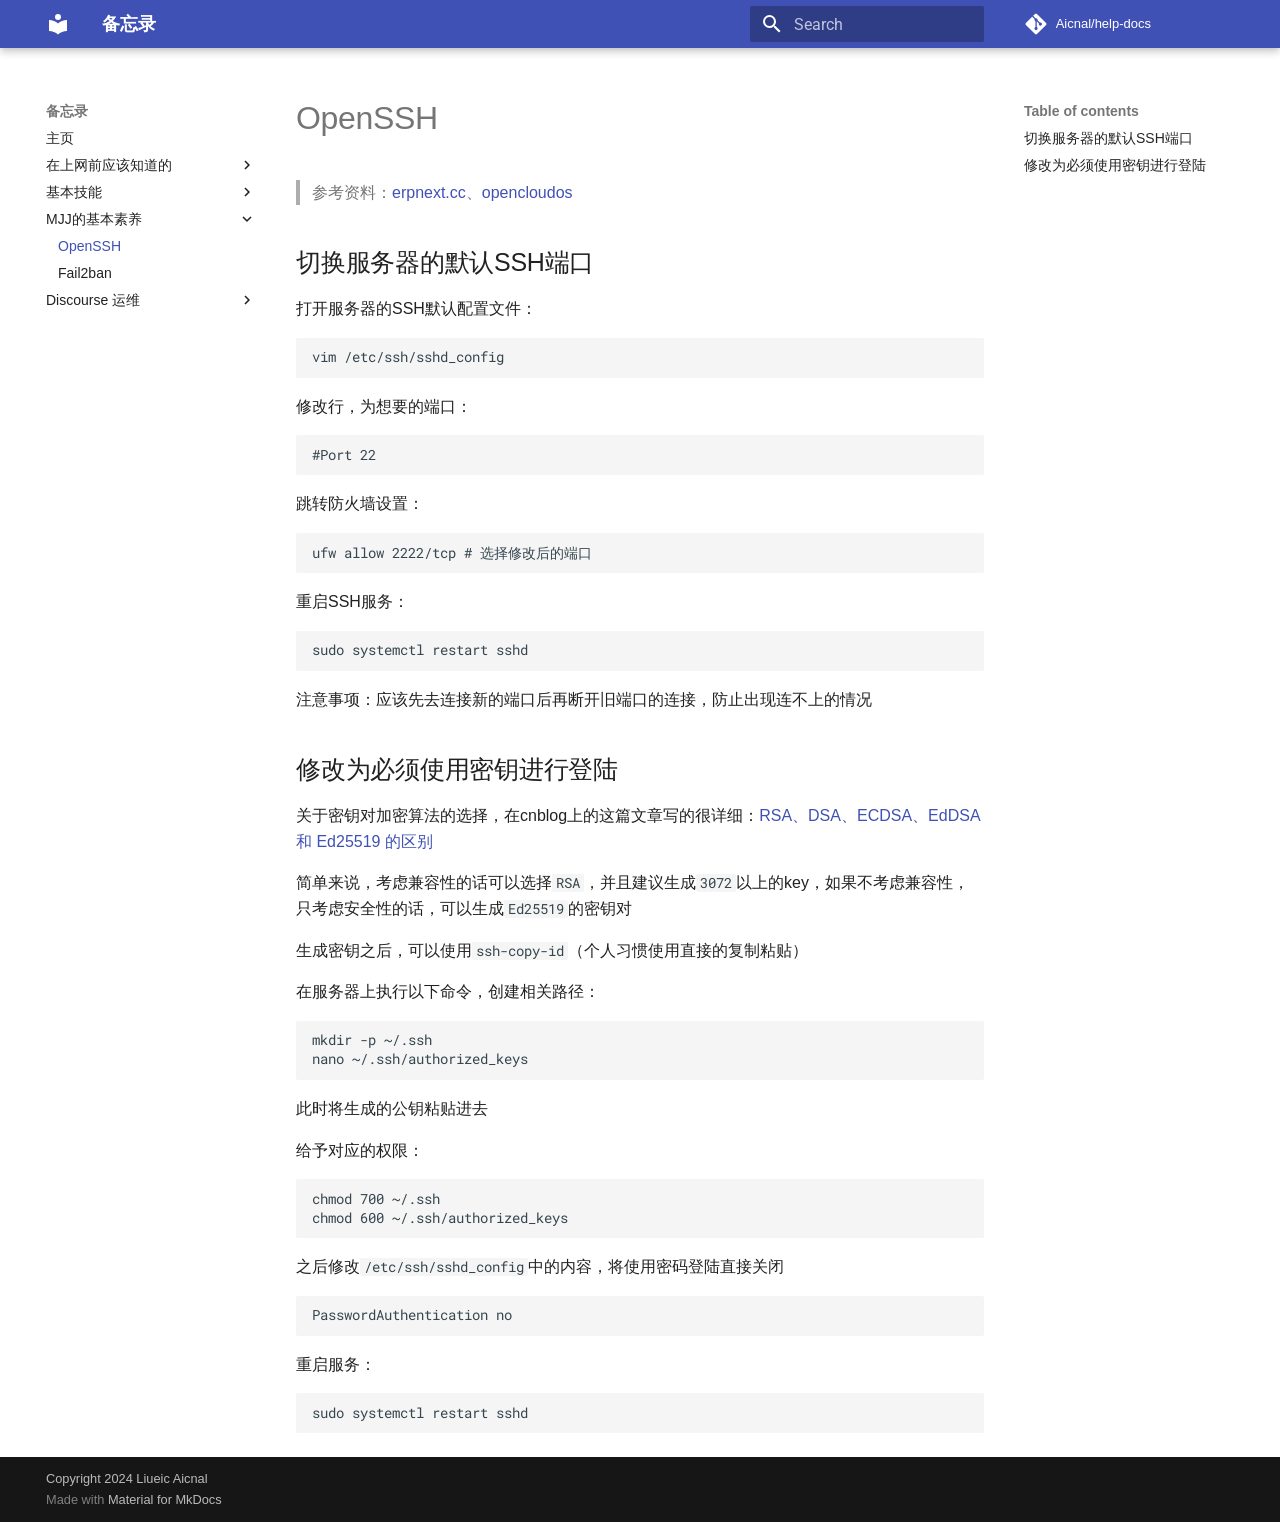
<file: MJJ的基本素养/Openssh/index.html>
<!doctype html><html lang=en class=no-js> <head><meta charset=utf-8><meta name=viewport content="width=device-width,initial-scale=1"><meta name=description content=怕自己忘的备忘录qvq><meta name=author content="Liueic Aicnal"><link href=../../%E5%9F%BA%E6%9C%AC%E6%8A%80%E8%83%BD/%E9%85%8D%E7%BD%AESSH%E5%AF%86%E9%92%A5%E4%B8%8E%E7%AD%BE%E5%90%8D/ rel=prev><link href=../Fail2ban/ rel=next><link rel=icon href=../../assets/images/favicon.png><meta name=generator content="mkdocs-1.6.1, mkdocs-material-9.5.47"><title>OpenSSH - 备忘录</title><link rel=stylesheet href=../../assets/stylesheets/main.6f8fc17f.min.css><link rel=stylesheet href=../../assets/stylesheets/palette.06af60db.min.css><link rel=preconnect href=https://fonts.gstatic.com crossorigin><link rel=stylesheet href="https://fonts.googleapis.com/css?family=Roboto:300,300i,400,400i,700,700i%7CRoboto+Mono:400,400i,700,700i&display=fallback"><style>:root{--md-text-font:"Roboto";--md-code-font:"Roboto Mono"}</style><link rel=stylesheet href=../../stylesheets/extra.css><link rel=stylesheet href=https://cdn.staticfile.org/lxgw-wenkai-screen-webfont/1.7.0/lxgwwenkaiscreen.css><script>__md_scope=new URL("../..",location),__md_hash=e=>[...e].reduce(((e,_)=>(e<<5)-e+_.charCodeAt(0)),0),__md_get=(e,_=localStorage,t=__md_scope)=>JSON.parse(_.getItem(t.pathname+"."+e)),__md_set=(e,_,t=localStorage,a=__md_scope)=>{try{t.setItem(a.pathname+"."+e,JSON.stringify(_))}catch(e){}}</script></head> <body dir=ltr data-md-color-scheme=light data-md-color-primary=indigo data-md-color-accent=blue> <input class=md-toggle data-md-toggle=drawer type=checkbox id=__drawer autocomplete=off> <input class=md-toggle data-md-toggle=search type=checkbox id=__search autocomplete=off> <label class=md-overlay for=__drawer></label> <div data-md-component=skip> <a href=#openssh class=md-skip> Skip to content </a> </div> <div data-md-component=announce> </div> <header class="md-header md-header--shadow" data-md-component=header> <nav class="md-header__inner md-grid" aria-label=Header> <a href=../.. title=备忘录 class="md-header__button md-logo" aria-label=备忘录 data-md-component=logo> <svg xmlns=http://www.w3.org/2000/svg viewbox="0 0 24 24"><path d="M12 8a3 3 0 0 0 3-3 3 3 0 0 0-3-3 3 3 0 0 0-3 3 3 3 0 0 0 3 3m0 3.54C9.64 9.35 6.5 8 3 8v11c3.5 0 6.64 1.35 9 3.54 2.36-2.19 5.5-3.54 9-3.54V8c-3.5 0-6.64 1.35-9 3.54"/></svg> </a> <label class="md-header__button md-icon" for=__drawer> <svg xmlns=http://www.w3.org/2000/svg viewbox="0 0 24 24"><path d="M3 6h18v2H3zm0 5h18v2H3zm0 5h18v2H3z"/></svg> </label> <div class=md-header__title data-md-component=header-title> <div class=md-header__ellipsis> <div class=md-header__topic> <span class=md-ellipsis> 备忘录 </span> </div> <div class=md-header__topic data-md-component=header-topic> <span class=md-ellipsis> OpenSSH </span> </div> </div> </div> <label class="md-header__button md-icon" for=__search> <svg xmlns=http://www.w3.org/2000/svg viewbox="0 0 24 24"><path d="M9.5 3A6.5 6.5 0 0 1 16 9.5c0 1.61-.59 3.09-1.56 4.23l.27.27h.79l5 5-1.5 1.5-5-5v-.79l-.27-.27A6.52 6.52 0 0 1 9.5 16 6.5 6.5 0 0 1 3 9.5 6.5 6.5 0 0 1 9.5 3m0 2C7 5 5 7 5 9.5S7 14 9.5 14 14 12 14 9.5 12 5 9.5 5"/></svg> </label> <div class=md-search data-md-component=search role=dialog> <label class=md-search__overlay for=__search></label> <div class=md-search__inner role=search> <form class=md-search__form name=search> <input type=text class=md-search__input name=query aria-label=Search placeholder=Search autocapitalize=off autocorrect=off autocomplete=off spellcheck=false data-md-component=search-query required> <label class="md-search__icon md-icon" for=__search> <svg xmlns=http://www.w3.org/2000/svg viewbox="0 0 24 24"><path d="M9.5 3A6.5 6.5 0 0 1 16 9.5c0 1.61-.59 3.09-1.56 4.23l.27.27h.79l5 5-1.5 1.5-5-5v-.79l-.27-.27A6.52 6.52 0 0 1 9.5 16 6.5 6.5 0 0 1 3 9.5 6.5 6.5 0 0 1 9.5 3m0 2C7 5 5 7 5 9.5S7 14 9.5 14 14 12 14 9.5 12 5 9.5 5"/></svg> <svg xmlns=http://www.w3.org/2000/svg viewbox="0 0 24 24"><path d="M20 11v2H8l5.5 5.5-1.42 1.42L4.16 12l7.92-7.92L13.5 5.5 8 11z"/></svg> </label> <nav class=md-search__options aria-label=Search> <button type=reset class="md-search__icon md-icon" title=Clear aria-label=Clear tabindex=-1> <svg xmlns=http://www.w3.org/2000/svg viewbox="0 0 24 24"><path d="M19 6.41 17.59 5 12 10.59 6.41 5 5 6.41 10.59 12 5 17.59 6.41 19 12 13.41 17.59 19 19 17.59 13.41 12z"/></svg> </button> </nav> </form> <div class=md-search__output> <div class=md-search__scrollwrap tabindex=0 data-md-scrollfix> <div class=md-search-result data-md-component=search-result> <div class=md-search-result__meta> Initializing search </div> <ol class=md-search-result__list role=presentation></ol> </div> </div> </div> </div> </div> <div class=md-header__source> <a href=https://github.com/Aicnal/help-docs title="Go to repository" class=md-source data-md-component=source> <div class="md-source__icon md-icon"> <svg xmlns=http://www.w3.org/2000/svg viewbox="0 0 448 512"><!-- Font Awesome Free 6.7.1 by @fontawesome - https://fontawesome.com License - https://fontawesome.com/license/free (Icons: CC BY 4.0, Fonts: SIL OFL 1.1, Code: MIT License) Copyright 2024 Fonticons, Inc.--><path d="M439.55 236.05 244 40.45a28.87 28.87 0 0 0-40.81 0l-40.66 40.63 51.52 51.52c27.06-9.14 52.68 16.77 43.39 43.68l49.66 49.66c34.23-11.8 61.18 31 35.47 56.69-26.49 26.49-70.21-2.87-56-37.34L240.22 199v121.85c25.3 12.54 22.26 41.85 9.08 55a34.34 34.34 0 0 1-48.55 0c-17.57-17.6-11.07-46.91 11.25-56v-123c-20.8-8.51-24.6-30.74-18.64-45L142.57 101 8.45 235.14a28.86 28.86 0 0 0 0 40.81l195.61 195.6a28.86 28.86 0 0 0 40.8 0l194.69-194.69a28.86 28.86 0 0 0 0-40.81"/></svg> </div> <div class=md-source__repository> Aicnal/help-docs </div> </a> </div> </nav> </header> <div class=md-container data-md-component=container> <main class=md-main data-md-component=main> <div class="md-main__inner md-grid"> <div class="md-sidebar md-sidebar--primary" data-md-component=sidebar data-md-type=navigation> <div class=md-sidebar__scrollwrap> <div class=md-sidebar__inner> <nav class="md-nav md-nav--primary" aria-label=Navigation data-md-level=0> <label class=md-nav__title for=__drawer> <a href=../.. title=备忘录 class="md-nav__button md-logo" aria-label=备忘录 data-md-component=logo> <svg xmlns=http://www.w3.org/2000/svg viewbox="0 0 24 24"><path d="M12 8a3 3 0 0 0 3-3 3 3 0 0 0-3-3 3 3 0 0 0-3 3 3 3 0 0 0 3 3m0 3.54C9.64 9.35 6.5 8 3 8v11c3.5 0 6.64 1.35 9 3.54 2.36-2.19 5.5-3.54 9-3.54V8c-3.5 0-6.64 1.35-9 3.54"/></svg> </a> 备忘录 </label> <div class=md-nav__source> <a href=https://github.com/Aicnal/help-docs title="Go to repository" class=md-source data-md-component=source> <div class="md-source__icon md-icon"> <svg xmlns=http://www.w3.org/2000/svg viewbox="0 0 448 512"><!-- Font Awesome Free 6.7.1 by @fontawesome - https://fontawesome.com License - https://fontawesome.com/license/free (Icons: CC BY 4.0, Fonts: SIL OFL 1.1, Code: MIT License) Copyright 2024 Fonticons, Inc.--><path d="M439.55 236.05 244 40.45a28.87 28.87 0 0 0-40.81 0l-40.66 40.63 51.52 51.52c27.06-9.14 52.68 16.77 43.39 43.68l49.66 49.66c34.23-11.8 61.18 31 35.47 56.69-26.49 26.49-70.21-2.87-56-37.34L240.22 199v121.85c25.3 12.54 22.26 41.85 9.08 55a34.34 34.34 0 0 1-48.55 0c-17.57-17.6-11.07-46.91 11.25-56v-123c-20.8-8.51-24.6-30.74-18.64-45L142.57 101 8.45 235.14a28.86 28.86 0 0 0 0 40.81l195.61 195.6a28.86 28.86 0 0 0 40.8 0l194.69-194.69a28.86 28.86 0 0 0 0-40.81"/></svg> </div> <div class=md-source__repository> Aicnal/help-docs </div> </a> </div> <ul class=md-nav__list data-md-scrollfix> <li class=md-nav__item> <a href=../.. class=md-nav__link> <span class=md-ellipsis> 主页 </span> </a> </li> <li class="md-nav__item md-nav__item--nested"> <input class="md-nav__toggle md-toggle " type=checkbox id=__nav_2> <label class=md-nav__link for=__nav_2 id=__nav_2_label tabindex=0> <span class=md-ellipsis> 在上网前应该知道的 </span> <span class="md-nav__icon md-icon"></span> </label> <nav class=md-nav data-md-level=1 aria-labelledby=__nav_2_label aria-expanded=false> <label class=md-nav__title for=__nav_2> <span class="md-nav__icon md-icon"></span> 在上网前应该知道的 </label> <ul class=md-nav__list data-md-scrollfix> <li class=md-nav__item> <a href=../../%E5%9C%A8%E4%B8%8A%E7%BD%91%E5%89%8D%E5%BA%94%E8%AF%A5%E7%9F%A5%E9%81%93%E7%9A%84/how-to-ask/ class=md-nav__link> <span class=md-ellipsis> 提问的智慧 </span> </a> </li> </ul> </nav> </li> <li class="md-nav__item md-nav__item--nested"> <input class="md-nav__toggle md-toggle " type=checkbox id=__nav_3> <label class=md-nav__link for=__nav_3 id=__nav_3_label tabindex=0> <span class=md-ellipsis> 基本技能 </span> <span class="md-nav__icon md-icon"></span> </label> <nav class=md-nav data-md-level=1 aria-labelledby=__nav_3_label aria-expanded=false> <label class=md-nav__title for=__nav_3> <span class="md-nav__icon md-icon"></span> 基本技能 </label> <ul class=md-nav__list data-md-scrollfix> <li class=md-nav__item> <a href=../../%E5%9F%BA%E6%9C%AC%E6%8A%80%E8%83%BD/git/ class=md-nav__link> <span class=md-ellipsis> Git </span> </a> </li> <li class=md-nav__item> <a href=../../%E5%9F%BA%E6%9C%AC%E6%8A%80%E8%83%BD/vim/ class=md-nav__link> <span class=md-ellipsis> Vim </span> </a> </li> <li class=md-nav__item> <a href=../../%E5%9F%BA%E6%9C%AC%E6%8A%80%E8%83%BD/%E9%85%8D%E7%BD%AESSH%E5%AF%86%E9%92%A5%E4%B8%8E%E7%AD%BE%E5%90%8D/ class=md-nav__link> <span class=md-ellipsis> 配置 SSH 密钥与签名 </span> </a> </li> </ul> </nav> </li> <li class="md-nav__item md-nav__item--active md-nav__item--nested"> <input class="md-nav__toggle md-toggle " type=checkbox id=__nav_4 checked> <label class=md-nav__link for=__nav_4 id=__nav_4_label tabindex=0> <span class=md-ellipsis> MJJ的基本素养 </span> <span class="md-nav__icon md-icon"></span> </label> <nav class=md-nav data-md-level=1 aria-labelledby=__nav_4_label aria-expanded=true> <label class=md-nav__title for=__nav_4> <span class="md-nav__icon md-icon"></span> MJJ的基本素养 </label> <ul class=md-nav__list data-md-scrollfix> <li class="md-nav__item md-nav__item--active"> <input class="md-nav__toggle md-toggle" type=checkbox id=__toc> <label class="md-nav__link md-nav__link--active" for=__toc> <span class=md-ellipsis> OpenSSH </span> <span class="md-nav__icon md-icon"></span> </label> <a href=./ class="md-nav__link md-nav__link--active"> <span class=md-ellipsis> OpenSSH </span> </a> <nav class="md-nav md-nav--secondary" aria-label="Table of contents"> <label class=md-nav__title for=__toc> <span class="md-nav__icon md-icon"></span> Table of contents </label> <ul class=md-nav__list data-md-component=toc data-md-scrollfix> <li class=md-nav__item> <a href=#ssh class=md-nav__link> <span class=md-ellipsis> 切换服务器的默认SSH端口 </span> </a> </li> <li class=md-nav__item> <a href=#_1 class=md-nav__link> <span class=md-ellipsis> 修改为必须使用密钥进行登陆 </span> </a> </li> </ul> </nav> </li> <li class=md-nav__item> <a href=../Fail2ban/ class=md-nav__link> <span class=md-ellipsis> Fail2ban </span> </a> </li> </ul> </nav> </li> <li class="md-nav__item md-nav__item--nested"> <input class="md-nav__toggle md-toggle " type=checkbox id=__nav_5> <label class=md-nav__link for=__nav_5 id=__nav_5_label tabindex=0> <span class=md-ellipsis> Discourse 运维 </span> <span class="md-nav__icon md-icon"></span> </label> <nav class=md-nav data-md-level=1 aria-labelledby=__nav_5_label aria-expanded=false> <label class=md-nav__title for=__nav_5> <span class="md-nav__icon md-icon"></span> Discourse 运维 </label> <ul class=md-nav__list data-md-scrollfix> <li class=md-nav__item> <a href=../../Discourse/Install/ class=md-nav__link> <span class=md-ellipsis> Discourse 安装 </span> </a> </li> <li class=md-nav__item> <a href=../../Discourse/plugin/ class=md-nav__link> <span class=md-ellipsis> Discourse 插件 </span> </a> </li> <li class=md-nav__item> <a href=../../Discourse/admin/ class=md-nav__link> <span class=md-ellipsis> Discourse admin配置 </span> </a> </li> </ul> </nav> </li> </ul> </nav> </div> </div> </div> <div class="md-sidebar md-sidebar--secondary" data-md-component=sidebar data-md-type=toc> <div class=md-sidebar__scrollwrap> <div class=md-sidebar__inner> <nav class="md-nav md-nav--secondary" aria-label="Table of contents"> <label class=md-nav__title for=__toc> <span class="md-nav__icon md-icon"></span> Table of contents </label> <ul class=md-nav__list data-md-component=toc data-md-scrollfix> <li class=md-nav__item> <a href=#ssh class=md-nav__link> <span class=md-ellipsis> 切换服务器的默认SSH端口 </span> </a> </li> <li class=md-nav__item> <a href=#_1 class=md-nav__link> <span class=md-ellipsis> 修改为必须使用密钥进行登陆 </span> </a> </li> </ul> </nav> </div> </div> </div> <div class=md-content data-md-component=content> <article class="md-content__inner md-typeset"> <h1 id=openssh>OpenSSH<a class=headerlink href=#openssh title="Permanent link">&para;</a></h1> <blockquote> <p>参考资料：<a href=https://erpnext.cc/computer-security/%E7%BD%91%E7%BB%9C%E5%AE%89%E5%85%A8/OpenSSH/OpenSSH%20%E4%BD%BF%E7%94%A8%E6%96%B9%E6%B3%95/ >erpnext.cc</a>、<a href=https://docs.opencloudos.org/OCS/Network_Guide/OpenSSH_guide/ >opencloudos</a></p> </blockquote> <h2 id=ssh>切换服务器的默认SSH端口<a class=headerlink href=#ssh title="Permanent link">&para;</a></h2> <p>打开服务器的SSH默认配置文件：</p> <div class="language-text highlight"><pre><span></span><code><span id=__span-0-1><a id=__codelineno-0-1 name=__codelineno-0-1 href=#__codelineno-0-1></a>vim /etc/ssh/sshd_config
</span></code></pre></div> <p>修改行，为想要的端口：</p> <div class="language-text highlight"><pre><span></span><code><span id=__span-1-1><a id=__codelineno-1-1 name=__codelineno-1-1 href=#__codelineno-1-1></a>#Port 22
</span></code></pre></div> <p>跳转防火墙设置：</p> <div class="language-text highlight"><pre><span></span><code><span id=__span-2-1><a id=__codelineno-2-1 name=__codelineno-2-1 href=#__codelineno-2-1></a>ufw allow 2222/tcp # 选择修改后的端口
</span></code></pre></div> <p>重启SSH服务：</p> <div class="language-text highlight"><pre><span></span><code><span id=__span-3-1><a id=__codelineno-3-1 name=__codelineno-3-1 href=#__codelineno-3-1></a>sudo systemctl restart sshd
</span></code></pre></div> <p>注意事项：应该先去连接新的端口后再断开旧端口的连接，防止出现连不上的情况</p> <h2 id=_1>修改为必须使用密钥进行登陆<a class=headerlink href=#_1 title="Permanent link">&para;</a></h2> <p>关于密钥对加密算法的选择，在cnblog上的这篇文章写的很详细：<a href=https://www.cnblogs.com/librarookie/p/15389876.html>RSA、DSA、ECDSA、EdDSA 和 Ed25519 的区别</a></p> <p>简单来说，考虑兼容性的话可以选择<code>RSA</code>，并且建议生成<code>3072</code>以上的key，如果不考虑兼容性，只考虑安全性的话，可以生成<code>Ed25519</code>的密钥对</p> <p>生成密钥之后，可以使用<code>ssh-copy-id</code>（个人习惯使用直接的复制粘贴）</p> <p>在服务器上执行以下命令，创建相关路径：</p> <div class="language-text highlight"><pre><span></span><code><span id=__span-4-1><a id=__codelineno-4-1 name=__codelineno-4-1 href=#__codelineno-4-1></a>mkdir -p ~/.ssh
</span><span id=__span-4-2><a id=__codelineno-4-2 name=__codelineno-4-2 href=#__codelineno-4-2></a>nano ~/.ssh/authorized_keys
</span></code></pre></div> <p>此时将生成的公钥粘贴进去</p> <p>给予对应的权限：</p> <div class="language-text highlight"><pre><span></span><code><span id=__span-5-1><a id=__codelineno-5-1 name=__codelineno-5-1 href=#__codelineno-5-1></a>chmod 700 ~/.ssh
</span><span id=__span-5-2><a id=__codelineno-5-2 name=__codelineno-5-2 href=#__codelineno-5-2></a>chmod 600 ~/.ssh/authorized_keys
</span></code></pre></div> <p>之后修改<code>/etc/ssh/sshd_config</code>中的内容，将使用密码登陆直接关闭</p> <div class="language-text highlight"><pre><span></span><code><span id=__span-6-1><a id=__codelineno-6-1 name=__codelineno-6-1 href=#__codelineno-6-1></a>PasswordAuthentication no
</span></code></pre></div> <p>重启服务：</p> <div class="language-text highlight"><pre><span></span><code><span id=__span-7-1><a id=__codelineno-7-1 name=__codelineno-7-1 href=#__codelineno-7-1></a>sudo systemctl restart sshd
</span></code></pre></div> </article> </div> <script>var target=document.getElementById(location.hash.slice(1));target&&target.name&&(target.checked=target.name.startsWith("__tabbed_"))</script> </div> </main> <footer class=md-footer> <div class="md-footer-meta md-typeset"> <div class="md-footer-meta__inner md-grid"> <div class=md-copyright> <div class=md-copyright__highlight> Copyright 2024 Liueic Aicnal </div> Made with <a href=https://squidfunk.github.io/mkdocs-material/ target=_blank rel=noopener> Material for MkDocs </a> </div> </div> </div> </footer> </div> <div class=md-dialog data-md-component=dialog> <div class="md-dialog__inner md-typeset"></div> </div> <script id=__config type=application/json>{"base": "../..", "features": [], "search": "../../assets/javascripts/workers/search.6ce7567c.min.js", "translations": {"clipboard.copied": "Copied to clipboard", "clipboard.copy": "Copy to clipboard", "search.result.more.one": "1 more on this page", "search.result.more.other": "# more on this page", "search.result.none": "No matching documents", "search.result.one": "1 matching document", "search.result.other": "# matching documents", "search.result.placeholder": "Type to start searching", "search.result.term.missing": "Missing", "select.version": "Select version"}}</script> <script src=../../assets/javascripts/bundle.83f73b43.min.js></script> </body> </html>
</file>
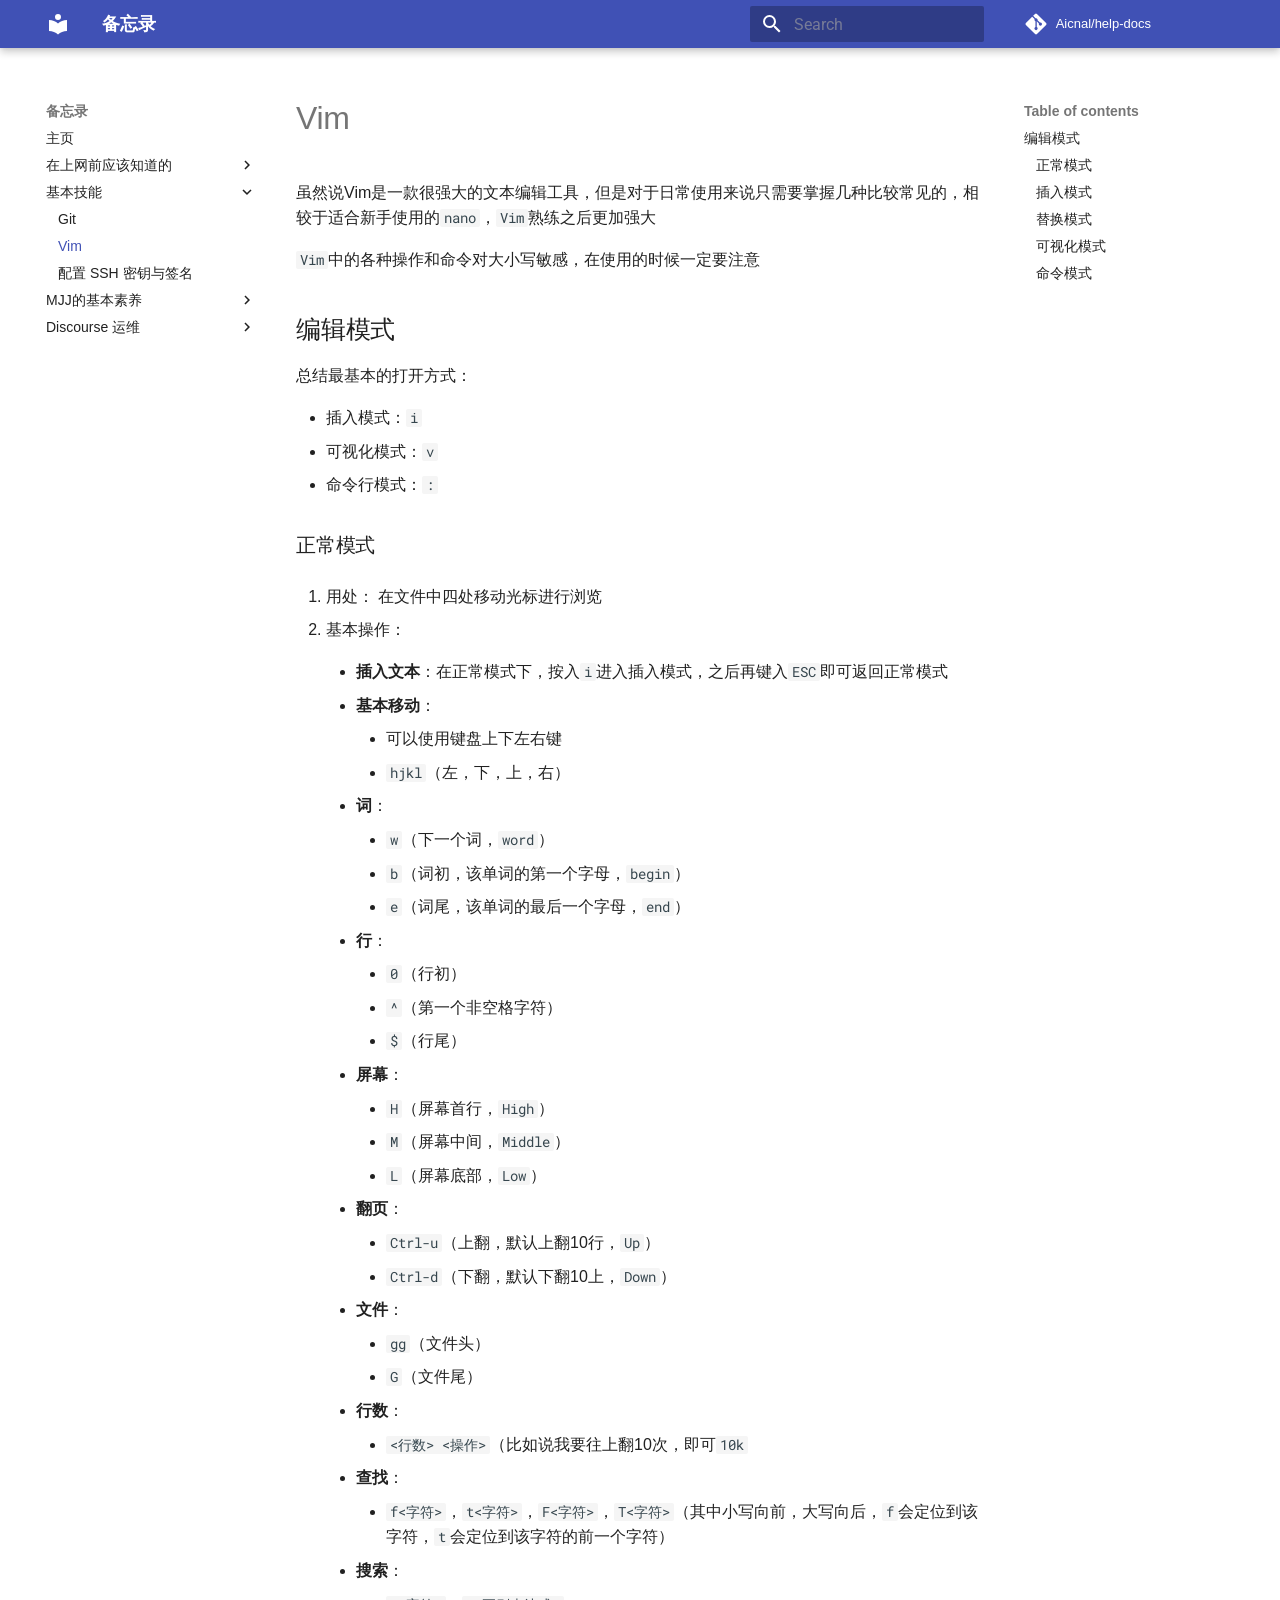
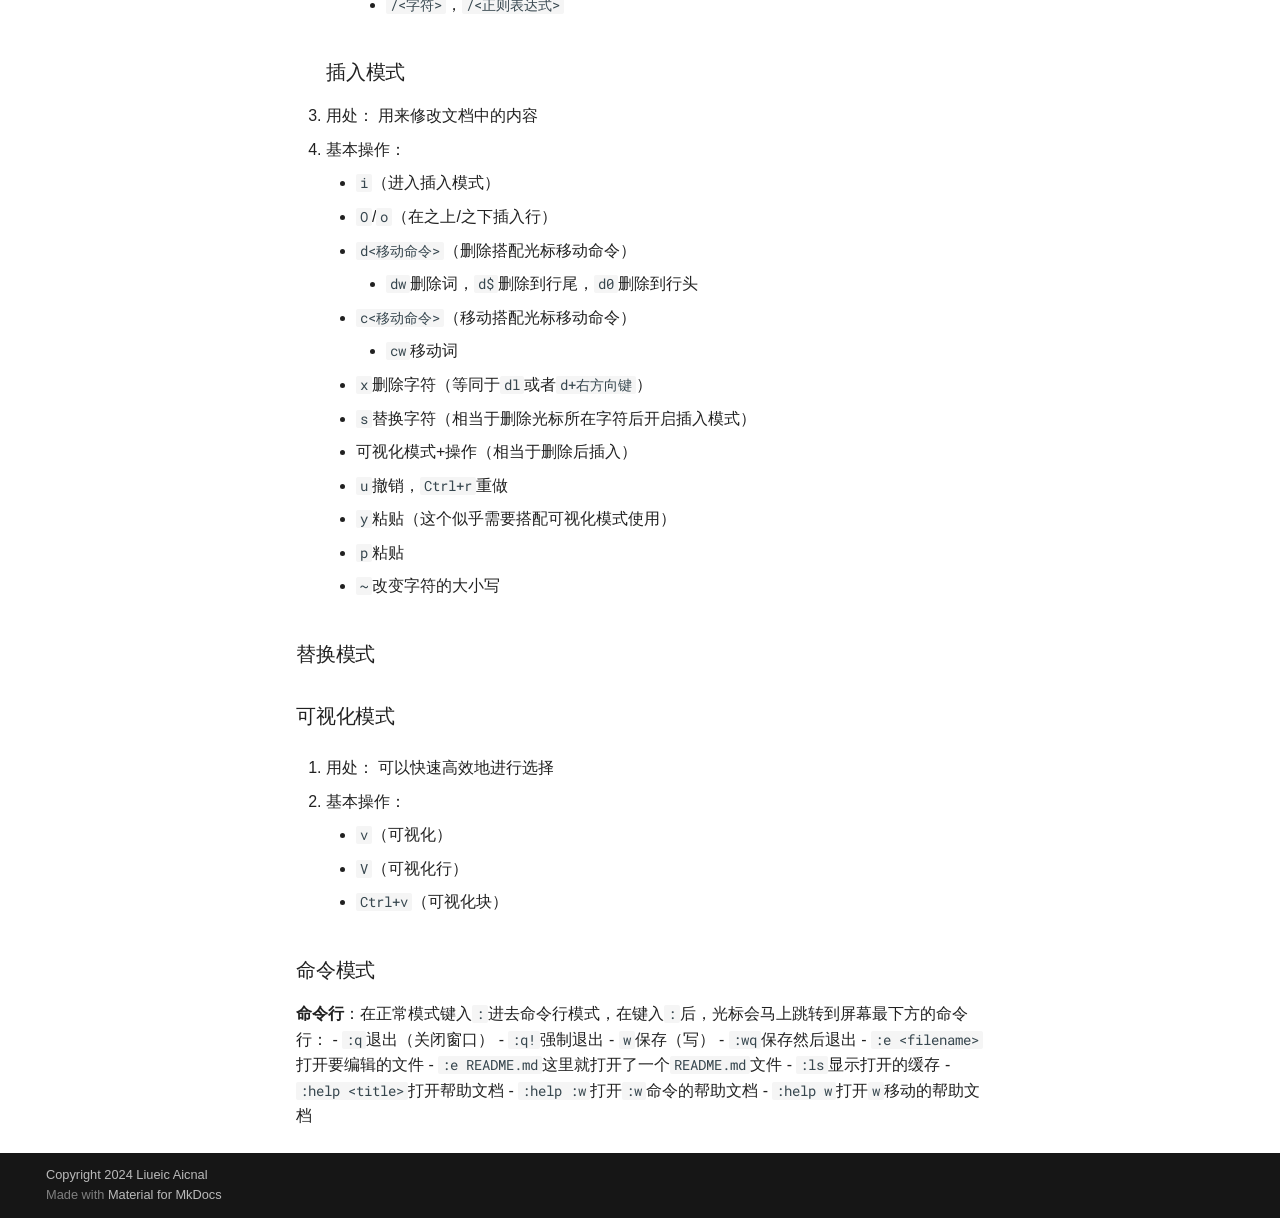
<file: 基本技能/vim/index.html>
<!doctype html><html lang=en class=no-js> <head><meta charset=utf-8><meta name=viewport content="width=device-width,initial-scale=1"><meta name=description content=怕自己忘的备忘录qvq><meta name=author content="Liueic Aicnal"><link href=../git/ rel=prev><link href=../%E9%85%8D%E7%BD%AESSH%E5%AF%86%E9%92%A5%E4%B8%8E%E7%AD%BE%E5%90%8D/ rel=next><link rel=icon href=../../assets/images/favicon.png><meta name=generator content="mkdocs-1.6.1, mkdocs-material-9.5.47"><title>Vim - 备忘录</title><link rel=stylesheet href=../../assets/stylesheets/main.6f8fc17f.min.css><link rel=stylesheet href=../../assets/stylesheets/palette.06af60db.min.css><link rel=preconnect href=https://fonts.gstatic.com crossorigin><link rel=stylesheet href="https://fonts.googleapis.com/css?family=Roboto:300,300i,400,400i,700,700i%7CRoboto+Mono:400,400i,700,700i&display=fallback"><style>:root{--md-text-font:"Roboto";--md-code-font:"Roboto Mono"}</style><link rel=stylesheet href=../../stylesheets/extra.css><link rel=stylesheet href=https://cdn.staticfile.org/lxgw-wenkai-screen-webfont/1.7.0/lxgwwenkaiscreen.css><script>__md_scope=new URL("../..",location),__md_hash=e=>[...e].reduce(((e,_)=>(e<<5)-e+_.charCodeAt(0)),0),__md_get=(e,_=localStorage,t=__md_scope)=>JSON.parse(_.getItem(t.pathname+"."+e)),__md_set=(e,_,t=localStorage,a=__md_scope)=>{try{t.setItem(a.pathname+"."+e,JSON.stringify(_))}catch(e){}}</script></head> <body dir=ltr data-md-color-scheme=light data-md-color-primary=indigo data-md-color-accent=blue> <input class=md-toggle data-md-toggle=drawer type=checkbox id=__drawer autocomplete=off> <input class=md-toggle data-md-toggle=search type=checkbox id=__search autocomplete=off> <label class=md-overlay for=__drawer></label> <div data-md-component=skip> <a href=#_1 class=md-skip> Skip to content </a> </div> <div data-md-component=announce> </div> <header class="md-header md-header--shadow" data-md-component=header> <nav class="md-header__inner md-grid" aria-label=Header> <a href=../.. title=备忘录 class="md-header__button md-logo" aria-label=备忘录 data-md-component=logo> <svg xmlns=http://www.w3.org/2000/svg viewbox="0 0 24 24"><path d="M12 8a3 3 0 0 0 3-3 3 3 0 0 0-3-3 3 3 0 0 0-3 3 3 3 0 0 0 3 3m0 3.54C9.64 9.35 6.5 8 3 8v11c3.5 0 6.64 1.35 9 3.54 2.36-2.19 5.5-3.54 9-3.54V8c-3.5 0-6.64 1.35-9 3.54"/></svg> </a> <label class="md-header__button md-icon" for=__drawer> <svg xmlns=http://www.w3.org/2000/svg viewbox="0 0 24 24"><path d="M3 6h18v2H3zm0 5h18v2H3zm0 5h18v2H3z"/></svg> </label> <div class=md-header__title data-md-component=header-title> <div class=md-header__ellipsis> <div class=md-header__topic> <span class=md-ellipsis> 备忘录 </span> </div> <div class=md-header__topic data-md-component=header-topic> <span class=md-ellipsis> Vim </span> </div> </div> </div> <label class="md-header__button md-icon" for=__search> <svg xmlns=http://www.w3.org/2000/svg viewbox="0 0 24 24"><path d="M9.5 3A6.5 6.5 0 0 1 16 9.5c0 1.61-.59 3.09-1.56 4.23l.27.27h.79l5 5-1.5 1.5-5-5v-.79l-.27-.27A6.52 6.52 0 0 1 9.5 16 6.5 6.5 0 0 1 3 9.5 6.5 6.5 0 0 1 9.5 3m0 2C7 5 5 7 5 9.5S7 14 9.5 14 14 12 14 9.5 12 5 9.5 5"/></svg> </label> <div class=md-search data-md-component=search role=dialog> <label class=md-search__overlay for=__search></label> <div class=md-search__inner role=search> <form class=md-search__form name=search> <input type=text class=md-search__input name=query aria-label=Search placeholder=Search autocapitalize=off autocorrect=off autocomplete=off spellcheck=false data-md-component=search-query required> <label class="md-search__icon md-icon" for=__search> <svg xmlns=http://www.w3.org/2000/svg viewbox="0 0 24 24"><path d="M9.5 3A6.5 6.5 0 0 1 16 9.5c0 1.61-.59 3.09-1.56 4.23l.27.27h.79l5 5-1.5 1.5-5-5v-.79l-.27-.27A6.52 6.52 0 0 1 9.5 16 6.5 6.5 0 0 1 3 9.5 6.5 6.5 0 0 1 9.5 3m0 2C7 5 5 7 5 9.5S7 14 9.5 14 14 12 14 9.5 12 5 9.5 5"/></svg> <svg xmlns=http://www.w3.org/2000/svg viewbox="0 0 24 24"><path d="M20 11v2H8l5.5 5.5-1.42 1.42L4.16 12l7.92-7.92L13.5 5.5 8 11z"/></svg> </label> <nav class=md-search__options aria-label=Search> <button type=reset class="md-search__icon md-icon" title=Clear aria-label=Clear tabindex=-1> <svg xmlns=http://www.w3.org/2000/svg viewbox="0 0 24 24"><path d="M19 6.41 17.59 5 12 10.59 6.41 5 5 6.41 10.59 12 5 17.59 6.41 19 12 13.41 17.59 19 19 17.59 13.41 12z"/></svg> </button> </nav> </form> <div class=md-search__output> <div class=md-search__scrollwrap tabindex=0 data-md-scrollfix> <div class=md-search-result data-md-component=search-result> <div class=md-search-result__meta> Initializing search </div> <ol class=md-search-result__list role=presentation></ol> </div> </div> </div> </div> </div> <div class=md-header__source> <a href=https://github.com/Aicnal/help-docs title="Go to repository" class=md-source data-md-component=source> <div class="md-source__icon md-icon"> <svg xmlns=http://www.w3.org/2000/svg viewbox="0 0 448 512"><!-- Font Awesome Free 6.7.1 by @fontawesome - https://fontawesome.com License - https://fontawesome.com/license/free (Icons: CC BY 4.0, Fonts: SIL OFL 1.1, Code: MIT License) Copyright 2024 Fonticons, Inc.--><path d="M439.55 236.05 244 40.45a28.87 28.87 0 0 0-40.81 0l-40.66 40.63 51.52 51.52c27.06-9.14 52.68 16.77 43.39 43.68l49.66 49.66c34.23-11.8 61.18 31 35.47 56.69-26.49 26.49-70.21-2.87-56-37.34L240.22 199v121.85c25.3 12.54 22.26 41.85 9.08 55a34.34 34.34 0 0 1-48.55 0c-17.57-17.6-11.07-46.91 11.25-56v-123c-20.8-8.51-24.6-30.74-18.64-45L142.57 101 8.45 235.14a28.86 28.86 0 0 0 0 40.81l195.61 195.6a28.86 28.86 0 0 0 40.8 0l194.69-194.69a28.86 28.86 0 0 0 0-40.81"/></svg> </div> <div class=md-source__repository> Aicnal/help-docs </div> </a> </div> </nav> </header> <div class=md-container data-md-component=container> <main class=md-main data-md-component=main> <div class="md-main__inner md-grid"> <div class="md-sidebar md-sidebar--primary" data-md-component=sidebar data-md-type=navigation> <div class=md-sidebar__scrollwrap> <div class=md-sidebar__inner> <nav class="md-nav md-nav--primary" aria-label=Navigation data-md-level=0> <label class=md-nav__title for=__drawer> <a href=../.. title=备忘录 class="md-nav__button md-logo" aria-label=备忘录 data-md-component=logo> <svg xmlns=http://www.w3.org/2000/svg viewbox="0 0 24 24"><path d="M12 8a3 3 0 0 0 3-3 3 3 0 0 0-3-3 3 3 0 0 0-3 3 3 3 0 0 0 3 3m0 3.54C9.64 9.35 6.5 8 3 8v11c3.5 0 6.64 1.35 9 3.54 2.36-2.19 5.5-3.54 9-3.54V8c-3.5 0-6.64 1.35-9 3.54"/></svg> </a> 备忘录 </label> <div class=md-nav__source> <a href=https://github.com/Aicnal/help-docs title="Go to repository" class=md-source data-md-component=source> <div class="md-source__icon md-icon"> <svg xmlns=http://www.w3.org/2000/svg viewbox="0 0 448 512"><!-- Font Awesome Free 6.7.1 by @fontawesome - https://fontawesome.com License - https://fontawesome.com/license/free (Icons: CC BY 4.0, Fonts: SIL OFL 1.1, Code: MIT License) Copyright 2024 Fonticons, Inc.--><path d="M439.55 236.05 244 40.45a28.87 28.87 0 0 0-40.81 0l-40.66 40.63 51.52 51.52c27.06-9.14 52.68 16.77 43.39 43.68l49.66 49.66c34.23-11.8 61.18 31 35.47 56.69-26.49 26.49-70.21-2.87-56-37.34L240.22 199v121.85c25.3 12.54 22.26 41.85 9.08 55a34.34 34.34 0 0 1-48.55 0c-17.57-17.6-11.07-46.91 11.25-56v-123c-20.8-8.51-24.6-30.74-18.64-45L142.57 101 8.45 235.14a28.86 28.86 0 0 0 0 40.81l195.61 195.6a28.86 28.86 0 0 0 40.8 0l194.69-194.69a28.86 28.86 0 0 0 0-40.81"/></svg> </div> <div class=md-source__repository> Aicnal/help-docs </div> </a> </div> <ul class=md-nav__list data-md-scrollfix> <li class=md-nav__item> <a href=../.. class=md-nav__link> <span class=md-ellipsis> 主页 </span> </a> </li> <li class="md-nav__item md-nav__item--nested"> <input class="md-nav__toggle md-toggle " type=checkbox id=__nav_2> <label class=md-nav__link for=__nav_2 id=__nav_2_label tabindex=0> <span class=md-ellipsis> 在上网前应该知道的 </span> <span class="md-nav__icon md-icon"></span> </label> <nav class=md-nav data-md-level=1 aria-labelledby=__nav_2_label aria-expanded=false> <label class=md-nav__title for=__nav_2> <span class="md-nav__icon md-icon"></span> 在上网前应该知道的 </label> <ul class=md-nav__list data-md-scrollfix> <li class=md-nav__item> <a href=../../%E5%9C%A8%E4%B8%8A%E7%BD%91%E5%89%8D%E5%BA%94%E8%AF%A5%E7%9F%A5%E9%81%93%E7%9A%84/how-to-ask/ class=md-nav__link> <span class=md-ellipsis> 提问的智慧 </span> </a> </li> </ul> </nav> </li> <li class="md-nav__item md-nav__item--active md-nav__item--nested"> <input class="md-nav__toggle md-toggle " type=checkbox id=__nav_3 checked> <label class=md-nav__link for=__nav_3 id=__nav_3_label tabindex=0> <span class=md-ellipsis> 基本技能 </span> <span class="md-nav__icon md-icon"></span> </label> <nav class=md-nav data-md-level=1 aria-labelledby=__nav_3_label aria-expanded=true> <label class=md-nav__title for=__nav_3> <span class="md-nav__icon md-icon"></span> 基本技能 </label> <ul class=md-nav__list data-md-scrollfix> <li class=md-nav__item> <a href=../git/ class=md-nav__link> <span class=md-ellipsis> Git </span> </a> </li> <li class="md-nav__item md-nav__item--active"> <input class="md-nav__toggle md-toggle" type=checkbox id=__toc> <label class="md-nav__link md-nav__link--active" for=__toc> <span class=md-ellipsis> Vim </span> <span class="md-nav__icon md-icon"></span> </label> <a href=./ class="md-nav__link md-nav__link--active"> <span class=md-ellipsis> Vim </span> </a> <nav class="md-nav md-nav--secondary" aria-label="Table of contents"> <label class=md-nav__title for=__toc> <span class="md-nav__icon md-icon"></span> Table of contents </label> <ul class=md-nav__list data-md-component=toc data-md-scrollfix> <li class=md-nav__item> <a href=#_1 class=md-nav__link> <span class=md-ellipsis> 编辑模式 </span> </a> <nav class=md-nav aria-label=编辑模式> <ul class=md-nav__list> <li class=md-nav__item> <a href=#_2 class=md-nav__link> <span class=md-ellipsis> 正常模式 </span> </a> </li> <li class=md-nav__item> <a href=#_3 class=md-nav__link> <span class=md-ellipsis> 插入模式 </span> </a> </li> <li class=md-nav__item> <a href=#_4 class=md-nav__link> <span class=md-ellipsis> 替换模式 </span> </a> </li> <li class=md-nav__item> <a href=#_5 class=md-nav__link> <span class=md-ellipsis> 可视化模式 </span> </a> </li> <li class=md-nav__item> <a href=#_6 class=md-nav__link> <span class=md-ellipsis> 命令模式 </span> </a> </li> </ul> </nav> </li> </ul> </nav> </li> <li class=md-nav__item> <a href=../%E9%85%8D%E7%BD%AESSH%E5%AF%86%E9%92%A5%E4%B8%8E%E7%AD%BE%E5%90%8D/ class=md-nav__link> <span class=md-ellipsis> 配置 SSH 密钥与签名 </span> </a> </li> </ul> </nav> </li> <li class="md-nav__item md-nav__item--nested"> <input class="md-nav__toggle md-toggle " type=checkbox id=__nav_4> <label class=md-nav__link for=__nav_4 id=__nav_4_label tabindex=0> <span class=md-ellipsis> MJJ的基本素养 </span> <span class="md-nav__icon md-icon"></span> </label> <nav class=md-nav data-md-level=1 aria-labelledby=__nav_4_label aria-expanded=false> <label class=md-nav__title for=__nav_4> <span class="md-nav__icon md-icon"></span> MJJ的基本素养 </label> <ul class=md-nav__list data-md-scrollfix> <li class=md-nav__item> <a href=../../MJJ%E7%9A%84%E5%9F%BA%E6%9C%AC%E7%B4%A0%E5%85%BB/Openssh/ class=md-nav__link> <span class=md-ellipsis> OpenSSH </span> </a> </li> <li class=md-nav__item> <a href=../../MJJ%E7%9A%84%E5%9F%BA%E6%9C%AC%E7%B4%A0%E5%85%BB/Fail2ban/ class=md-nav__link> <span class=md-ellipsis> Fail2ban </span> </a> </li> </ul> </nav> </li> <li class="md-nav__item md-nav__item--nested"> <input class="md-nav__toggle md-toggle " type=checkbox id=__nav_5> <label class=md-nav__link for=__nav_5 id=__nav_5_label tabindex=0> <span class=md-ellipsis> Discourse 运维 </span> <span class="md-nav__icon md-icon"></span> </label> <nav class=md-nav data-md-level=1 aria-labelledby=__nav_5_label aria-expanded=false> <label class=md-nav__title for=__nav_5> <span class="md-nav__icon md-icon"></span> Discourse 运维 </label> <ul class=md-nav__list data-md-scrollfix> <li class=md-nav__item> <a href=../../Discourse/Install/ class=md-nav__link> <span class=md-ellipsis> Discourse 安装 </span> </a> </li> <li class=md-nav__item> <a href=../../Discourse/plugin/ class=md-nav__link> <span class=md-ellipsis> Discourse 插件 </span> </a> </li> <li class=md-nav__item> <a href=../../Discourse/admin/ class=md-nav__link> <span class=md-ellipsis> Discourse admin配置 </span> </a> </li> </ul> </nav> </li> </ul> </nav> </div> </div> </div> <div class="md-sidebar md-sidebar--secondary" data-md-component=sidebar data-md-type=toc> <div class=md-sidebar__scrollwrap> <div class=md-sidebar__inner> <nav class="md-nav md-nav--secondary" aria-label="Table of contents"> <label class=md-nav__title for=__toc> <span class="md-nav__icon md-icon"></span> Table of contents </label> <ul class=md-nav__list data-md-component=toc data-md-scrollfix> <li class=md-nav__item> <a href=#_1 class=md-nav__link> <span class=md-ellipsis> 编辑模式 </span> </a> <nav class=md-nav aria-label=编辑模式> <ul class=md-nav__list> <li class=md-nav__item> <a href=#_2 class=md-nav__link> <span class=md-ellipsis> 正常模式 </span> </a> </li> <li class=md-nav__item> <a href=#_3 class=md-nav__link> <span class=md-ellipsis> 插入模式 </span> </a> </li> <li class=md-nav__item> <a href=#_4 class=md-nav__link> <span class=md-ellipsis> 替换模式 </span> </a> </li> <li class=md-nav__item> <a href=#_5 class=md-nav__link> <span class=md-ellipsis> 可视化模式 </span> </a> </li> <li class=md-nav__item> <a href=#_6 class=md-nav__link> <span class=md-ellipsis> 命令模式 </span> </a> </li> </ul> </nav> </li> </ul> </nav> </div> </div> </div> <div class=md-content data-md-component=content> <article class="md-content__inner md-typeset"> <h1>Vim</h1> <p>虽然说Vim是一款很强大的文本编辑工具，但是对于日常使用来说只需要掌握几种比较常见的，相较于适合新手使用的<code>nano</code>，<code>Vim</code>熟练之后更加强大</p> <p><code>Vim</code>中的各种操作和命令对大小写敏感，在使用的时候一定要注意</p> <h2 id=_1>编辑模式<a class=headerlink href=#_1 title="Permanent link">&para;</a></h2> <p>总结最基本的打开方式：</p> <ul> <li>插入模式：<code>i</code></li> <li>可视化模式：<code>v</code></li> <li>命令行模式：<code>:</code></li> </ul> <h3 id=_2>正常模式<a class=headerlink href=#_2 title="Permanent link">&para;</a></h3> <ol> <li> <p>用处： 在文件中四处移动光标进行浏览</p> </li> <li> <p>基本操作：</p> <ul> <li> <p><strong>插入文本</strong>：在正常模式下，按入<code>i</code>进入插入模式，之后再键入<code>ESC</code>即可返回正常模式</p> </li> <li> <p><strong>基本移动</strong>：</p> <ul> <li>可以使用键盘上下左右键</li> <li><code>hjkl</code>（左，下，上，右）</li> </ul> </li> <li><strong>词</strong>：<ul> <li><code>w</code>（下一个词，<code>word</code>）</li> <li><code>b</code>（词初，该单词的第一个字母，<code>begin</code>）</li> <li><code>e</code>（词尾，该单词的最后一个字母，<code>end</code>）</li> </ul> </li> <li><strong>行</strong>：<ul> <li><code>0</code>（行初）</li> <li><code>^</code>（第一个非空格字符）</li> <li><code>$</code>（行尾）</li> </ul> </li> <li><strong>屏幕</strong>：<ul> <li><code>H</code>（屏幕首行，<code>High</code>）</li> <li><code>M</code>（屏幕中间，<code>Middle</code>）</li> <li><code>L</code>（屏幕底部，<code>Low</code>）</li> </ul> </li> <li><strong>翻页</strong>：<ul> <li><code>Ctrl-u</code>（上翻，默认上翻10行，<code>Up</code>）</li> <li><code>Ctrl-d</code>（下翻，默认下翻10上，<code>Down</code>）</li> </ul> </li> <li><strong>文件</strong>：<ul> <li><code>gg</code>（文件头）</li> <li><code>G</code>（文件尾）</li> </ul> </li> <li><strong>行数</strong>：<ul> <li><code>&lt;行数&gt; &lt;操作&gt;</code>（比如说我要往上翻10次，即可<code>10k</code></li> </ul> </li> <li><strong>查找</strong>：<ul> <li><code>f&lt;字符&gt;</code>，<code>t&lt;字符&gt;</code>，<code>F&lt;字符&gt;</code>，<code>T&lt;字符&gt;</code>（其中小写向前，大写向后，<code>f</code>会定位到该字符，<code>t</code>会定位到该字符的前一个字符）</li> </ul> </li> <li><strong>搜索</strong>：<ul> <li><code>/&lt;字符&gt;</code>，<code>/&lt;正则表达式&gt;</code></li> </ul> </li> </ul> <h3 id=_3>插入模式<a class=headerlink href=#_3 title="Permanent link">&para;</a></h3> </li> <li> <p>用处： 用来修改文档中的内容</p> </li> <li> <p>基本操作：</p> <ul> <li><code>i</code>（进入插入模式）</li> <li><code>O</code>/<code>o</code>（在之上/之下插入行）</li> <li><code>d&lt;移动命令&gt;</code>（删除搭配光标移动命令）<ul> <li><code>dw</code>删除词，<code>d$</code>删除到行尾，<code>d0</code>删除到行头</li> </ul> </li> <li><code>c&lt;移动命令&gt;</code>（移动搭配光标移动命令）<ul> <li><code>cw</code>移动词</li> </ul> </li> <li><code>x</code>删除字符（等同于<code>dl</code>或者<code>d+右方向键</code>）</li> <li><code>s</code>替换字符（相当于删除光标所在字符后开启插入模式）</li> <li>可视化模式+操作（相当于删除后插入）</li> <li><code>u</code>撤销，<code>Ctrl+r</code>重做</li> <li><code>y</code>粘贴（这个似乎需要搭配可视化模式使用）</li> <li><code>p</code>粘贴</li> <li><code>~</code>改变字符的大小写</li> </ul> </li> </ol> <h3 id=_4>替换模式<a class=headerlink href=#_4 title="Permanent link">&para;</a></h3> <h3 id=_5>可视化模式<a class=headerlink href=#_5 title="Permanent link">&para;</a></h3> <ol> <li> <p>用处： 可以快速高效地进行选择</p> </li> <li> <p>基本操作：</p> <ul> <li><code>v</code>（可视化）</li> <li><code>V</code>（可视化行）</li> <li><code>Ctrl+v</code>（可视化块）</li> </ul> </li> </ol> <h3 id=_6>命令模式<a class=headerlink href=#_6 title="Permanent link">&para;</a></h3> <p><strong>命令行</strong>：在正常模式键入<code>:</code>进去命令行模式，在键入<code>:</code>后，光标会马上跳转到屏幕最下方的命令行： - <code>:q</code>退出（关闭窗口） - <code>:q!</code>强制退出 - <code>w</code>保存（写） - <code>:wq</code>保存然后退出 - <code>:e &lt;filename&gt;</code>打开要编辑的文件 - <code>:e README.md</code>这里就打开了一个<code>README.md</code>文件 - <code>:ls</code>显示打开的缓存 - <code>:help &lt;title&gt;</code>打开帮助文档 - <code>:help :w</code>打开<code>:w</code>命令的帮助文档 - <code>:help w</code>打开<code>w</code>移动的帮助文档</p> </article> </div> <script>var target=document.getElementById(location.hash.slice(1));target&&target.name&&(target.checked=target.name.startsWith("__tabbed_"))</script> </div> </main> <footer class=md-footer> <div class="md-footer-meta md-typeset"> <div class="md-footer-meta__inner md-grid"> <div class=md-copyright> <div class=md-copyright__highlight> Copyright 2024 Liueic Aicnal </div> Made with <a href=https://squidfunk.github.io/mkdocs-material/ target=_blank rel=noopener> Material for MkDocs </a> </div> </div> </div> </footer> </div> <div class=md-dialog data-md-component=dialog> <div class="md-dialog__inner md-typeset"></div> </div> <script id=__config type=application/json>{"base": "../..", "features": [], "search": "../../assets/javascripts/workers/search.6ce7567c.min.js", "translations": {"clipboard.copied": "Copied to clipboard", "clipboard.copy": "Copy to clipboard", "search.result.more.one": "1 more on this page", "search.result.more.other": "# more on this page", "search.result.none": "No matching documents", "search.result.one": "1 matching document", "search.result.other": "# matching documents", "search.result.placeholder": "Type to start searching", "search.result.term.missing": "Missing", "select.version": "Select version"}}</script> <script src=../../assets/javascripts/bundle.83f73b43.min.js></script> </body> </html>
</file>
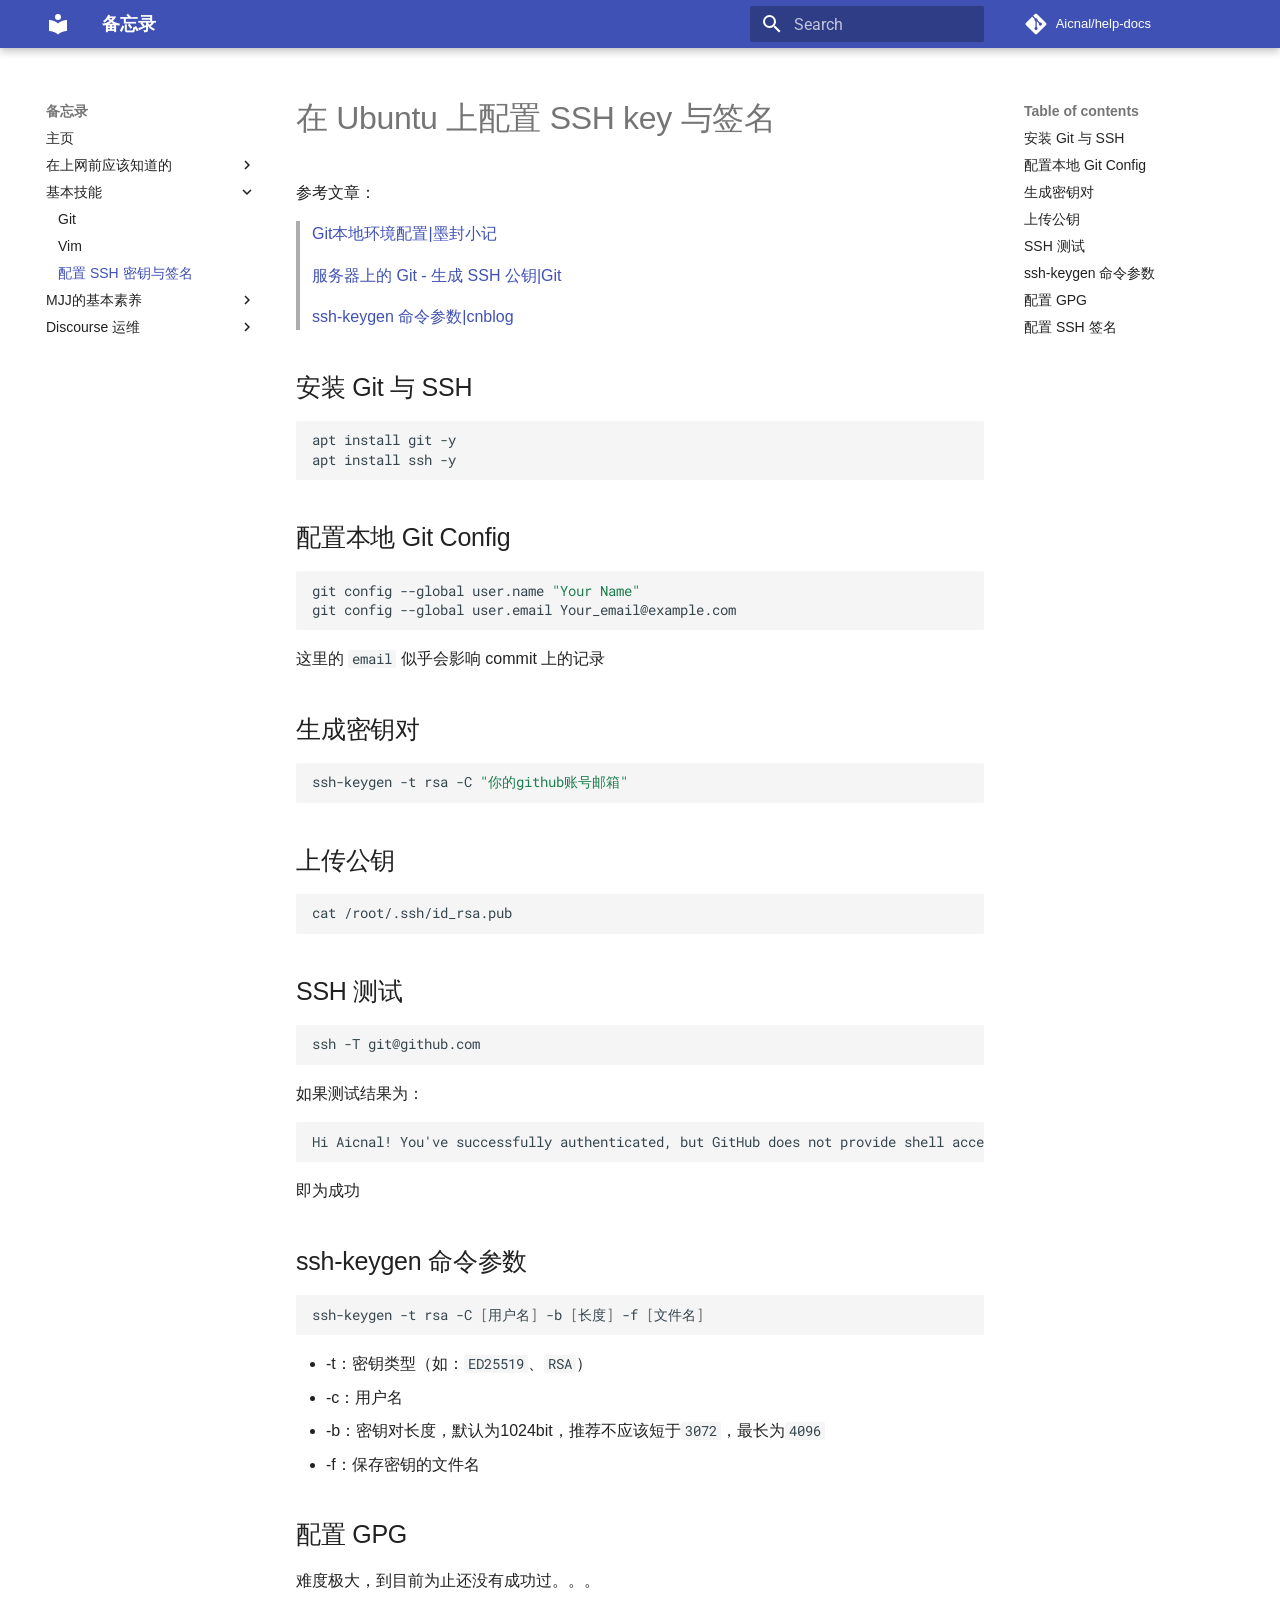
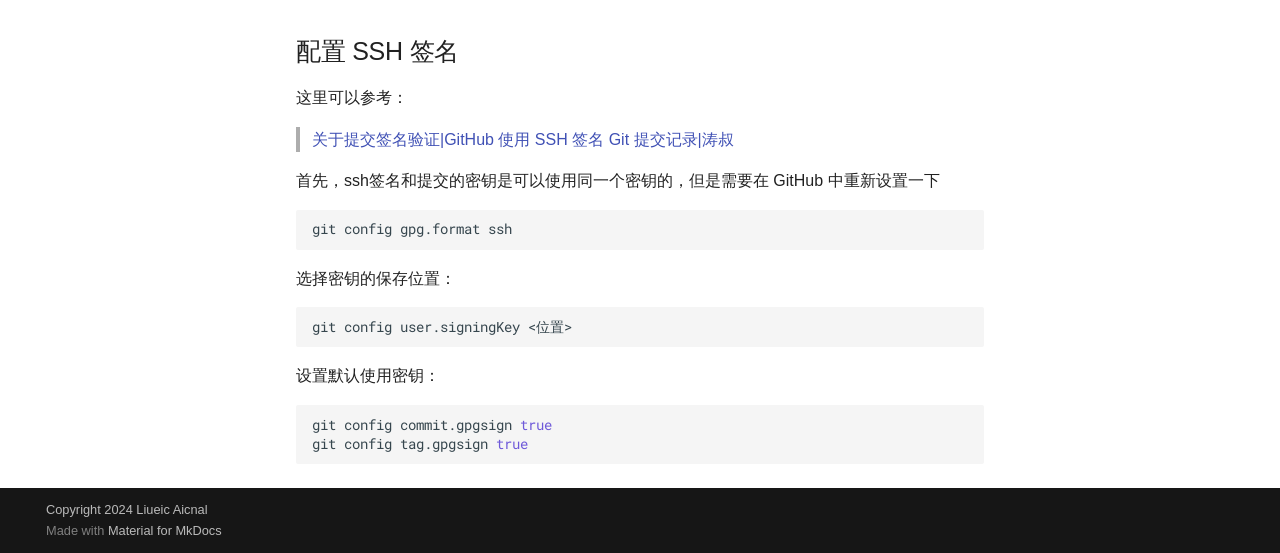
<file: 基本技能/配置SSH密钥与签名/index.html>
<!doctype html><html lang=en class=no-js> <head><meta charset=utf-8><meta name=viewport content="width=device-width,initial-scale=1"><meta name=description content=怕自己忘的备忘录qvq><meta name=author content="Liueic Aicnal"><link href=../vim/ rel=prev><link href=../../MJJ%E7%9A%84%E5%9F%BA%E6%9C%AC%E7%B4%A0%E5%85%BB/Openssh/ rel=next><link rel=icon href=../../assets/images/favicon.png><meta name=generator content="mkdocs-1.6.1, mkdocs-material-9.5.47"><title>配置 SSH 密钥与签名 - 备忘录</title><link rel=stylesheet href=../../assets/stylesheets/main.6f8fc17f.min.css><link rel=stylesheet href=../../assets/stylesheets/palette.06af60db.min.css><link rel=preconnect href=https://fonts.gstatic.com crossorigin><link rel=stylesheet href="https://fonts.googleapis.com/css?family=Roboto:300,300i,400,400i,700,700i%7CRoboto+Mono:400,400i,700,700i&display=fallback"><style>:root{--md-text-font:"Roboto";--md-code-font:"Roboto Mono"}</style><link rel=stylesheet href=../../stylesheets/extra.css><link rel=stylesheet href=https://cdn.staticfile.org/lxgw-wenkai-screen-webfont/1.7.0/lxgwwenkaiscreen.css><script>__md_scope=new URL("../..",location),__md_hash=e=>[...e].reduce(((e,_)=>(e<<5)-e+_.charCodeAt(0)),0),__md_get=(e,_=localStorage,t=__md_scope)=>JSON.parse(_.getItem(t.pathname+"."+e)),__md_set=(e,_,t=localStorage,a=__md_scope)=>{try{t.setItem(a.pathname+"."+e,JSON.stringify(_))}catch(e){}}</script></head> <body dir=ltr data-md-color-scheme=light data-md-color-primary=indigo data-md-color-accent=blue> <input class=md-toggle data-md-toggle=drawer type=checkbox id=__drawer autocomplete=off> <input class=md-toggle data-md-toggle=search type=checkbox id=__search autocomplete=off> <label class=md-overlay for=__drawer></label> <div data-md-component=skip> <a href=#ubuntu-ssh-key class=md-skip> Skip to content </a> </div> <div data-md-component=announce> </div> <header class="md-header md-header--shadow" data-md-component=header> <nav class="md-header__inner md-grid" aria-label=Header> <a href=../.. title=备忘录 class="md-header__button md-logo" aria-label=备忘录 data-md-component=logo> <svg xmlns=http://www.w3.org/2000/svg viewbox="0 0 24 24"><path d="M12 8a3 3 0 0 0 3-3 3 3 0 0 0-3-3 3 3 0 0 0-3 3 3 3 0 0 0 3 3m0 3.54C9.64 9.35 6.5 8 3 8v11c3.5 0 6.64 1.35 9 3.54 2.36-2.19 5.5-3.54 9-3.54V8c-3.5 0-6.64 1.35-9 3.54"/></svg> </a> <label class="md-header__button md-icon" for=__drawer> <svg xmlns=http://www.w3.org/2000/svg viewbox="0 0 24 24"><path d="M3 6h18v2H3zm0 5h18v2H3zm0 5h18v2H3z"/></svg> </label> <div class=md-header__title data-md-component=header-title> <div class=md-header__ellipsis> <div class=md-header__topic> <span class=md-ellipsis> 备忘录 </span> </div> <div class=md-header__topic data-md-component=header-topic> <span class=md-ellipsis> 配置 SSH 密钥与签名 </span> </div> </div> </div> <label class="md-header__button md-icon" for=__search> <svg xmlns=http://www.w3.org/2000/svg viewbox="0 0 24 24"><path d="M9.5 3A6.5 6.5 0 0 1 16 9.5c0 1.61-.59 3.09-1.56 4.23l.27.27h.79l5 5-1.5 1.5-5-5v-.79l-.27-.27A6.52 6.52 0 0 1 9.5 16 6.5 6.5 0 0 1 3 9.5 6.5 6.5 0 0 1 9.5 3m0 2C7 5 5 7 5 9.5S7 14 9.5 14 14 12 14 9.5 12 5 9.5 5"/></svg> </label> <div class=md-search data-md-component=search role=dialog> <label class=md-search__overlay for=__search></label> <div class=md-search__inner role=search> <form class=md-search__form name=search> <input type=text class=md-search__input name=query aria-label=Search placeholder=Search autocapitalize=off autocorrect=off autocomplete=off spellcheck=false data-md-component=search-query required> <label class="md-search__icon md-icon" for=__search> <svg xmlns=http://www.w3.org/2000/svg viewbox="0 0 24 24"><path d="M9.5 3A6.5 6.5 0 0 1 16 9.5c0 1.61-.59 3.09-1.56 4.23l.27.27h.79l5 5-1.5 1.5-5-5v-.79l-.27-.27A6.52 6.52 0 0 1 9.5 16 6.5 6.5 0 0 1 3 9.5 6.5 6.5 0 0 1 9.5 3m0 2C7 5 5 7 5 9.5S7 14 9.5 14 14 12 14 9.5 12 5 9.5 5"/></svg> <svg xmlns=http://www.w3.org/2000/svg viewbox="0 0 24 24"><path d="M20 11v2H8l5.5 5.5-1.42 1.42L4.16 12l7.92-7.92L13.5 5.5 8 11z"/></svg> </label> <nav class=md-search__options aria-label=Search> <button type=reset class="md-search__icon md-icon" title=Clear aria-label=Clear tabindex=-1> <svg xmlns=http://www.w3.org/2000/svg viewbox="0 0 24 24"><path d="M19 6.41 17.59 5 12 10.59 6.41 5 5 6.41 10.59 12 5 17.59 6.41 19 12 13.41 17.59 19 19 17.59 13.41 12z"/></svg> </button> </nav> </form> <div class=md-search__output> <div class=md-search__scrollwrap tabindex=0 data-md-scrollfix> <div class=md-search-result data-md-component=search-result> <div class=md-search-result__meta> Initializing search </div> <ol class=md-search-result__list role=presentation></ol> </div> </div> </div> </div> </div> <div class=md-header__source> <a href=https://github.com/Aicnal/help-docs title="Go to repository" class=md-source data-md-component=source> <div class="md-source__icon md-icon"> <svg xmlns=http://www.w3.org/2000/svg viewbox="0 0 448 512"><!-- Font Awesome Free 6.7.1 by @fontawesome - https://fontawesome.com License - https://fontawesome.com/license/free (Icons: CC BY 4.0, Fonts: SIL OFL 1.1, Code: MIT License) Copyright 2024 Fonticons, Inc.--><path d="M439.55 236.05 244 40.45a28.87 28.87 0 0 0-40.81 0l-40.66 40.63 51.52 51.52c27.06-9.14 52.68 16.77 43.39 43.68l49.66 49.66c34.23-11.8 61.18 31 35.47 56.69-26.49 26.49-70.21-2.87-56-37.34L240.22 199v121.85c25.3 12.54 22.26 41.85 9.08 55a34.34 34.34 0 0 1-48.55 0c-17.57-17.6-11.07-46.91 11.25-56v-123c-20.8-8.51-24.6-30.74-18.64-45L142.57 101 8.45 235.14a28.86 28.86 0 0 0 0 40.81l195.61 195.6a28.86 28.86 0 0 0 40.8 0l194.69-194.69a28.86 28.86 0 0 0 0-40.81"/></svg> </div> <div class=md-source__repository> Aicnal/help-docs </div> </a> </div> </nav> </header> <div class=md-container data-md-component=container> <main class=md-main data-md-component=main> <div class="md-main__inner md-grid"> <div class="md-sidebar md-sidebar--primary" data-md-component=sidebar data-md-type=navigation> <div class=md-sidebar__scrollwrap> <div class=md-sidebar__inner> <nav class="md-nav md-nav--primary" aria-label=Navigation data-md-level=0> <label class=md-nav__title for=__drawer> <a href=../.. title=备忘录 class="md-nav__button md-logo" aria-label=备忘录 data-md-component=logo> <svg xmlns=http://www.w3.org/2000/svg viewbox="0 0 24 24"><path d="M12 8a3 3 0 0 0 3-3 3 3 0 0 0-3-3 3 3 0 0 0-3 3 3 3 0 0 0 3 3m0 3.54C9.64 9.35 6.5 8 3 8v11c3.5 0 6.64 1.35 9 3.54 2.36-2.19 5.5-3.54 9-3.54V8c-3.5 0-6.64 1.35-9 3.54"/></svg> </a> 备忘录 </label> <div class=md-nav__source> <a href=https://github.com/Aicnal/help-docs title="Go to repository" class=md-source data-md-component=source> <div class="md-source__icon md-icon"> <svg xmlns=http://www.w3.org/2000/svg viewbox="0 0 448 512"><!-- Font Awesome Free 6.7.1 by @fontawesome - https://fontawesome.com License - https://fontawesome.com/license/free (Icons: CC BY 4.0, Fonts: SIL OFL 1.1, Code: MIT License) Copyright 2024 Fonticons, Inc.--><path d="M439.55 236.05 244 40.45a28.87 28.87 0 0 0-40.81 0l-40.66 40.63 51.52 51.52c27.06-9.14 52.68 16.77 43.39 43.68l49.66 49.66c34.23-11.8 61.18 31 35.47 56.69-26.49 26.49-70.21-2.87-56-37.34L240.22 199v121.85c25.3 12.54 22.26 41.85 9.08 55a34.34 34.34 0 0 1-48.55 0c-17.57-17.6-11.07-46.91 11.25-56v-123c-20.8-8.51-24.6-30.74-18.64-45L142.57 101 8.45 235.14a28.86 28.86 0 0 0 0 40.81l195.61 195.6a28.86 28.86 0 0 0 40.8 0l194.69-194.69a28.86 28.86 0 0 0 0-40.81"/></svg> </div> <div class=md-source__repository> Aicnal/help-docs </div> </a> </div> <ul class=md-nav__list data-md-scrollfix> <li class=md-nav__item> <a href=../.. class=md-nav__link> <span class=md-ellipsis> 主页 </span> </a> </li> <li class="md-nav__item md-nav__item--nested"> <input class="md-nav__toggle md-toggle " type=checkbox id=__nav_2> <label class=md-nav__link for=__nav_2 id=__nav_2_label tabindex=0> <span class=md-ellipsis> 在上网前应该知道的 </span> <span class="md-nav__icon md-icon"></span> </label> <nav class=md-nav data-md-level=1 aria-labelledby=__nav_2_label aria-expanded=false> <label class=md-nav__title for=__nav_2> <span class="md-nav__icon md-icon"></span> 在上网前应该知道的 </label> <ul class=md-nav__list data-md-scrollfix> <li class=md-nav__item> <a href=../../%E5%9C%A8%E4%B8%8A%E7%BD%91%E5%89%8D%E5%BA%94%E8%AF%A5%E7%9F%A5%E9%81%93%E7%9A%84/how-to-ask/ class=md-nav__link> <span class=md-ellipsis> 提问的智慧 </span> </a> </li> </ul> </nav> </li> <li class="md-nav__item md-nav__item--active md-nav__item--nested"> <input class="md-nav__toggle md-toggle " type=checkbox id=__nav_3 checked> <label class=md-nav__link for=__nav_3 id=__nav_3_label tabindex=0> <span class=md-ellipsis> 基本技能 </span> <span class="md-nav__icon md-icon"></span> </label> <nav class=md-nav data-md-level=1 aria-labelledby=__nav_3_label aria-expanded=true> <label class=md-nav__title for=__nav_3> <span class="md-nav__icon md-icon"></span> 基本技能 </label> <ul class=md-nav__list data-md-scrollfix> <li class=md-nav__item> <a href=../git/ class=md-nav__link> <span class=md-ellipsis> Git </span> </a> </li> <li class=md-nav__item> <a href=../vim/ class=md-nav__link> <span class=md-ellipsis> Vim </span> </a> </li> <li class="md-nav__item md-nav__item--active"> <input class="md-nav__toggle md-toggle" type=checkbox id=__toc> <label class="md-nav__link md-nav__link--active" for=__toc> <span class=md-ellipsis> 配置 SSH 密钥与签名 </span> <span class="md-nav__icon md-icon"></span> </label> <a href=./ class="md-nav__link md-nav__link--active"> <span class=md-ellipsis> 配置 SSH 密钥与签名 </span> </a> <nav class="md-nav md-nav--secondary" aria-label="Table of contents"> <label class=md-nav__title for=__toc> <span class="md-nav__icon md-icon"></span> Table of contents </label> <ul class=md-nav__list data-md-component=toc data-md-scrollfix> <li class=md-nav__item> <a href=#git-ssh class=md-nav__link> <span class=md-ellipsis> 安装 Git 与 SSH </span> </a> </li> <li class=md-nav__item> <a href=#git-config class=md-nav__link> <span class=md-ellipsis> 配置本地 Git Config </span> </a> </li> <li class=md-nav__item> <a href=#_1 class=md-nav__link> <span class=md-ellipsis> 生成密钥对 </span> </a> </li> <li class=md-nav__item> <a href=#_2 class=md-nav__link> <span class=md-ellipsis> 上传公钥 </span> </a> </li> <li class=md-nav__item> <a href=#ssh class=md-nav__link> <span class=md-ellipsis> SSH 测试 </span> </a> </li> <li class=md-nav__item> <a href=#ssh-keygen class=md-nav__link> <span class=md-ellipsis> ssh-keygen 命令参数 </span> </a> </li> <li class=md-nav__item> <a href=#gpg class=md-nav__link> <span class=md-ellipsis> 配置 GPG </span> </a> </li> <li class=md-nav__item> <a href=#ssh_1 class=md-nav__link> <span class=md-ellipsis> 配置 SSH 签名 </span> </a> </li> </ul> </nav> </li> </ul> </nav> </li> <li class="md-nav__item md-nav__item--nested"> <input class="md-nav__toggle md-toggle " type=checkbox id=__nav_4> <label class=md-nav__link for=__nav_4 id=__nav_4_label tabindex=0> <span class=md-ellipsis> MJJ的基本素养 </span> <span class="md-nav__icon md-icon"></span> </label> <nav class=md-nav data-md-level=1 aria-labelledby=__nav_4_label aria-expanded=false> <label class=md-nav__title for=__nav_4> <span class="md-nav__icon md-icon"></span> MJJ的基本素养 </label> <ul class=md-nav__list data-md-scrollfix> <li class=md-nav__item> <a href=../../MJJ%E7%9A%84%E5%9F%BA%E6%9C%AC%E7%B4%A0%E5%85%BB/Openssh/ class=md-nav__link> <span class=md-ellipsis> OpenSSH </span> </a> </li> <li class=md-nav__item> <a href=../../MJJ%E7%9A%84%E5%9F%BA%E6%9C%AC%E7%B4%A0%E5%85%BB/Fail2ban/ class=md-nav__link> <span class=md-ellipsis> Fail2ban </span> </a> </li> </ul> </nav> </li> <li class="md-nav__item md-nav__item--nested"> <input class="md-nav__toggle md-toggle " type=checkbox id=__nav_5> <label class=md-nav__link for=__nav_5 id=__nav_5_label tabindex=0> <span class=md-ellipsis> Discourse 运维 </span> <span class="md-nav__icon md-icon"></span> </label> <nav class=md-nav data-md-level=1 aria-labelledby=__nav_5_label aria-expanded=false> <label class=md-nav__title for=__nav_5> <span class="md-nav__icon md-icon"></span> Discourse 运维 </label> <ul class=md-nav__list data-md-scrollfix> <li class=md-nav__item> <a href=../../Discourse/Install/ class=md-nav__link> <span class=md-ellipsis> Discourse 安装 </span> </a> </li> <li class=md-nav__item> <a href=../../Discourse/plugin/ class=md-nav__link> <span class=md-ellipsis> Discourse 插件 </span> </a> </li> <li class=md-nav__item> <a href=../../Discourse/admin/ class=md-nav__link> <span class=md-ellipsis> Discourse admin配置 </span> </a> </li> </ul> </nav> </li> </ul> </nav> </div> </div> </div> <div class="md-sidebar md-sidebar--secondary" data-md-component=sidebar data-md-type=toc> <div class=md-sidebar__scrollwrap> <div class=md-sidebar__inner> <nav class="md-nav md-nav--secondary" aria-label="Table of contents"> <label class=md-nav__title for=__toc> <span class="md-nav__icon md-icon"></span> Table of contents </label> <ul class=md-nav__list data-md-component=toc data-md-scrollfix> <li class=md-nav__item> <a href=#git-ssh class=md-nav__link> <span class=md-ellipsis> 安装 Git 与 SSH </span> </a> </li> <li class=md-nav__item> <a href=#git-config class=md-nav__link> <span class=md-ellipsis> 配置本地 Git Config </span> </a> </li> <li class=md-nav__item> <a href=#_1 class=md-nav__link> <span class=md-ellipsis> 生成密钥对 </span> </a> </li> <li class=md-nav__item> <a href=#_2 class=md-nav__link> <span class=md-ellipsis> 上传公钥 </span> </a> </li> <li class=md-nav__item> <a href=#ssh class=md-nav__link> <span class=md-ellipsis> SSH 测试 </span> </a> </li> <li class=md-nav__item> <a href=#ssh-keygen class=md-nav__link> <span class=md-ellipsis> ssh-keygen 命令参数 </span> </a> </li> <li class=md-nav__item> <a href=#gpg class=md-nav__link> <span class=md-ellipsis> 配置 GPG </span> </a> </li> <li class=md-nav__item> <a href=#ssh_1 class=md-nav__link> <span class=md-ellipsis> 配置 SSH 签名 </span> </a> </li> </ul> </nav> </div> </div> </div> <div class=md-content data-md-component=content> <article class="md-content__inner md-typeset"> <h1 id=ubuntu-ssh-key>在 Ubuntu 上配置 SSH key 与签名<a class=headerlink href=#ubuntu-ssh-key title="Permanent link">&para;</a></h1> <p>参考文章：</p> <blockquote> <p><a href=https://segmentfault.com/a/1190000013154540>Git本地环境配置|墨封小记</a></p> <p><a href=https://git-scm.com/book/zh/v2/%E6%9C%8D%E5%8A%A1%E5%99%A8%E4%B8%8A%E7%9A%84-Git-%E7%94%9F%E6%88%90-SSH-%E5%85%AC%E9%92%A5>服务器上的 Git - 生成 SSH 公钥|Git</a></p> <p><a href=https://www.cnblogs.com/ring1992/p/16582952.html>ssh-keygen 命令参数|cnblog</a></p> </blockquote> <h2 id=git-ssh>安装 Git 与 SSH<a class=headerlink href=#git-ssh title="Permanent link">&para;</a></h2> <div class="language-zsh highlight"><pre><span></span><code><span id=__span-0-1><a id=__codelineno-0-1 name=__codelineno-0-1 href=#__codelineno-0-1></a>apt<span class=w> </span>install<span class=w> </span>git<span class=w> </span>-y
</span><span id=__span-0-2><a id=__codelineno-0-2 name=__codelineno-0-2 href=#__codelineno-0-2></a>apt<span class=w> </span>install<span class=w> </span>ssh<span class=w> </span>-y
</span></code></pre></div> <h2 id=git-config>配置本地 Git Config<a class=headerlink href=#git-config title="Permanent link">&para;</a></h2> <div class="language-zsh highlight"><pre><span></span><code><span id=__span-1-1><a id=__codelineno-1-1 name=__codelineno-1-1 href=#__codelineno-1-1></a>git<span class=w> </span>config<span class=w> </span>--global<span class=w> </span>user.name<span class=w> </span><span class=s2>&quot;Your Name&quot;</span>
</span><span id=__span-1-2><a id=__codelineno-1-2 name=__codelineno-1-2 href=#__codelineno-1-2></a>git<span class=w> </span>config<span class=w> </span>--global<span class=w> </span>user.email<span class=w> </span>Your_email@example.com
</span></code></pre></div> <p>这里的 <code>email</code> 似乎会影响 commit 上的记录</p> <h2 id=_1>生成密钥对<a class=headerlink href=#_1 title="Permanent link">&para;</a></h2> <div class="language-zsh highlight"><pre><span></span><code><span id=__span-2-1><a id=__codelineno-2-1 name=__codelineno-2-1 href=#__codelineno-2-1></a>ssh-keygen<span class=w> </span>-t<span class=w> </span>rsa<span class=w> </span>-C<span class=w> </span><span class=s2>&quot;你的github账号邮箱&quot;</span>
</span></code></pre></div> <h2 id=_2>上传公钥<a class=headerlink href=#_2 title="Permanent link">&para;</a></h2> <div class="language-zsh highlight"><pre><span></span><code><span id=__span-3-1><a id=__codelineno-3-1 name=__codelineno-3-1 href=#__codelineno-3-1></a>cat<span class=w> </span>/root/.ssh/id_rsa.pub<span class=w> </span>
</span></code></pre></div> <h2 id=ssh>SSH 测试<a class=headerlink href=#ssh title="Permanent link">&para;</a></h2> <div class="language-zsh highlight"><pre><span></span><code><span id=__span-4-1><a id=__codelineno-4-1 name=__codelineno-4-1 href=#__codelineno-4-1></a>ssh<span class=w> </span>-T<span class=w> </span>git@github.com
</span></code></pre></div> <p>如果测试结果为：</p> <div class="language-zsh highlight"><pre><span></span><code><span id=__span-5-1><a id=__codelineno-5-1 name=__codelineno-5-1 href=#__codelineno-5-1></a>Hi<span class=w> </span>Aicnal!<span class=w> </span>You<span class=err>&#39;</span>ve<span class=w> </span>successfully<span class=w> </span>authenticated,<span class=w> </span>but<span class=w> </span>GitHub<span class=w> </span>does<span class=w> </span>not<span class=w> </span>provide<span class=w> </span>shell<span class=w> </span>access.
</span></code></pre></div> <p>即为成功</p> <h2 id=ssh-keygen>ssh-keygen 命令参数<a class=headerlink href=#ssh-keygen title="Permanent link">&para;</a></h2> <div class="language-zsh highlight"><pre><span></span><code><span id=__span-6-1><a id=__codelineno-6-1 name=__codelineno-6-1 href=#__codelineno-6-1></a>ssh-keygen<span class=w> </span>-t<span class=w> </span>rsa<span class=w> </span>-C<span class=w> </span><span class=o>[</span>用户名<span class=o>]</span><span class=w> </span>-b<span class=w> </span><span class=o>[</span>长度<span class=o>]</span><span class=w> </span>-f<span class=w> </span><span class=o>[</span>文件名<span class=o>]</span>
</span></code></pre></div> <ul> <li>-t：密钥类型（如：<code>ED25519</code>、<code>RSA</code>）</li> <li>-c：用户名</li> <li>-b：密钥对长度，默认为1024bit，推荐不应该短于<code>3072</code>，最长为<code>4096</code></li> <li>-f：保存密钥的文件名</li> </ul> <h2 id=gpg>配置 GPG<a class=headerlink href=#gpg title="Permanent link">&para;</a></h2> <p>难度极大，到目前为止还没有成功过。。。</p> <h2 id=ssh_1>配置 SSH 签名<a class=headerlink href=#ssh_1 title="Permanent link">&para;</a></h2> <p>这里可以参考：</p> <blockquote> <p><a href=https://docs.github.com/zh/authentication/managing-commit-signature-verification/about-commit-signature-verification#ssh-commit-signature-verification>关于提交签名验证|GitHub</a> <a href=https://taoshu.in/git/ssh-sign.html>使用 SSH 签名 Git 提交记录|涛叔</a></p> </blockquote> <p>首先，ssh签名和提交的密钥是可以使用同一个密钥的，但是需要在 GitHub 中重新设置一下</p> <div class="language-bash highlight"><pre><span></span><code><span id=__span-7-1><a id=__codelineno-7-1 name=__codelineno-7-1 href=#__codelineno-7-1></a>git<span class=w> </span>config<span class=w> </span>gpg.format<span class=w> </span>ssh
</span></code></pre></div> <p>选择密钥的保存位置：</p> <div class="language-bash highlight"><pre><span></span><code><span id=__span-8-1><a id=__codelineno-8-1 name=__codelineno-8-1 href=#__codelineno-8-1></a>git<span class=w> </span>config<span class=w> </span>user.signingKey<span class=w> </span>&lt;位置&gt;
</span></code></pre></div> <p>设置默认使用密钥：</p> <div class="language-bash highlight"><pre><span></span><code><span id=__span-9-1><a id=__codelineno-9-1 name=__codelineno-9-1 href=#__codelineno-9-1></a>git<span class=w> </span>config<span class=w> </span>commit.gpgsign<span class=w> </span><span class=nb>true</span>
</span><span id=__span-9-2><a id=__codelineno-9-2 name=__codelineno-9-2 href=#__codelineno-9-2></a>git<span class=w> </span>config<span class=w> </span>tag.gpgsign<span class=w> </span><span class=nb>true</span>
</span></code></pre></div> </article> </div> <script>var target=document.getElementById(location.hash.slice(1));target&&target.name&&(target.checked=target.name.startsWith("__tabbed_"))</script> </div> </main> <footer class=md-footer> <div class="md-footer-meta md-typeset"> <div class="md-footer-meta__inner md-grid"> <div class=md-copyright> <div class=md-copyright__highlight> Copyright 2024 Liueic Aicnal </div> Made with <a href=https://squidfunk.github.io/mkdocs-material/ target=_blank rel=noopener> Material for MkDocs </a> </div> </div> </div> </footer> </div> <div class=md-dialog data-md-component=dialog> <div class="md-dialog__inner md-typeset"></div> </div> <script id=__config type=application/json>{"base": "../..", "features": [], "search": "../../assets/javascripts/workers/search.6ce7567c.min.js", "translations": {"clipboard.copied": "Copied to clipboard", "clipboard.copy": "Copy to clipboard", "search.result.more.one": "1 more on this page", "search.result.more.other": "# more on this page", "search.result.none": "No matching documents", "search.result.one": "1 matching document", "search.result.other": "# matching documents", "search.result.placeholder": "Type to start searching", "search.result.term.missing": "Missing", "select.version": "Select version"}}</script> <script src=../../assets/javascripts/bundle.83f73b43.min.js></script> </body> </html>
</file>
